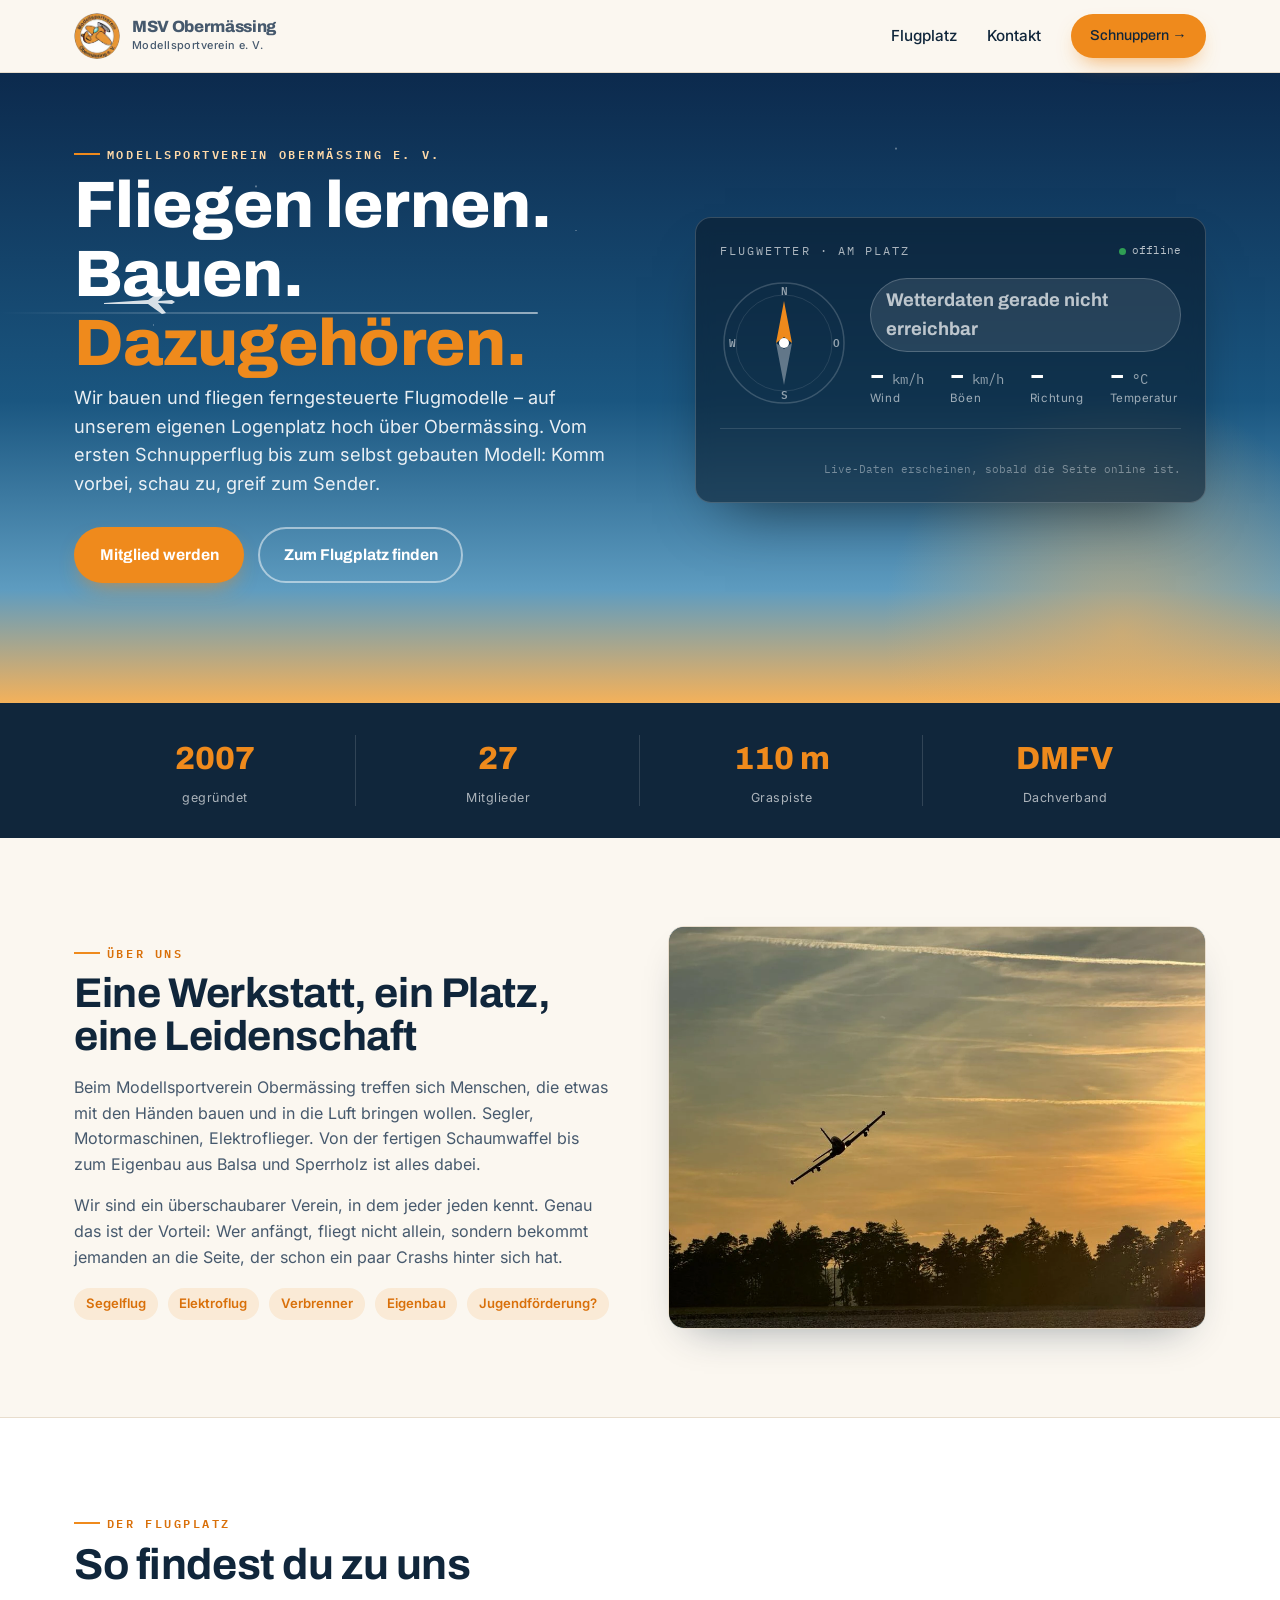
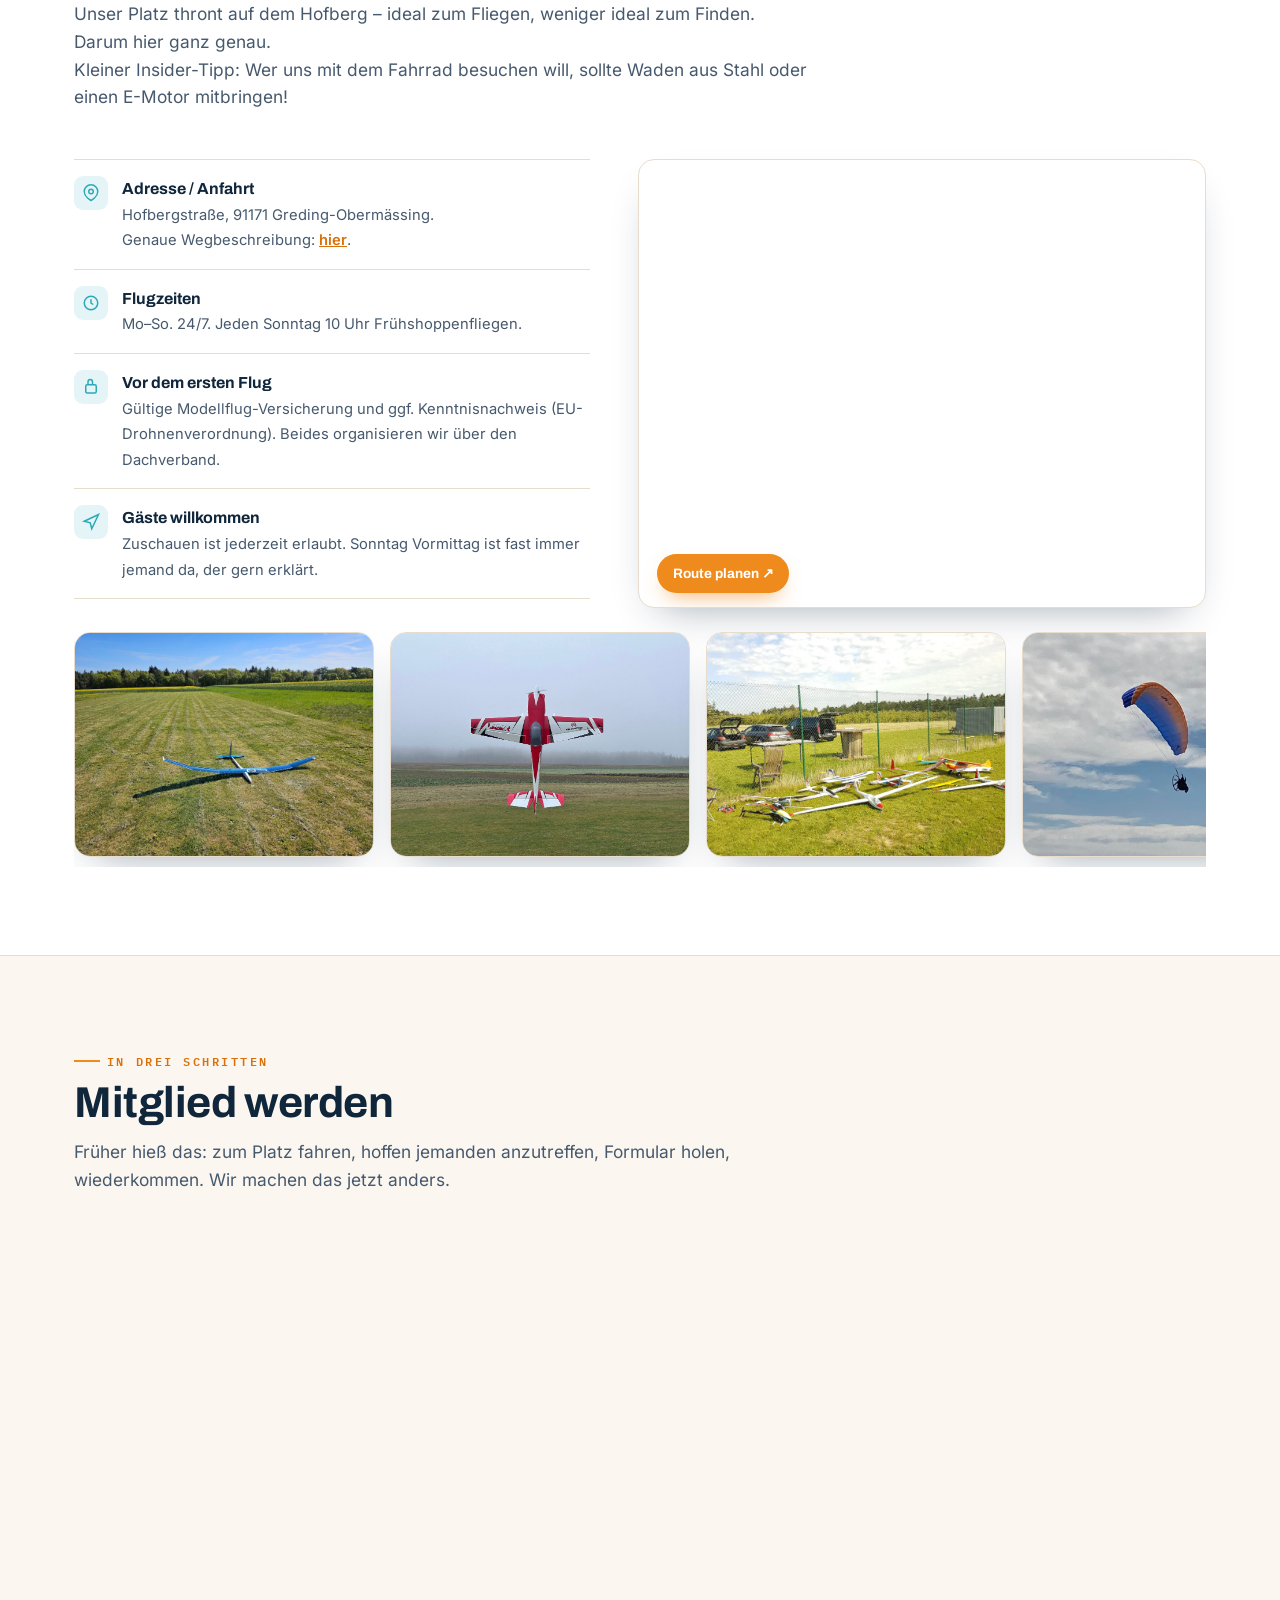
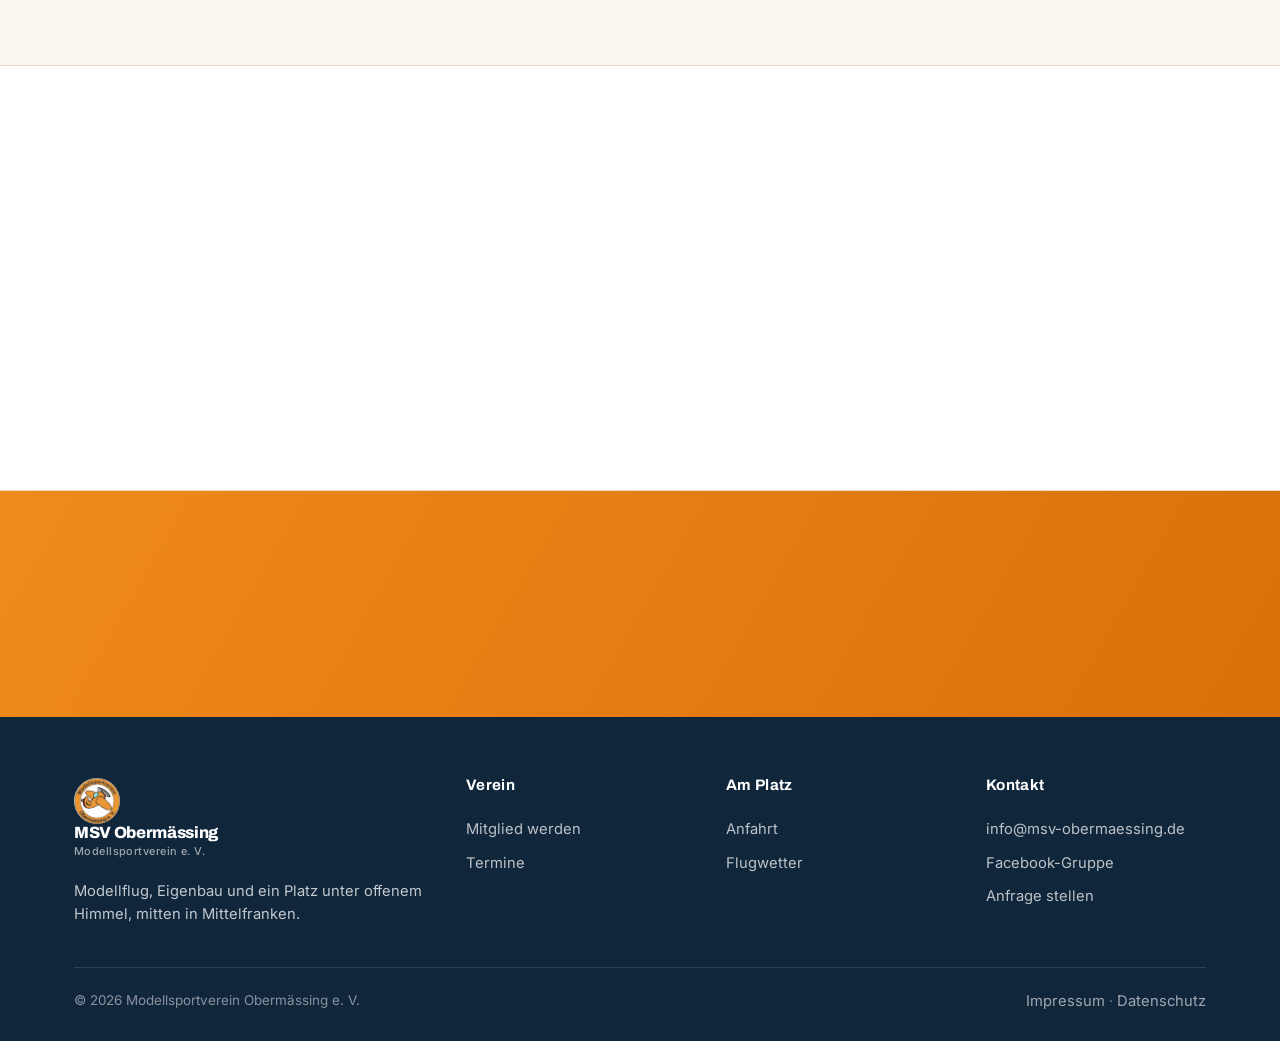
<file: index.html>
<!DOCTYPE html>
<html lang="de">
<head>
<!-- Schützt vor Suchmaschinen -->
<meta name="robots" content="noindex, nofollow">
<!-- -->
<meta charset="UTF-8">
<meta name="viewport" content="width=device-width, initial-scale=1.0">
<title>Modellsportverein Obermässing e. V. – Modellflug zum Anfassen</title>
<meta name="description" content="Der Modellsportverein Obermässing e. V. ist die Heimat für alle, die ferngesteuerte Flugmodelle bauen und fliegen. Eigener Flugplatz, Schnupperfliegen, Mitglied werden leicht gemacht.">

<!-- =================================================================
     SCHRIFTEN
     Display: Archivo (sportlich-technisch) · Text: Inter · Daten: IBM Plex Mono
     ================================================================= -->
<link rel="stylesheet" href="fonts.css">

<style>
/* =================================================================
   FARBEN & TOKENS  (alle aus dem Vereinslogo abgeleitet)
   ================================================================= */
:root{
  --sky-top:#0c2a4d;      /* tiefes Abendblau, oben */
  --sky-mid:#1a5680;
  --sky-low:#5e9cc0;      /* heller Himmel am Horizont */
  --horizon:#f4b15a;      /* warmer Horizontschein */
  --orange:#ef8a1c;       /* Logo-Orange */
  --orange-deep:#d9700a;
  --teal:#2ba9b8;         /* Kanzel-Türkis aus dem Logo */
  --ink:#10263b;          /* fast-Marineblau, Fließtext */
  --ink-soft:#46596d;
  --paper:#fbf7f0;        /* warmes Weiß, Hintergrund */
  --cloud:#ffffff;
  --line:#e8ddcd;         /* Haarlinie */
  --good:#2f9e54;
  --warn:#e0982a;
  --bad:#d6483b;

  --maxw:1180px;
  --r:16px;               /* Eckenradius */
  --shadow:0 18px 40px -22px rgba(16,38,59,.45);
}

*{box-sizing:border-box;margin:0;padding:0}
html{scroll-behavior:smooth}
body{
  font-family:"Inter",system-ui,sans-serif;
  color:var(--ink);
  background:var(--paper);
  line-height:1.6;
  -webkit-font-smoothing:antialiased;
}
h1,h2,h3,.display{font-family:"Archivo",sans-serif;line-height:1.05;letter-spacing:-.01em}
a{color:inherit}
img{max-width:100%;display:block}
.mono{font-family:"IBM Plex Mono",monospace}

.wrap{max-width:var(--maxw);margin-inline:auto;padding-inline:24px}

/* Eyebrow / kleine Label-Zeile über Überschriften */
.eyebrow{
  font-family:"IBM Plex Mono",monospace;
  font-size:.72rem;letter-spacing:.22em;text-transform:uppercase;
  color:var(--orange-deep);font-weight:600;
  display:inline-flex;align-items:center;gap:.6em;
}
.eyebrow::before{content:"";width:26px;height:2px;background:var(--orange);display:inline-block}

/* Buttons */
.btn{
  display:inline-flex;align-items:center;gap:.5em;
  font-family:"Archivo",sans-serif;font-weight:700;font-size:.98rem;
  padding:.85em 1.5em;border-radius:999px;text-decoration:none;
  border:2px solid transparent;cursor:pointer;transition:transform .15s ease, box-shadow .15s ease, background .15s ease;
}
.btn-primary{background:var(--orange);color:#fff;box-shadow:0 10px 22px -10px rgba(239,138,28,.8)}
.btn-primary:hover{background:var(--orange-deep);transform:translateY(-2px)}
.btn-ghost{background:transparent;color:#fff;border-color:rgba(255,255,255,.5)}
.btn-ghost:hover{border-color:#fff;background:rgba(255,255,255,.1)}
.btn-dark{background:var(--ink);color:#fff}
.btn-dark:hover{background:#0a1a29;transform:translateY(-2px)}

/* =================================================================
   KOPFZEILE / NAVIGATION
   ================================================================= */
.site-header{
  position:sticky;top:0;z-index:50;
  background:var(--paper);            /* solide, kein Blur -> keine Kompositions-Artefakte */
  border-bottom:1px solid var(--line);
}
.nav{display:flex;align-items:center;justify-content:space-between;height:72px}
.brand{display:flex;align-items:center;gap:12px;text-decoration:none}
.brand img{width:46px;height:46px;border-radius:50%;object-fit:cover}
.brand .fallback-logo{
  width:46px;height:46px;border-radius:50%;background:var(--orange);
  display:grid;place-items:center;color:#fff;font-family:"Archivo";font-weight:800;font-size:1.1rem;
}
.brand b{font-family:"Archivo";font-weight:800;font-size:1.02rem;letter-spacing:-.02em;line-height:1.05}
.brand span{display:block;font-size:.68rem;color:var(--ink-soft);font-weight:500;letter-spacing:.04em}
.nav-links{display:flex;align-items:center;gap:30px;list-style:none}
.nav-links a{text-decoration:none;font-weight:500;font-size:.95rem;color:var(--ink);transition:color .15s}
.nav-links a:hover{color:var(--orange-deep)}
.nav .btn{padding:.6em 1.2em;font-size:.9rem}
.nav-toggle{display:none;background:none;border:0;cursor:pointer;padding:8px}
.nav-toggle span{display:block;width:24px;height:2px;background:var(--ink);margin:5px 0;transition:.2s}

/* =================================================================
   HERO – der Himmel
   ================================================================= */
.hero{
  position:relative;overflow:hidden;
  background:linear-gradient(180deg,var(--sky-top) 0%,var(--sky-mid) 52%,var(--sky-low) 82%,var(--horizon) 100%);
  color:#fff;
  padding-top:64px;padding-bottom:120px;
}
/* Sonne / warmer Schein unten rechts */
.hero::before{
  content:"";position:absolute;right:-8%;bottom:-30%;width:520px;height:520px;
  background:radial-gradient(circle,rgba(244,177,90,.55),rgba(244,177,90,0) 65%);
  pointer-events:none;
}
/* feine Sterne oben */
.hero::after{
  content:"";position:absolute;inset:0;pointer-events:none;opacity:.5;
  background-image:radial-gradient(1.5px 1.5px at 20% 18%,#fff,transparent),
                   radial-gradient(1.5px 1.5px at 70% 12%,#fff,transparent),
                   radial-gradient(1px 1px at 45% 25%,#fff,transparent),
                   radial-gradient(1px 1px at 88% 30%,#fff,transparent),
                   radial-gradient(1px 1px at 12% 40%,#fff,transparent);
}
.hero .wrap{position:relative;z-index:2;display:grid;grid-template-columns:1.05fr .95fr;gap:56px;align-items:center}

.hero-copy h1{font-size:clamp(2.5rem,5.2vw,4.1rem);font-weight:800;margin:.5rem 0 .3rem}
.hero-copy h1 .accent{color:var(--orange);}
.hero-copy .lead{font-size:1.13rem;color:rgba(255,255,255,.9);max-width:30em;margin-bottom:1.8rem}
.hero-cta{display:flex;gap:14px;flex-wrap:wrap}
.hero .eyebrow{color:#ffd9a8}
.hero .eyebrow::before{background:var(--orange)}

/* kleine Flieger-Silhouette mit Kondensstreifen */
.plane{position:absolute;left:8%;top:34%;z-index:1;opacity:.9}
.contrail{position:absolute;left:0;top:38%;height:2px;width:42%;z-index:0;
  background:linear-gradient(90deg,transparent,rgba(255,255,255,.55));border-radius:2px}

/* =================================================================
   SIGNATURE: FLUGWETTER-COCKPIT
   ================================================================= */
.cockpit{
  background:rgba(8,22,38,.55);
  border:1px solid rgba(255,255,255,.18);
  border-radius:var(--r);
  padding:24px;
  backdrop-filter:blur(8px);
  box-shadow:0 30px 60px -30px rgba(0,0,0,.6);
}
.cockpit-head{display:flex;align-items:center;justify-content:space-between;margin-bottom:18px}
.cockpit-head .ttl{font-family:"IBM Plex Mono";font-size:.72rem;letter-spacing:.18em;text-transform:uppercase;color:rgba(255,255,255,.65)}
.live-dot{display:inline-flex;align-items:center;gap:6px;font-family:"IBM Plex Mono";font-size:.7rem;color:rgba(255,255,255,.7)}
.live-dot i{width:7px;height:7px;border-radius:50%;background:var(--good);box-shadow:0 0 0 0 rgba(47,158,84,.6);animation:pulse 2s infinite}
@keyframes pulse{0%{box-shadow:0 0 0 0 rgba(47,158,84,.6)}70%{box-shadow:0 0 0 8px rgba(47,158,84,0)}100%{box-shadow:0 0 0 0 rgba(47,158,84,0)}}

.gauge{display:grid;grid-template-columns:128px 1fr;gap:22px;align-items:center}
/* Windrose */
.compass{position:relative;width:128px;height:128px}
.compass svg{width:100%;height:100%}
.needle{transform-origin:64px 64px;transition:transform 1.1s cubic-bezier(.2,.8,.2,1)}
.compass .lbl{fill:rgba(255,255,255,.55);font-family:"IBM Plex Mono";font-size:11px;font-weight:600}

.readout .verdict{
  display:inline-flex;align-items:center;gap:.5em;font-family:"Archivo";font-weight:700;font-size:1.15rem;
  padding:.35em .8em;border-radius:999px;margin-bottom:.6rem;
}
.readout .verdict.good{background:rgba(47,158,84,.18);color:#7fe3a3;border:1px solid rgba(47,158,84,.5)}
.readout .verdict.warn{background:rgba(224,152,42,.18);color:#ffce85;border:1px solid rgba(224,152,42,.5)}
.readout .verdict.bad{background:rgba(214,72,59,.18);color:#ff9b91;border:1px solid rgba(214,72,59,.5)}
.readout .verdict.idle{background:rgba(255,255,255,.1);color:rgba(255,255,255,.7);border:1px solid rgba(255,255,255,.2)}

.metrics{display:flex;gap:26px;flex-wrap:wrap}
.metric .v{font-family:"IBM Plex Mono";font-weight:600;font-size:1.5rem;color:#fff;line-height:1}
.metric .v small{font-size:.85rem;color:rgba(255,255,255,.55);font-weight:400}
.metric .k{font-size:.72rem;color:rgba(255,255,255,.6);letter-spacing:.05em;margin-top:3px}

/* Mini-Vorschau nächste Stunden */
.hours{display:flex;gap:10px;margin-top:20px;padding-top:18px;border-top:1px solid rgba(255,255,255,.12)}
.hours .h{flex:1;text-align:center}
.hours .h .bar{height:46px;display:flex;align-items:flex-end;justify-content:center;margin-bottom:6px}
.hours .h .bar i{width:8px;background:linear-gradient(180deg,var(--teal),#1a7a86);border-radius:4px;display:block;transition:height .6s ease}
.hours .h .t{font-family:"IBM Plex Mono";font-size:.66rem;color:rgba(255,255,255,.6)}
.hours .h .s{font-family:"IBM Plex Mono";font-size:.72rem;color:#fff;font-weight:600}
.cockpit-foot{font-family:"IBM Plex Mono";font-size:.66rem;color:rgba(255,255,255,.4);margin-top:14px;text-align:right}

/* =================================================================
   INSTRUMENTEN-STREIFEN (Eckdaten)
   ================================================================= */
.strip{background:var(--ink);color:#fff}
.strip .wrap{display:grid;grid-template-columns:repeat(4,1fr);gap:1px;padding-block:0}
.strip .cell{padding:30px 8px;text-align:center;position:relative}
.strip .cell:not(:last-child)::after{content:"";position:absolute;right:0;top:24%;height:52%;width:1px;background:rgba(255,255,255,.14)}
.strip .v{font-family:"Archivo";font-weight:800;font-size:2rem;color:var(--orange)}
.strip .k{font-size:.78rem;color:rgba(255,255,255,.65);letter-spacing:.04em;margin-top:4px}

/* =================================================================
   ABSCHNITTE allgemein
   ================================================================= */
.section{padding-block:88px}
.section-head{max-width:46em;margin-bottom:48px}
.section-head h2{font-size:clamp(1.9rem,3.6vw,2.7rem);font-weight:700;margin:.6rem 0 .8rem}
.section-head p{color:var(--ink-soft);font-size:1.08rem}

/* MITGLIED WERDEN – 3 Schritte (echte Reihenfolge → Nummern sind gerechtfertigt) */
.steps{display:grid;grid-template-columns:repeat(3,1fr);gap:24px}
.step{background:var(--cloud);border:1px solid var(--line);border-radius:var(--r);padding:30px;position:relative;overflow:hidden}
.step .num{font-family:"Archivo";font-weight:800;font-size:3.4rem;color:var(--orange);opacity:.22;line-height:1;position:absolute;top:14px;right:22px}
.step h3{font-size:1.25rem;margin:0 0 .5rem;position:relative}
.step p{color:var(--ink-soft);font-size:.96rem;position:relative}
.step .icon{width:42px;height:42px;border-radius:12px;background:rgba(43,169,184,.12);display:grid;place-items:center;margin-bottom:16px;color:var(--teal)}
.steps-cta{margin-top:32px;display:flex;gap:14px;flex-wrap:wrap;align-items:center}
.steps-note{color:var(--ink-soft);font-size:.9rem}

/* ÜBER UNS */
.about{display:grid;grid-template-columns:1fr 1fr;gap:56px;align-items:center}
.about .photo{aspect-ratio:4/3;border-radius:var(--r);background:
   linear-gradient(135deg,var(--sky-mid),var(--sky-low));
   display:grid;place-items:center;color:rgba(255,255,255,.85);text-align:center;
   border:1px solid var(--line);overflow:hidden;box-shadow:var(--shadow)}
.about .photo .ph{font-family:"IBM Plex Mono";font-size:.8rem;letter-spacing:.1em;padding:20px}
.about h2{font-size:clamp(1.9rem,3.6vw,2.6rem);margin:.6rem 0 1rem}
.about p{color:var(--ink-soft);margin-bottom:1rem}
.tags{display:flex;gap:10px;flex-wrap:wrap;margin-top:18px}
.tag{font-size:.82rem;font-weight:600;padding:.4em .9em;border-radius:999px;background:rgba(239,138,28,.12);color:var(--orange-deep)}

/* FLUGPLATZ + KARTE */
.field{display:grid;grid-template-columns:1fr 1.1fr;gap:48px;align-items:start}
.field-info .rule{display:flex;gap:14px;padding:16px 0;border-bottom:1px solid var(--line)}
.field-info .rule:first-of-type{border-top:1px solid var(--line)}
.field-info .rule .ic{flex:0 0 auto;width:34px;height:34px;border-radius:9px;background:rgba(43,169,184,.12);display:grid;place-items:center;color:var(--teal)}
.field-info .rule b{display:block;font-family:"Archivo";font-size:1rem}
.field-info .rule span{font-size:.92rem;color:var(--ink-soft)}
.map-card{border-radius:var(--r);overflow:hidden;border:1px solid var(--line);box-shadow:var(--shadow);background:var(--cloud)}
.map-card iframe{width:100%;height:380px;border:0;display:block}
.map-card .map-foot{padding:14px 18px;display:flex;justify-content:space-between;align-items:center;gap:12px;flex-wrap:wrap}
.map-card .map-foot span{font-size:.86rem;color:var(--ink-soft)}

/* TERMINE */
.events{display:grid;grid-template-columns:repeat(3,1fr);gap:20px}
.event{background:var(--cloud);border:1px solid var(--line);border-radius:var(--r);padding:24px;display:flex;gap:18px;align-items:flex-start}
.event .date{flex:0 0 auto;text-align:center;background:var(--ink);color:#fff;border-radius:12px;padding:10px 14px;min-width:64px}
.event .date .d{font-family:"Archivo";font-weight:800;font-size:1.5rem;line-height:1}
.event .date .m{font-family:"IBM Plex Mono";font-size:.7rem;letter-spacing:.1em;text-transform:uppercase;color:var(--orange)}
.event h3{font-size:1.1rem;margin-bottom:.3rem}
.event p{font-size:.9rem;color:var(--ink-soft)}

/* CTA-BAND */
.band{background:linear-gradient(120deg,var(--orange),var(--orange-deep));color:#fff}
.band .wrap{padding-block:64px;display:flex;align-items:center;justify-content:space-between;gap:32px;flex-wrap:wrap}
.band h2{font-size:clamp(1.7rem,3.4vw,2.4rem)}
.band p{color:rgba(255,255,255,.92);max-width:32em;margin-top:.4rem}

/* FUSSZEILE */
.footer{background:var(--ink);color:rgba(255,255,255,.75);padding-block:56px 28px}
.footer .grid{display:grid;grid-template-columns:1.6fr 1fr 1fr 1fr;gap:40px;margin-bottom:40px}
.footer h4{font-family:"Archivo";color:#fff;font-size:.95rem;margin-bottom:16px;letter-spacing:.02em}
.footer a{text-decoration:none;color:rgba(255,255,255,.72);font-size:.92rem;display:block;padding:5px 0;transition:color .15s}
.footer a:hover{color:var(--orange)}
.footer .foot-brand p{font-size:.92rem;margin-top:14px;max-width:26em}
.footer .foot-brand .brand b{color:#fff}
.footer .foot-brand .brand span{color:rgba(255,255,255,.6)}
.footer .legal{border-top:1px solid rgba(255,255,255,.12);padding-top:22px;display:flex;justify-content:space-between;gap:16px;flex-wrap:wrap;font-size:.84rem;color:rgba(255,255,255,.5)}
.footer .legal a{display:inline;color:rgba(255,255,255,.6)}

/* =================================================================
   Galerie
   ================================================================= */
.gallery{
  display:flex;
  gap:16px;
  overflow-x:auto;              /* zu breit → seitlich scrollen statt umbrechen */
  scroll-snap-type:x mandatory; /* rastet sauber an den Bildern ein */
  padding-bottom:10px;          /* Luft für Scrollleiste + Schatten */
}
.gallery figure{
  margin:0;
  flex:0 0 clamp(200px, 72vw, 300px);  /* feste Breite → bricht nie um */
  aspect-ratio:4/3;
  border-radius:var(--r);
  overflow:hidden;
  border:1px solid var(--line);
  box-shadow:var(--shadow);
  scroll-snap-align:start;
}
.gallery figure img{width:100%;height:100%;object-fit:cover}

.gallery{cursor:grab}                                  /* Greif-Hand als Hinweis */
.gallery.dragging{cursor:grabbing;scroll-snap-type:none}/* während des Ziehens: Faust + flüssig */
.gallery img{user-select:none;-webkit-user-drag:none}  /* Bild nicht versehentlich "aufheben" */

/* =================================================================
   SCROLL-REVEAL & RESPONSIVE
   ================================================================= */
.reveal{opacity:0;transform:translateY(22px);transition:opacity .7s ease, transform .7s ease}
.reveal.in{opacity:1;transform:none}

/* Deko-Flieger + Kondensstreifen nur dort zeigen, wo Platz ist,
   sonst überlappen sie bei schmalen/erzwungenen Desktop-Ansichten den Titel */
@media (max-width:1080px){
  .plane,.contrail{display:none}
}
@media (max-width:920px){
  .hero .wrap{grid-template-columns:1fr;gap:40px}
  .about,.field{grid-template-columns:1fr;gap:32px}
  .strip .wrap{grid-template-columns:repeat(2,1fr)}
  .strip .cell:nth-child(2)::after{display:none}
  .steps,.events{grid-template-columns:1fr}
  .footer .grid{grid-template-columns:1fr 1fr}
}
@media (max-width:680px){
  /* Kopfzeile auf dem Handy deckend -> kein Durchscheinen/Ghosting mehr */
  .nav-links{
    position:fixed;top:72px;left:0;right:0;
    background:var(--paper);
    flex-direction:column;gap:0;align-items:stretch;
    padding:8px 24px 24px;
    border-top:1px solid var(--line);
    max-height:calc(100dvh - 72px);overflow-y:auto;
    /* kein transform -> keine Kompositions-Ebene -> saubere Linien */
    opacity:0;visibility:hidden;pointer-events:none;
    transition:opacity .2s ease, visibility .2s ease}
  .nav-links.open{opacity:1;visibility:visible;pointer-events:auto}
  .nav-links a{padding:14px 0}
  .nav-links .btn{margin-top:12px;justify-content:center}
  .nav-toggle{display:block}
  .hero{padding-bottom:80px}
  .gauge{grid-template-columns:1fr;justify-items:center;text-align:center}
  .metrics{justify-content:center}
  .footer .grid{grid-template-columns:1fr}
}
@media (prefers-reduced-motion:reduce){
  *{animation:none!important;transition:none!important;scroll-behavior:auto!important}
  .reveal{opacity:1;transform:none}
}
:focus-visible{outline:3px solid var(--teal);outline-offset:2px;border-radius:4px}
</style>
</head>
<body>

<!-- ============================ HEADER ============================ -->
<header class="site-header">
  <div class="wrap nav">
    <a class="brand" href="#top" aria-label="Modellsportverein Obermässing – Startseite">
      <img src="logo.webp" alt="Vereinslogo" onerror="this.replaceWith(Object.assign(document.createElement('div'),{className:'fallback-logo',textContent:'MSV'}))">
      <span><b>MSV Obermässing</b><span>Modellsportverein e.&nbsp;V.</span></span>
    </a>
    <nav>
      <ul class="nav-links" id="navlinks">
        <!-- <li><a href="#verein">Verein</a></li> -->
        <li><a href="flugplatz.html">Flugplatz</a></li>
        <!-- <li><a href="#termine">Termine</a></li> -->
        <li><a href="kontakt.html">Kontakt</a></li>
        <li><a class="btn btn-primary" href="mitglied-werden.html">Schnuppern&nbsp;→</a></li>
      </ul>
    </nav>
    <button class="nav-toggle" id="navtoggle" aria-label="Menü öffnen" aria-expanded="false">
      <span></span><span></span><span></span>
    </button>
  </div>
</header>

<!-- ============================= HERO ============================= -->
<main id="top">
<section class="hero">
  <!-- Kondensstreifen + Flieger-Silhouette -->
  <div class="contrail" aria-hidden="true"></div>
  <svg class="plane" width="74" height="30" viewBox="0 0 74 30" aria-hidden="true">
    <path d="M2 16 L46 13 L60 4 L64 5 L56 14 L70 13 L73 15 L70 17 L56 16 L64 26 L60 27 L46 17 L2 17 Z" fill="#ffffff" opacity=".92"/>
  </svg>

  <div class="wrap">
    <div class="hero-copy reveal">
      <span class="eyebrow">Modellsportverein Obermässing&nbsp;e.&nbsp;V.</span>
      <h1>Fliegen lernen.<br>Bauen.<br><span class="accent">Dazugehören.</span></h1>
      <p class="lead">Wir bauen und fliegen ferngesteuerte Flugmodelle – auf unserem eigenen Logenplatz hoch über Obermässing. Vom ersten Schnupperflug bis zum selbst gebauten Modell: Komm vorbei, schau zu, greif zum Sender.</p>
      <div class="hero-cta">
        <a class="btn btn-primary" href="mitglied-werden.html">Mitglied werden</a>
        <a class="btn btn-ghost" href="flugplatz.html">Zum Flugplatz finden</a>
      </div>
    </div>

    <!-- ======= SIGNATURE: LIVE-FLUGWETTER ======= -->
    <div class="cockpit reveal" id="flugwetter" role="region" aria-label="Aktuelles Flugwetter am Platz">
      <div class="cockpit-head">
        <div class="ttl">Flugwetter · am Platz</div>
        <div class="live-dot"><i></i><span id="live-state">live</span></div>
      </div>

      <div class="gauge">
        <!-- Windrose -->
        <div class="compass" aria-hidden="true">
          <svg viewBox="0 0 128 128">
            <circle cx="64" cy="64" r="60" fill="none" stroke="rgba(255,255,255,.18)" stroke-width="1.5"/>
            <circle cx="64" cy="64" r="48" fill="none" stroke="rgba(255,255,255,.10)" stroke-width="1"/>
            <text class="lbl" x="64" y="16" text-anchor="middle">N</text>
            <text class="lbl" x="116" y="68" text-anchor="middle">O</text>
            <text class="lbl" x="64" y="120" text-anchor="middle">S</text>
            <text class="lbl" x="12" y="68" text-anchor="middle">W</text>
            <g class="needle" id="needle">
              <path d="M64 22 L72 64 L64 58 L56 64 Z" fill="var(--orange)"/>
              <path d="M64 106 L72 64 L64 70 L56 64 Z" fill="rgba(255,255,255,.35)"/>
            </g>
            <circle cx="64" cy="64" r="5" fill="#fff"/>
          </svg>
        </div>

        <div class="readout">
          <span class="verdict idle" id="verdict">Lade Wetterdaten …</span>
          <div class="metrics">
            <div class="metric"><div class="v" id="wind">–<small> km/h</small></div><div class="k">Wind</div></div>
            <div class="metric"><div class="v" id="gust">–<small> km/h</small></div><div class="k">Böen</div></div>
            <div class="metric"><div class="v" id="dir">–</div><div class="k">Richtung</div></div>
            <div class="metric"><div class="v" id="temp">–<small> °C</small></div><div class="k">Temperatur</div></div>
          </div>
        </div>
      </div>

      <!-- nächste Stunden -->
      <div class="hours" id="hours" aria-hidden="true"></div>
      <div class="cockpit-foot" id="wx-foot">Quelle: Open-Meteo</div>
    </div>
  </div>
</section>

<!-- ===================== ECKDATEN-STREIFEN ===================== -->
<section class="strip" aria-label="Verein in Zahlen">
  <div class="wrap">
    <div class="cell"><div class="v">2007</div><div class="k">gegründet</div></div>
    <div class="cell"><div class="v">27</div><div class="k">Mitglieder</div></div>
    <div class="cell"><div class="v">110&nbsp;m</div><div class="k">Graspiste</div></div>
    <div class="cell"><div class="v">DMFV</div><div class="k">Dachverband</div></div>
  </div>
</section>

<!-- ===================== ÜBER DEN VEREIN ===================== -->
<section class="section" id="verein">
  <div class="wrap about">
    <div class="reveal">
      <span class="eyebrow">Über uns</span>
      <h2>Eine Werkstatt, ein Platz, eine Leidenschaft</h2>
      <p>Beim Modellsportverein Obermässing treffen sich Menschen, die etwas mit den Händen bauen und in die Luft bringen wollen. Segler, Motormaschinen, Elektroflieger. Von der fertigen Schaumwaffel bis zum Eigenbau aus Balsa und Sperrholz ist alles dabei.</p>
      <p>Wir sind ein überschaubarer Verein, in dem jeder jeden kennt. Genau das ist der Vorteil: Wer anfängt, fliegt nicht allein, sondern bekommt jemanden an die Seite, der schon ein paar Crashs hinter sich hat.</p>
      <div class="tags">
        <span class="tag">Segelflug</span>
        <span class="tag">Elektroflug</span>
        <span class="tag">Verbrenner</span>
        <span class="tag">Eigenbau</span>
        <span class="tag">Jugendförderung?</span>
      </div>
    </div>
    <div class="photo reveal">
	  <img src="platz4.webp" alt="Ein wunderschönes Modellflugzeug am Hofberg" loading="lazy" style="max-width: 100%; height: auto; border-radius: 8px;">
    </div>
  </div>
</section>

<!-- ===================== FLUGPLATZ + KARTE ===================== -->
<section class="section" id="flugplatz" style="background:#fff;border-block:1px solid var(--line)">
  <div class="wrap">
    <div class="section-head reveal">
      <span class="eyebrow">Der Flugplatz</span>
      <h2>So findest du zu uns</h2>
      <p>Unser Platz thront auf dem Hofberg – ideal zum Fliegen, weniger ideal zum Finden. Darum hier ganz genau.</p>
      <p>Kleiner Insider-Tipp: Wer uns mit dem Fahrrad besuchen will, sollte Waden aus Stahl oder einen E-Motor mitbringen!</p>
    </div>

    <div class="field">
      <div class="field-info reveal">
        <div class="rule">
          <span class="ic" aria-hidden="true"><svg width="18" height="18" viewBox="0 0 24 24" fill="none" stroke="currentColor" stroke-width="2"><path d="M21 10c0 7-9 12-9 12s-9-5-9-12a9 9 0 0 1 18 0Z"/><circle cx="12" cy="10" r="3"/></svg></span>
          <div><b>Adresse / Anfahrt</b><span>Hofbergstraße, 91171 Greding-Obermässing.<br>Genaue Wegbeschreibung: <a href="flugplatz.html#anfahrt" style="color:var(--orange-deep);font-weight:600">hier</a>.</span></div>
        </div>
        <div class="rule">
          <span class="ic" aria-hidden="true"><svg width="18" height="18" viewBox="0 0 24 24" fill="none" stroke="currentColor" stroke-width="2"><circle cx="12" cy="12" r="9"/><path d="M12 7v5l3 2"/></svg></span>
          <div><b>Flugzeiten</b><span>Mo–So. 24/7. Jeden Sonntag 10 Uhr Frühshoppenfliegen.</span></div>
        </div>
        <div class="rule">
          <span class="ic" aria-hidden="true"><svg width="18" height="18" viewBox="0 0 24 24" fill="none" stroke="currentColor" stroke-width="2"><path d="M14 9V5a3 3 0 0 0-6 0v4"/><rect x="5" y="9" width="14" height="11" rx="2"/></svg></span>
          <div><b>Vor dem ersten Flug</b><span>Gültige Modellflug-Versicherung und ggf. Kenntnisnachweis (EU-Drohnenverordnung). Beides organisieren wir über den Dachverband.</span></div>
        </div>
        <div class="rule">
          <span class="ic" aria-hidden="true"><svg width="18" height="18" viewBox="0 0 24 24" fill="none" stroke="currentColor" stroke-width="2"><path d="M3 11l19-9-9 19-2-8-8-2Z"/></svg></span>
          <div><b>Gäste willkommen</b><span>Zuschauen ist jederzeit erlaubt. Sonntag Vormittag ist fast immer jemand da, der gern erklärt.</span></div>
        </div>
      </div>

      <div class="map-card reveal">
        <!-- OpenStreetMap-Einbettung: datenschutzfreundlich, kein API-Key. -->
        <iframe
          title="Karte: Flugplatz Obermässing"
          loading="lazy"
          src="https://www.openstreetmap.org/export/embed.html?bbox=11.254248619079592%2C49.112927908599254%2C11.325917243957521%2C49.13741730707913&amp;layer=mapnik&amp;marker=49.12517411964987%2C11.290082931518555">
        </iframe>
        <div class="map-foot">
          <a class="btn btn-primary" style="padding:.5em 1em;font-size:.85rem"
             href="https://www.openstreetmap.org/?mlat=49.1249064&mlon=11.2895809#map=15/49.1249064/11.2895809"
             target="_blank" rel="noopener">Route planen ↗</a>
        </div>
      </div>
    </div>
	
	<!-- Galerie direkt unter der Karte -->
	<div class="gallery reveal" style="margin-top:24px">
	  <figure><img src="platz.webp"  alt="Modell auf der Graspiste" loading="lazy"></figure>
      <figure><img src="galerie/1.jpg" alt="Blick über den Platz" loading="lazy"></figure>
	  <figure><img src="galerie/7.jpg" alt="Blick über den Platz" loading="lazy"></figure>
	  <figure><img src="galerie/3.jpg" alt="Blick über den Platz" loading="lazy"></figure>
	  <figure><img src="galerie/4.jpg" alt="Blick über den Platz" loading="lazy"></figure>
	  <figure><img src="galerie/5.jpg" alt="Blick über den Platz" loading="lazy"></figure>
	  <figure><img src="galerie/6.jpg" alt="Blick über den Platz" loading="lazy"></figure>
      <!-- weitere figure-Blöcke -->
    </div>
	
  </div>
</section>

<!-- ===================== MITGLIED WERDEN ===================== -->
<section class="section" id="mitglied">
  <div class="wrap">
    <div class="section-head reveal">
      <span class="eyebrow">In drei Schritten</span>
      <h2>Mitglied werden</h2>
      <p>Früher hieß das: zum Platz fahren, hoffen jemanden anzutreffen, Formular holen, wiederkommen. Wir machen das jetzt anders.</p>
    </div>

    <div class="steps">
      <div class="step reveal">
        <span class="num">1</span>
        <div class="icon" aria-hidden="true">
          <svg width="22" height="22" viewBox="0 0 24 24" fill="none" stroke="currentColor" stroke-width="2" stroke-linecap="round" stroke-linejoin="round"><path d="M4 4h16v16H4z"/><path d="m22 6-10 7L2 6"/></svg>
        </div>
        <h3>Melde dich</h3>
        <p>Schreib uns kurz per Formular oder E-Mail, wer du bist und ob du eher zuschauen oder selbst fliegen willst. Wir melden uns mit einem Termin.</p>
      </div>
      <div class="step reveal">
        <span class="num">2</span>
        <div class="icon" aria-hidden="true">
          <svg width="22" height="22" viewBox="0 0 24 24" fill="none" stroke="currentColor" stroke-width="2" stroke-linecap="round" stroke-linejoin="round"><path d="M12 2v6"/><path d="M5 8l14 0"/><path d="M4 22l8-14 8 14"/></svg>
        </div>
        <h3>Komm zum Schnuppern</h3>
        <p>An einem Flugtag zeigen wir dir den Platz, die Modelle und – wenn du magst – fliegst du mit einem Lehrer-Schüler-Sender selbst die ersten Runden.</p>
      </div>
      <div class="step reveal">
        <span class="num">3</span>
        <div class="icon" aria-hidden="true">
          <svg width="22" height="22" viewBox="0 0 24 24" fill="none" stroke="currentColor" stroke-width="2" stroke-linecap="round" stroke-linejoin="round"><path d="M20 6 9 17l-5-5"/></svg>
        </div>
        <h3>Flieg los</h3>
        <p>Aufnahmeantrag abgeben, Versicherung & Kenntnisnachweis laufen über den Verband. Danach gehört der Platz auch dir.</p>
      </div>
    </div>

    <div class="steps-cta reveal">
	  <!--- <a class="btn btn-dark" href="dokumente/aufnahmeantrag.pdf" download>Aufnahmeantrag herunterladen (PDF)</a> --->
	  <a class="btn btn-dark" href="mitglied-werden.html">Schritt für Schritt</a>
      <a class="btn btn-primary" href="kontakt.html">Jetzt anfragen</a>
      <span class="steps-note">Jugendliche unter 18 brauchen die Unterschrift eines Erziehungsberechtigten.</span>
    </div>
  </div>
</section>

<!-- ===================== TERMINE ===================== -->
<section class="section" id="termine" style="background:#fff;border-block:1px solid var(--line)">
  <div class="wrap">
    <div class="section-head reveal">
      <span class="eyebrow">Was ansteht</span>
      <h2>Termine &amp; Flugtage</h2>
      <!-- <p>Komm einfach vorbei – an diesen Tagen ist garantiert Betrieb am Platz.</p> -->
    </div>
    <div class="events">
      <div class="event reveal">
        <div class="date"><div class="d">21</div><div class="m">Dez</div></div>
        <div><h3>Adventsfliegen</h3><p>Mit Grillbratwurst und natürlich Glühwein.</p></div>
      </div>
      <div class="event reveal">
        <div class="date"><div class="d">21</div><div class="m">Jun</div></div>
        <div><h3>Schnupperfliegen</h3><p>Mitfliegen am Lehrer-Schüler-Sender.</p></div>
      </div>
      <div class="event reveal">
        <div class="date"><div class="d">13</div><div class="m">Sep</div></div>
        <div><h3>Vereinspokal</h3><p>Kategorie: Spektakulärster Crash.</p></div>
      </div>
    </div>
  </div>
</section>

<!-- ===================== CTA-BAND ===================== -->
<section class="band" id="kontakt">
  <div class="wrap">
    <div class="reveal">
      <h2>Neugierig geworden?</h2>
      <p>Schreib uns oder komm an einem Flugtag vorbei. Der erste Besuch kostet nichts außer ein bisschen Zeit und die Fahrt mitten ins Grüne.</p>
    </div>
    <div class="reveal" style="display:flex;gap:14px;flex-wrap:wrap">
      <a class="btn btn-dark" href="kontakt.html">E-Mail schreiben</a>
      <a class="btn btn-ghost" href="https://www.facebook.com/MSVObermaessing/?locale=de_DE">Zur Facebook-Gruppe</a>
    </div>
  </div>
</section>
</main>

<!-- ===================== FUSSZEILE ===================== -->
<footer class="footer">
  <div class="wrap">
    <div class="grid">
      <div class="foot-brand">
        <a class="brand" href="#top">
          <img src="logo.webp" alt="" onerror="this.replaceWith(Object.assign(document.createElement('div'),{className:'fallback-logo',textContent:'MSV'}))">
          <span><b>MSV Obermässing</b><span>Modellsportverein e.&nbsp;V.</span></span>
        </a>
        <p>Modellflug, Eigenbau und ein Platz unter offenem Himmel, mitten in Mittelfranken.</p>
      </div>
      <div>
        <h4>Verein</h4>
        <!-- <a href="#verein">Über uns</a> -->
        <a href="mitglied-werden.html">Mitglied werden</a>
        <a href="#termine">Termine</a>
        <!-- <a href="#" data-placeholder>Vorstand</a> -->
      </div>
      <div>
        <h4>Am Platz</h4>
        <a href="flugplatz.html#anfahrt">Anfahrt</a>
        <!-- <a href="#" data-placeholder>Platzordnung</a> -->
        <a href="flugplatz.html#flugwetter">Flugwetter</a>
        <!-- <a href="#" data-placeholder>Sicherheit</a> -->
      </div>
      <div>
        <h4>Kontakt</h4>
        <a href="mailto:info@msv-obermaessing.de">info@msv-obermaessing.de</a>
        <a href="https://www.facebook.com/MSVObermaessing/?locale=de_DE">Facebook-Gruppe</a>
        <a href="kontakt.html">Anfrage stellen</a>
      </div>
    </div>
    <div class="legal">
      <span>© <span id="year"></span> Modellsportverein Obermässing e.&nbsp;V.</span>
      <span>
        <a href="impressum.html">Impressum</a> ·
        <a href="datenschutz.html">Datenschutz</a>
      </span>
    </div>
  </div>
</footer>

<script>
/* =================================================================
   1) FLUGPLATZ-KOORDINATEN  ←  HIER DEN ECHTEN PLATZ EINTRAGEN
   ================================================================= */
const FELD = { lat: 49.1249064, lon: 11.2895809 };   // Obermässing (Näherung)

/* Schwellenwerte für die Flug-Ampel – bei Bedarf anpassen (km/h, Böen).
   Kleine Schaum-/Segelmodelle vertragen weniger als große Maschinen. */
const AMPEL = { gut: 18, grenz: 30 };

/* =================================================================
   2) LIVE-FLUGWETTER von Open-Meteo (kostenlos, ohne API-Key)
   ================================================================= */
function gradZuRichtung(d){
  const r=["N","NO","O","SO","S","SW","W","NW"];
  return r[Math.round(d/45)%8];
}

async function ladeFlugwetter(){
  const url = `https://api.open-meteo.com/v1/forecast`
    + `?latitude=${FELD.lat}&longitude=${FELD.lon}`
    + `&current=temperature_2m,wind_speed_10m,wind_gusts_10m,wind_direction_10m,weather_code`
    + `&hourly=wind_speed_10m,wind_gusts_10m`
    + `&wind_speed_unit=kmh&timezone=auto&forecast_days=2`;
  try{
    const r = await fetch(url);
    if(!r.ok) throw new Error("HTTP "+r.status);
    const d = await r.json();
    const c = d.current;
    const wind = Math.round(c.wind_speed_10m);
    const gust = Math.round(c.wind_gusts_10m);
    const dir  = Math.round(c.wind_direction_10m);
    const temp = Math.round(c.temperature_2m);

    // Werte setzen
    document.getElementById("wind").innerHTML = wind + '<small> km/h</small>';
    document.getElementById("gust").innerHTML = gust + '<small> km/h</small>';
    document.getElementById("dir").textContent  = gradZuRichtung(dir) + " " + dir + "°";
    document.getElementById("temp").innerHTML = temp + '<small> °C</small>';

    // Windrose drehen (Pfeil zeigt, woher der Wind kommt)
    document.getElementById("needle").style.transform = `rotate(${dir}deg)`;

    // Ampel
    const v = document.getElementById("verdict");
    v.classList.remove("idle","good","warn","bad");
    if(gust <= AMPEL.gut){ v.className="verdict good"; v.textContent="Flugtauglich"; }
    else if(gust <= AMPEL.grenz){ v.className="verdict warn"; v.textContent="Grenzwertig – für Geübte"; }
    else { v.className="verdict bad"; v.textContent="Heute lieber Hangar"; }

    // nächste Stunden (ab jetzt, 6 Schritte)
    const now = new Date();
    const hrs = d.hourly.time;
    let start = hrs.findIndex(t => new Date(t) >= now);
    if(start < 0) start = 0;
    const box = document.getElementById("hours");
    const STEP = 2;       // 2-Stunden-Schritte (für grobe Tagesplanung)
    const BALKEN = 6;     // immer 6 Balken anzeigen
    const slice = [];
    for(let k=0; k<BALKEN; k++){
      const i = start + k*STEP;
      if(i < hrs.length) slice.push(i);
    }
    const maxG = Math.max(...slice.map(i=>d.hourly.wind_gusts_10m[i]),1);
    box.innerHTML = slice.map(i=>{
      const g = Math.round(d.hourly.wind_gusts_10m[i]);
      const h = new Date(hrs[i]).getHours();
      const ph = Math.max(8, Math.round(g/maxG*46));
      return `<div class="h"><div class="bar"><i style="height:${ph}px"></i></div>`
           + `<div class="s">${g}</div><div class="t">${String(h).padStart(2,"0")}h</div></div>`;
    }).join("");

    document.getElementById("live-state").textContent = "live";
    document.getElementById("wx-foot").textContent =
      "Böen in km/h · Quelle: Open-Meteo · " + new Date().toLocaleTimeString("de-DE",{hour:"2-digit",minute:"2-digit"});
  }catch(err){
    // Sanfter Rückfall, falls keine Verbindung (z.B. in der Vorschau)
    const v = document.getElementById("verdict");
    v.className = "verdict idle";
    v.textContent = "Wetterdaten gerade nicht erreichbar";
    document.getElementById("live-state").textContent = "offline";
    document.getElementById("wx-foot").textContent = "Live-Daten erscheinen, sobald die Seite online ist.";
  }
}
ladeFlugwetter();

/* =================================================================
   3) Mobiles Menü
   ================================================================= */
const toggle = document.getElementById("navtoggle");
const links  = document.getElementById("navlinks");
toggle.addEventListener("click", ()=>{
  const open = links.classList.toggle("open");
  toggle.setAttribute("aria-expanded", open);
});
links.querySelectorAll("a").forEach(a=>a.addEventListener("click",()=>links.classList.remove("open")));

/* =================================================================
   4) Scroll-Reveal
   ================================================================= */
const io = new IntersectionObserver((entries)=>{
  entries.forEach(e=>{ if(e.isIntersecting){ e.target.classList.add("in"); io.unobserve(e.target); } });
},{threshold:.12});
document.querySelectorAll(".reveal").forEach(el=>io.observe(el));

/* Jahr in der Fußzeile */
document.getElementById("year").textContent = new Date().getFullYear();

/* Platzhalter-Links abfangen, damit nichts ins Leere klickt */
document.querySelectorAll('[data-placeholder]').forEach(a=>{
  a.addEventListener("click",e=>{ e.preventDefault();
    a.dataset.note || (a.dataset.note="1");
  });
});

/* =================================================================
   5) Galerie: mit der Maus ziehen (Klicken + Halten + schieben)
   ================================================================= */
document.querySelectorAll('.gallery').forEach(strip=>{
  let isDown = false;   // Maustaste gerade gedrückt?
  let startX;           // Mausposition im Moment des Drückens
  let startScroll;      // Scroll-Stand im Moment des Drückens

  strip.addEventListener('mousedown', e=>{
    isDown = true;
    strip.classList.add('dragging');
    startX = e.pageX;
    startScroll = strip.scrollLeft;
    e.preventDefault();                  // kein Text/Bild markieren
  });

  // Loslassen ODER Maus verlässt den Streifen -> Ziehen beenden
  ['mouseup','mouseleave'].forEach(ev=>
    strip.addEventListener(ev, ()=>{ isDown=false; strip.classList.remove('dragging'); })
  );

  strip.addEventListener('mousemove', e=>{
    if(!isDown) return;
    const weg = e.pageX - startX;          // wie weit hat die Maus sich bewegt
    strip.scrollLeft = startScroll - weg;  // Streifen entgegengesetzt mitschieben
  });
});
</script>
</body>
</html>
</file>
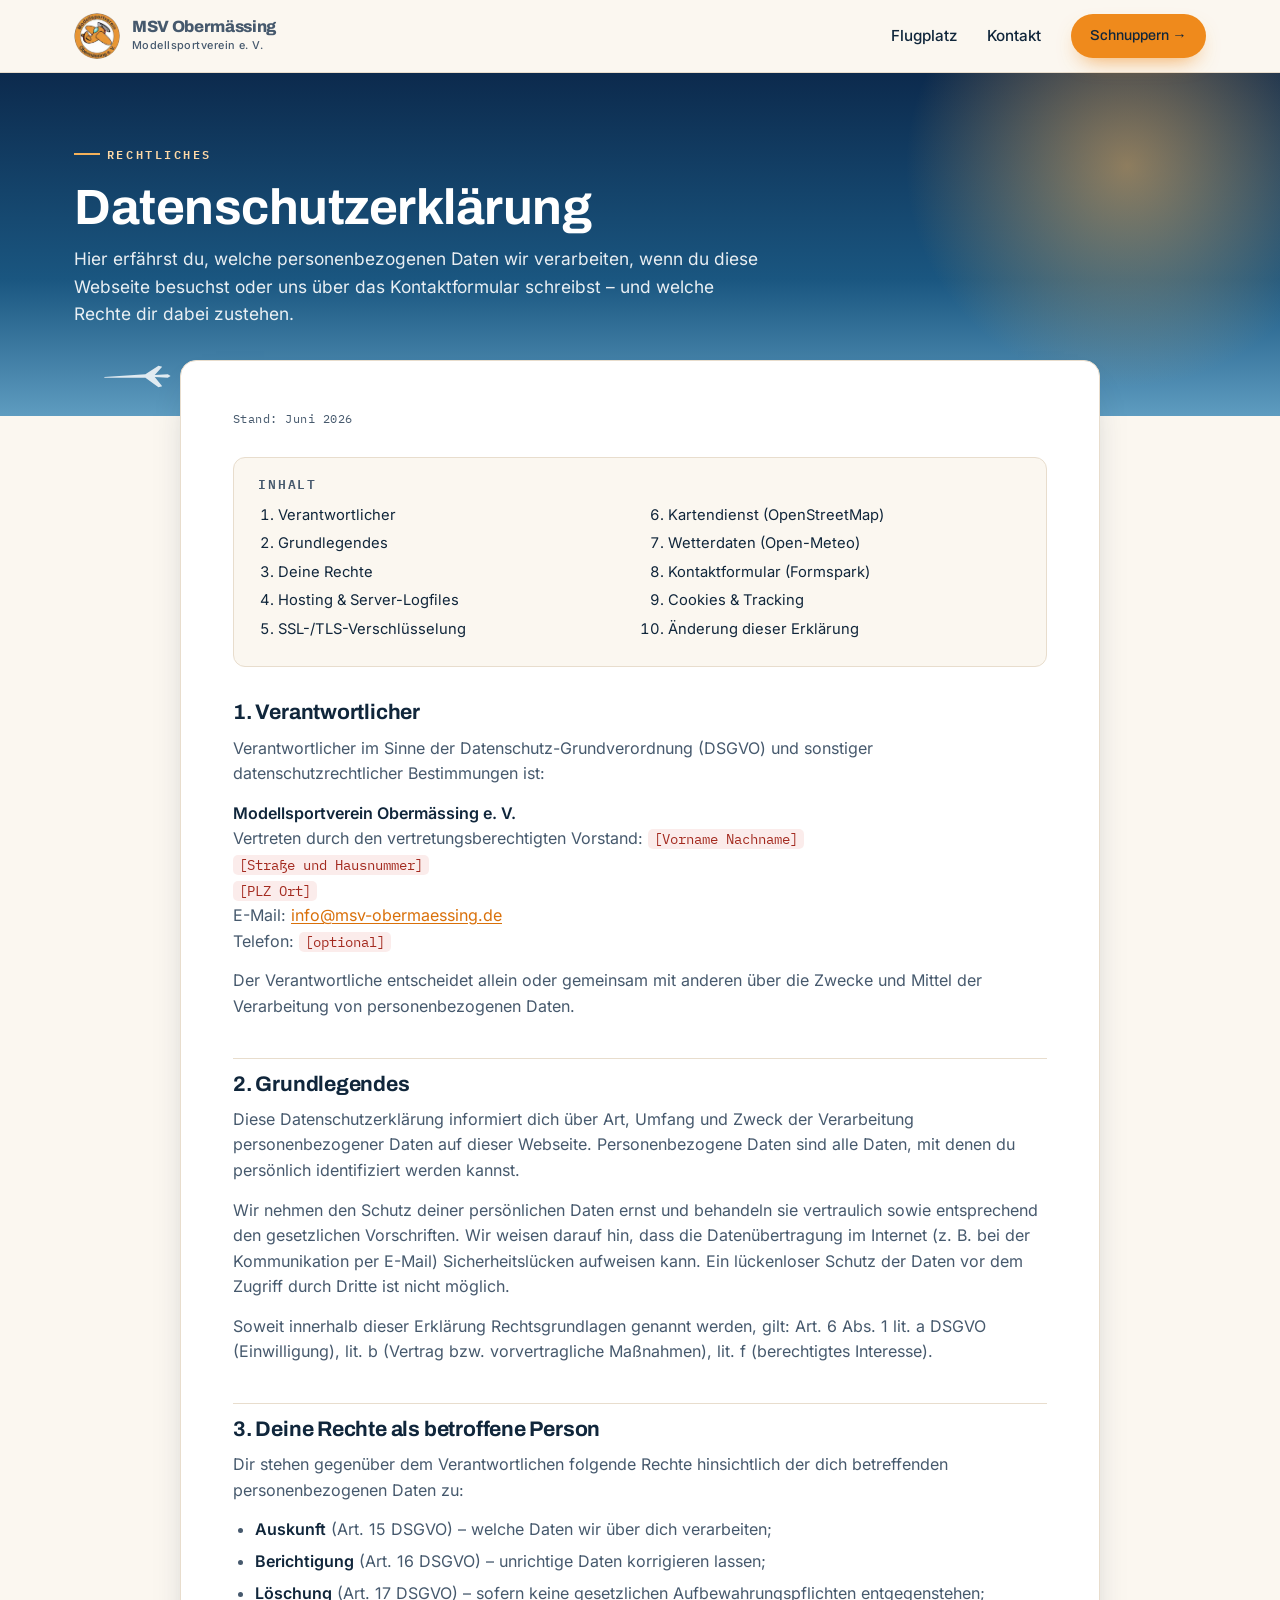
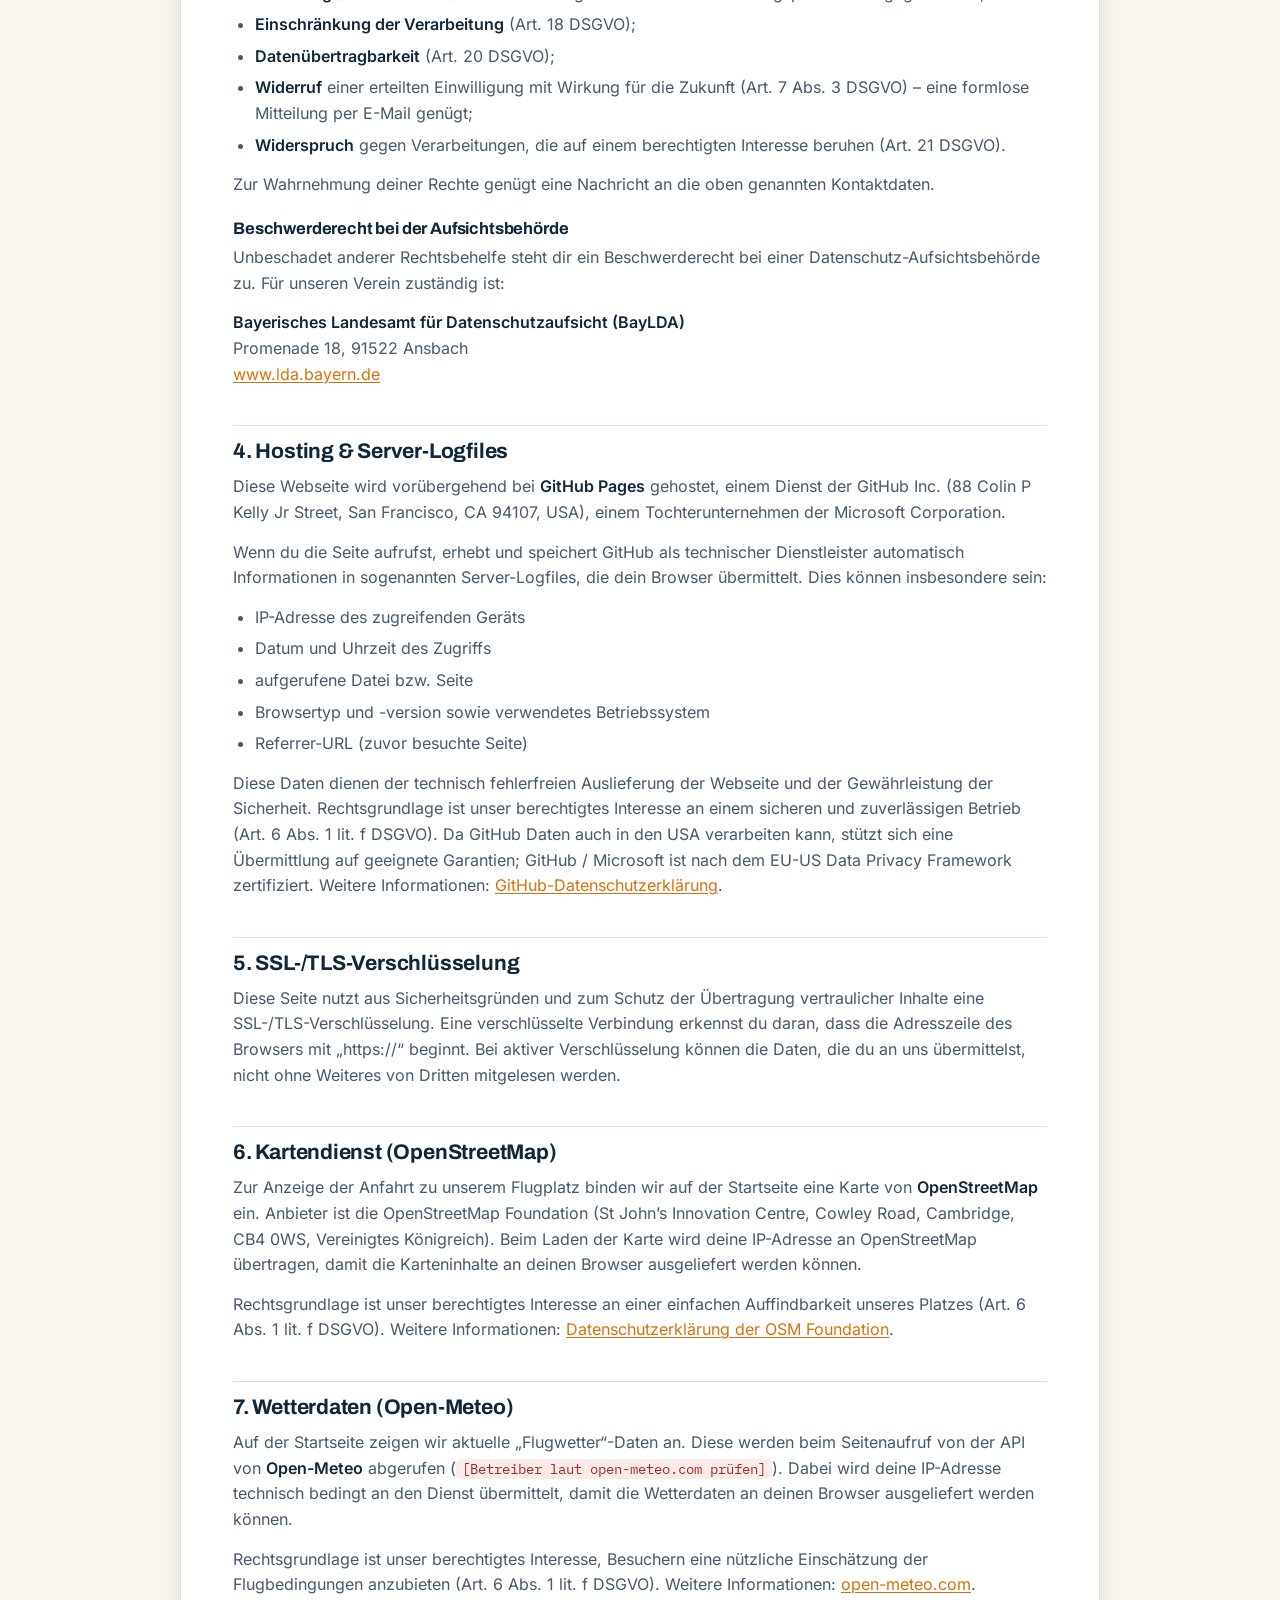
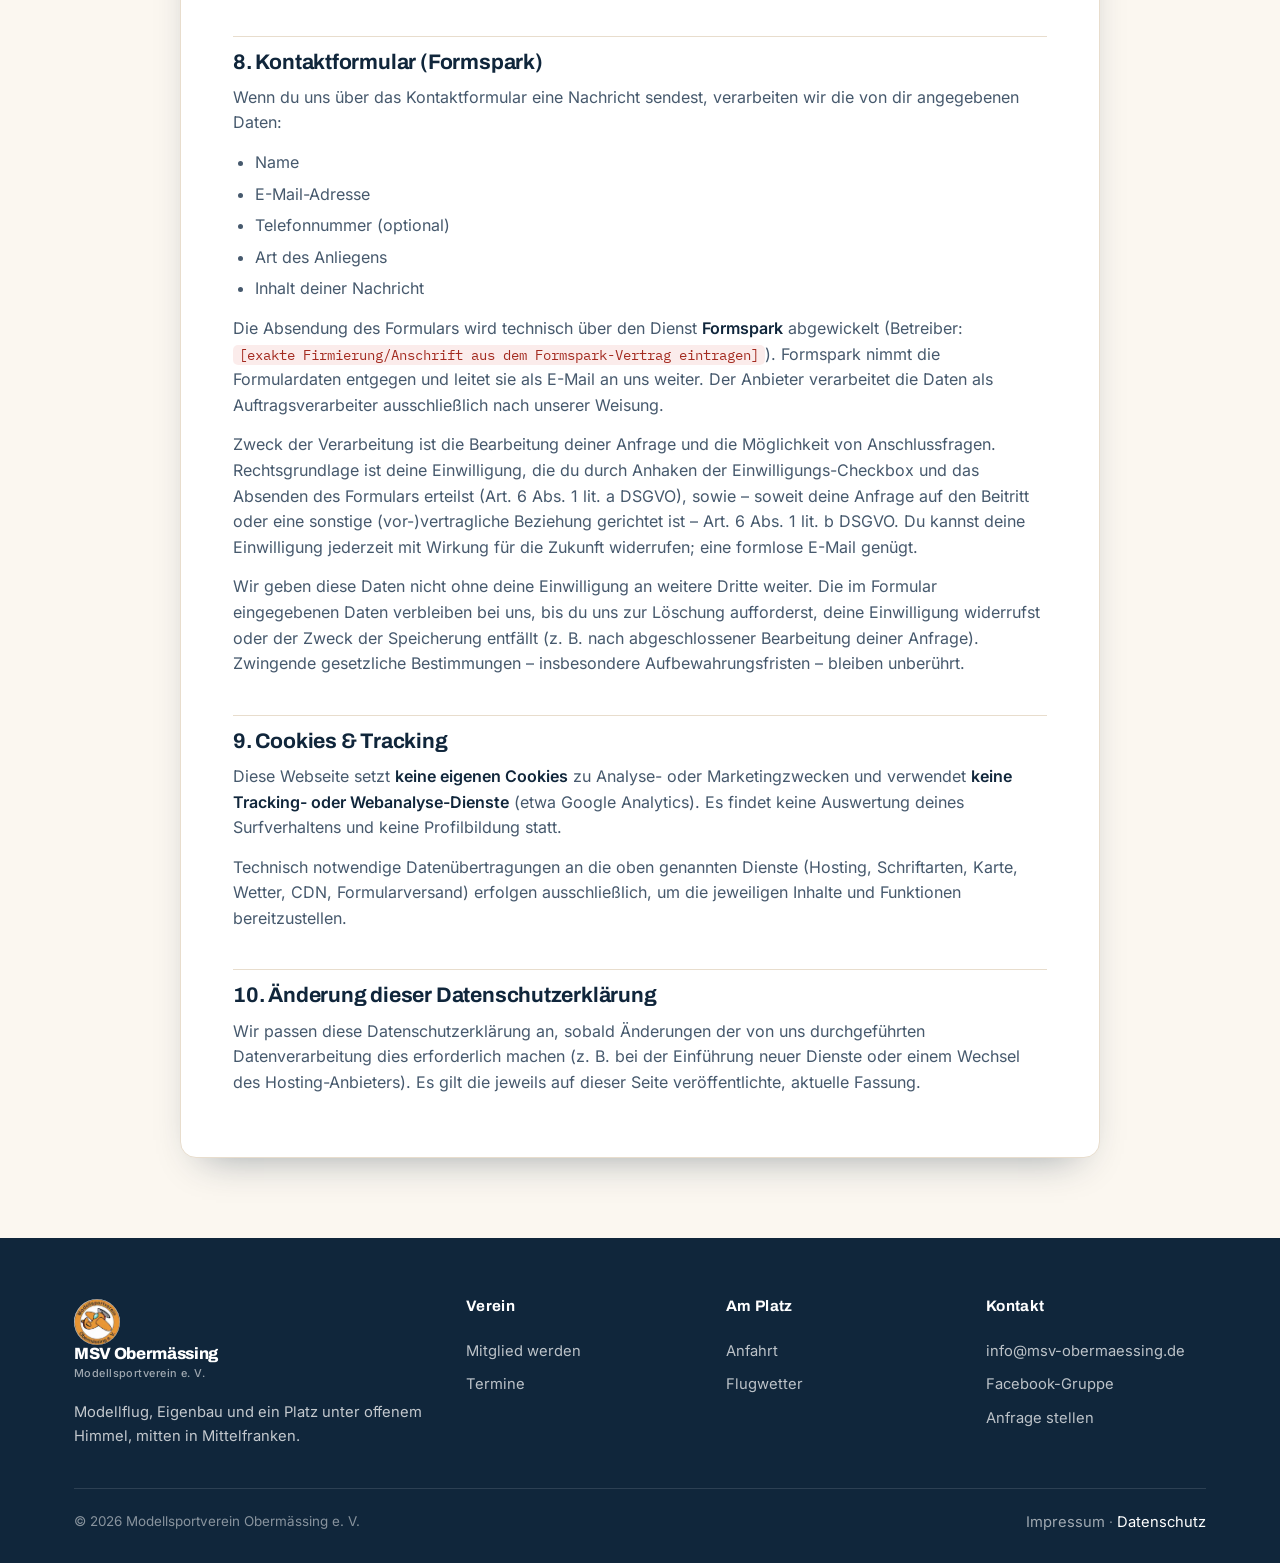
<file: datenschutz.html>
<!DOCTYPE html>
<html lang="de">
<head>
<!-- Schützt vor Suchmaschinen (wie Startseite) – später entfernen, wenn die Seite gefunden werden soll -->
<meta name="robots" content="noindex, nofollow">

<meta charset="UTF-8">
<meta name="viewport" content="width=device-width, initial-scale=1.0">
<title>Datenschutz – Modellsportverein Obermässing e. V.</title>
<meta name="description" content="Datenschutzerklärung des Modellsportvereins Obermässing e. V. – welche Daten beim Besuch der Webseite verarbeitet werden und welche Rechte Sie haben.">

<link rel="stylesheet" href="fonts.css">

<style>
/* =================================================================
   FARBEN & TOKENS  (identisch zu index.html / kontakt.html)
   ================================================================= */
:root{
  --sky-top:#0c2a4d; --sky-mid:#1a5680; --sky-low:#5e9cc0; --horizon:#f4b15a;
  --orange:#ef8a1c; --orange-deep:#d9700a; --teal:#2ba9b8;
  --ink:#10263b; --ink-soft:#46596d; --paper:#fbf7f0; --cloud:#ffffff; --line:#e8ddcd;
  --good:#2f9e54; --warn:#e0982a; --bad:#d6483b;
  --maxw:1180px; --r:16px; --shadow:0 18px 40px -22px rgba(16,38,59,.45);
}
*{box-sizing:border-box;margin:0;padding:0}
html{scroll-behavior:smooth}
body{font-family:"Inter",system-ui,sans-serif;color:var(--ink);background:var(--paper);line-height:1.6;-webkit-font-smoothing:antialiased;}
h1,h2,h3,.display{font-family:"Archivo",sans-serif;line-height:1.05;letter-spacing:-.01em}
a{color:inherit}
img{max-width:100%;display:block}
.mono{font-family:"IBM Plex Mono",monospace}
.wrap{max-width:var(--maxw);margin-inline:auto;padding-inline:24px}

.eyebrow{font-family:"IBM Plex Mono",monospace;font-size:.72rem;letter-spacing:.22em;text-transform:uppercase;color:var(--orange-deep);font-weight:600;display:inline-flex;align-items:center;gap:.6em;}
.eyebrow::before{content:"";width:26px;height:2px;background:var(--orange);display:inline-block}

.btn{display:inline-flex;align-items:center;gap:.5em;font-family:"Archivo",sans-serif;font-weight:700;font-size:.98rem;padding:.85em 1.5em;border-radius:999px;text-decoration:none;border:2px solid transparent;cursor:pointer;transition:transform .15s ease, box-shadow .15s ease, background .15s ease;}
.btn-primary{background:var(--orange);color:#fff;box-shadow:0 10px 22px -10px rgba(239,138,28,.8)}
.btn-primary:hover{background:var(--orange-deep);transform:translateY(-2px)}
.btn-ghost{background:transparent;color:#fff;border-color:rgba(255,255,255,.5)}
.btn-ghost:hover{border-color:#fff;background:rgba(255,255,255,.1)}
.btn-dark{background:var(--ink);color:#fff}
.btn-dark:hover{background:#0a1a29;transform:translateY(-2px)}

/* ===================== KOPFZEILE / NAVIGATION ===================== */
.site-header{position:sticky;top:0;z-index:50;background:var(--paper);border-bottom:1px solid var(--line);}
.nav{display:flex;align-items:center;justify-content:space-between;height:72px}
.brand{display:flex;align-items:center;gap:12px;text-decoration:none}
.brand img{width:46px;height:46px;border-radius:50%;object-fit:cover}
.brand .fallback-logo{width:46px;height:46px;border-radius:50%;background:var(--orange);display:grid;place-items:center;color:#fff;font-family:"Archivo";font-weight:800;font-size:1.1rem;}
.brand b{font-family:"Archivo";font-weight:800;font-size:1.02rem;letter-spacing:-.02em;line-height:1.05}
.brand span{display:block;font-size:.68rem;color:var(--ink-soft);font-weight:500;letter-spacing:.04em}
.nav-links{display:flex;align-items:center;gap:30px;list-style:none}
.nav-links a{text-decoration:none;font-weight:500;font-size:.95rem;color:var(--ink);transition:color .15s}
.nav-links a:hover{color:var(--orange-deep)}
.nav .btn{padding:.6em 1.2em;font-size:.9rem}
.nav-toggle{display:none;background:none;border:0;cursor:pointer;padding:8px}
.nav-toggle span{display:block;width:24px;height:2px;background:var(--ink);margin:5px 0;transition:.2s}

/* ===================== SEITENKOPF (wie kontakt.html) ===================== */
.subhero{position:relative;overflow:hidden;color:#fff;background:linear-gradient(180deg,var(--sky-top) 0%,var(--sky-mid) 60%,var(--sky-low) 100%);padding-block:64px 88px;}
.subhero::before{content:"";position:absolute;right:-6%;top:-40%;width:460px;height:460px;border-radius:50%;background:radial-gradient(circle,rgba(244,177,90,.55),rgba(244,177,90,0) 68%);pointer-events:none;}
.subhero .eyebrow{color:#ffd9a6}
.subhero .eyebrow::before{background:var(--horizon)}
.subhero h1{font-size:clamp(2rem,5vw,3.1rem);margin:.35em 0 .25em}
.subhero p.lead{max-width:40em;color:rgba(255,255,255,.9);font-size:1.08rem}
.subhero .plane{position:absolute;left:8%;bottom:26px;opacity:.9}
@media (max-width:1080px){.subhero .plane{display:none}}

/* ===================== RECHTSTEXT ===================== */
.legal-wrap{margin-top:-56px;position:relative;z-index:2;padding-bottom:80px}
.legal-card{background:var(--cloud);border:1px solid var(--line);border-radius:var(--r);box-shadow:var(--shadow);padding:48px 52px;max-width:920px;margin-inline:auto;}
@media (max-width:680px){.legal-card{padding:30px 22px}}

.legal-card .stand{font-family:"IBM Plex Mono",monospace;font-size:.78rem;letter-spacing:.04em;color:var(--ink-soft);margin-bottom:28px}

/* Bearbeitungs-Hinweis – beim Ausfüllen entfernen */
.todo{background:#fff7ec;border:1px solid #f3d9ad;border-left:4px solid var(--orange);border-radius:10px;padding:16px 18px;margin-bottom:32px;font-size:.9rem;color:#7a5410}
.todo b{font-family:"Archivo";display:block;margin-bottom:6px;color:var(--orange-deep)}
.todo code{font-family:"IBM Plex Mono",monospace;background:rgba(217,112,10,.1);padding:1px 6px;border-radius:5px;font-size:.85em}

.legal-card h2{font-size:1.32rem;margin:38px 0 12px;padding-top:14px;border-top:1px solid var(--line)}
.legal-card h2:first-of-type{border-top:0;padding-top:0;margin-top:0}
.legal-card h3{font-size:1.04rem;margin:22px 0 8px;color:var(--ink)}
.legal-card p{color:var(--ink-soft);margin-bottom:14px}
.legal-card ul{color:var(--ink-soft);margin:0 0 14px 0;padding-left:22px}
.legal-card li{margin-bottom:6px}
.legal-card a{color:var(--orange-deep);text-decoration:underline;text-underline-offset:2px}
.legal-card a:hover{color:var(--orange)}
.legal-card strong{color:var(--ink)}
.legal-card .ph{background:rgba(214,72,59,.1);color:#a32a1f;font-family:"IBM Plex Mono",monospace;font-size:.86em;padding:1px 6px;border-radius:5px;white-space:nowrap}

.toc{background:var(--paper);border:1px solid var(--line);border-radius:12px;padding:20px 24px;margin-bottom:34px}
.toc h2{font-size:.82rem!important;letter-spacing:.14em;text-transform:uppercase;font-family:"IBM Plex Mono",monospace;color:var(--ink-soft);border:0!important;padding:0!important;margin:0 0 12px!important}
.toc ol{margin:0;padding-left:20px;columns:2;column-gap:36px;font-size:.92rem}
@media (max-width:560px){.toc ol{columns:1}}
.toc li{margin-bottom:5px}
.toc a{color:var(--ink);text-decoration:none}
.toc a:hover{color:var(--orange-deep);text-decoration:underline}

/* ===================== FUSSZEILE ===================== */
.footer{background:var(--ink);color:rgba(255,255,255,.75);padding-block:56px 28px}
.footer .grid{display:grid;grid-template-columns:1.6fr 1fr 1fr 1fr;gap:40px;margin-bottom:40px}
.footer h4{font-family:"Archivo";color:#fff;font-size:.95rem;margin-bottom:16px;letter-spacing:.02em}
.footer a{text-decoration:none;color:rgba(255,255,255,.72);font-size:.92rem;display:block;padding:5px 0;transition:color .15s}
.footer a:hover{color:var(--orange)}
.footer .foot-brand p{font-size:.92rem;margin-top:14px;max-width:26em}
.footer .foot-brand .brand b{color:#fff}
.footer .foot-brand .brand span{color:rgba(255,255,255,.6)}
.footer .legal{border-top:1px solid rgba(255,255,255,.12);padding-top:22px;display:flex;justify-content:space-between;gap:16px;flex-wrap:wrap;font-size:.84rem;color:rgba(255,255,255,.5)}
.footer .legal a{display:inline;color:rgba(255,255,255,.6)}
.footer .legal a[aria-current]{color:#fff}

@media (max-width:920px){.footer .grid{grid-template-columns:1fr 1fr}}
@media (max-width:680px){
  .nav-links{position:fixed;top:72px;left:0;right:0;background:var(--paper);flex-direction:column;gap:0;align-items:stretch;padding:8px 24px 24px;border-top:1px solid var(--line);max-height:calc(100dvh - 72px);overflow-y:auto;opacity:0;visibility:hidden;pointer-events:none;transition:opacity .2s ease, visibility .2s ease}
  .nav-links.open{opacity:1;visibility:visible;pointer-events:auto}
  .nav-links a{padding:14px 0}
  .nav-links .btn{margin-top:12px;justify-content:center}
  .nav-toggle{display:block}
  .footer .grid{grid-template-columns:1fr}
}
@media (prefers-reduced-motion:reduce){*{animation:none!important;transition:none!important;scroll-behavior:auto!important}}
:focus-visible{outline:3px solid var(--teal);outline-offset:2px;border-radius:4px}
</style>
</head>
<body>

<!-- ============================ HEADER ============================ -->
<header class="site-header">
  <div class="wrap nav">
    <a class="brand" href="index.html" aria-label="Modellsportverein Obermässing – Startseite">
      <img src="logo.webp" alt="Vereinslogo" onerror="this.replaceWith(Object.assign(document.createElement('div'),{className:'fallback-logo',textContent:'MSV'}))">
      <span><b>MSV Obermässing</b><span>Modellsportverein e.&nbsp;V.</span></span>
    </a>
    <nav>
      <ul class="nav-links" id="navlinks">
        <!-- <li><a href="#verein">Verein</a></li> -->
        <li><a href="flugplatz.html">Flugplatz</a></li>
        <!-- <li><a href="#termine">Termine</a></li> -->
        <li><a href="kontakt.html">Kontakt</a></li>
        <li><a class="btn btn-primary" href="mitglied-werden.html">Schnuppern&nbsp;→</a></li>
      </ul>
    </nav>
    <button class="nav-toggle" id="navtoggle" aria-label="Menü öffnen" aria-expanded="false">
      <span></span><span></span><span></span>
    </button>
  </div>
</header>

<main id="top">
  <!-- ===================== SEITENKOPF ===================== -->
  <section class="subhero">
    <svg class="plane" width="70" height="28" viewBox="0 0 74 30" aria-hidden="true">
      <path d="M2 16 L46 13 L60 4 L64 5 L56 14 L70 13 L73 15 L70 17 L56 16 L64 26 L60 27 L46 17 L2 17 Z" fill="#ffffff" opacity=".92"/>
    </svg>
    <div class="wrap">
      <span class="eyebrow">Rechtliches</span>
      <h1>Datenschutz&shy;erklärung</h1>
      <p class="lead">Hier erfährst du, welche personenbezogenen Daten wir verarbeiten, wenn du diese Webseite besuchst oder uns über das Kontaktformular schreibst – und welche Rechte dir dabei zustehen.</p>
    </div>
  </section>

  <!-- ===================== RECHTSTEXT ===================== -->
  <div class="wrap legal-wrap">
    <div class="legal-card">

      <p class="stand">Stand: Juni 2026</p>

      <!-- Inhaltsverzeichnis -->
      <nav class="toc" aria-label="Inhalt">
        <h2>Inhalt</h2>
        <ol>
          <li><a href="#verantwortlicher">Verantwortlicher</a></li>
          <li><a href="#grundlegendes">Grundlegendes</a></li>
          <li><a href="#rechte">Deine Rechte</a></li>
          <li><a href="#hosting">Hosting &amp; Server-Logfiles</a></li>
          <li><a href="#ssl">SSL-/TLS-Verschlüsselung</a></li>
          <li><a href="#karte">Kartendienst (OpenStreetMap)</a></li>
          <li><a href="#wetter">Wetterdaten (Open-Meteo)</a></li>
          <li><a href="#kontaktformular">Kontaktformular (Formspark)</a></li>
          <li><a href="#cookies">Cookies &amp; Tracking</a></li>
          <li><a href="#aenderung">Änderung dieser Erklärung</a></li>
        </ol>
      </nav>

      <!-- 1 -->
      <h2 id="verantwortlicher">1. Verantwortlicher</h2>
      <p>Verantwortlicher im Sinne der Datenschutz-Grundverordnung (DSGVO) und sonstiger datenschutzrechtlicher Bestimmungen ist:</p>
      <p>
        <strong>Modellsportverein Obermässing e.&nbsp;V.</strong><br>
        Vertreten durch den vertretungsberechtigten Vorstand: <span class="ph">[Vorname Nachname]</span><br>
        <span class="ph">[Straße und Hausnummer]</span><br>
        <span class="ph">[PLZ Ort]</span><br>
        E-Mail: <a href="mailto:info@msv-obermaessing.de">info@msv-obermaessing.de</a><br>
        Telefon: <span class="ph">[optional]</span>
      </p>
      <p>Der Verantwortliche entscheidet allein oder gemeinsam mit anderen über die Zwecke und Mittel der Verarbeitung von personenbezogenen Daten.</p>

      <!-- 2 -->
      <h2 id="grundlegendes">2. Grundlegendes</h2>
      <p>Diese Datenschutzerklärung informiert dich über Art, Umfang und Zweck der Verarbeitung personenbezogener Daten auf dieser Webseite. Personenbezogene Daten sind alle Daten, mit denen du persönlich identifiziert werden kannst.</p>
      <p>Wir nehmen den Schutz deiner persönlichen Daten ernst und behandeln sie vertraulich sowie entsprechend den gesetzlichen Vorschriften. Wir weisen darauf hin, dass die Datenübertragung im Internet (z.&nbsp;B. bei der Kommunikation per E-Mail) Sicherheitslücken aufweisen kann. Ein lückenloser Schutz der Daten vor dem Zugriff durch Dritte ist nicht möglich.</p>
      <p>Soweit innerhalb dieser Erklärung Rechtsgrundlagen genannt werden, gilt: Art.&nbsp;6 Abs.&nbsp;1 lit.&nbsp;a DSGVO (Einwilligung), lit.&nbsp;b (Vertrag bzw. vorvertragliche Maßnahmen), lit.&nbsp;f (berechtigtes Interesse).</p>

      <!-- 3 -->
      <h2 id="rechte">3. Deine Rechte als betroffene Person</h2>
      <p>Dir stehen gegenüber dem Verantwortlichen folgende Rechte hinsichtlich der dich betreffenden personenbezogenen Daten zu:</p>
      <ul>
        <li><strong>Auskunft</strong> (Art.&nbsp;15 DSGVO) – welche Daten wir über dich verarbeiten;</li>
        <li><strong>Berichtigung</strong> (Art.&nbsp;16 DSGVO) – unrichtige Daten korrigieren lassen;</li>
        <li><strong>Löschung</strong> (Art.&nbsp;17 DSGVO) – sofern keine gesetzlichen Aufbewahrungspflichten entgegenstehen;</li>
        <li><strong>Einschränkung der Verarbeitung</strong> (Art.&nbsp;18 DSGVO);</li>
        <li><strong>Datenübertragbarkeit</strong> (Art.&nbsp;20 DSGVO);</li>
        <li><strong>Widerruf</strong> einer erteilten Einwilligung mit Wirkung für die Zukunft (Art.&nbsp;7 Abs.&nbsp;3 DSGVO) – eine formlose Mitteilung per E-Mail genügt;</li>
        <li><strong>Widerspruch</strong> gegen Verarbeitungen, die auf einem berechtigten Interesse beruhen (Art.&nbsp;21 DSGVO).</li>
      </ul>
      <p>Zur Wahrnehmung deiner Rechte genügt eine Nachricht an die oben genannten Kontaktdaten.</p>
      <h3>Beschwerderecht bei der Aufsichtsbehörde</h3>
      <p>Unbeschadet anderer Rechtsbehelfe steht dir ein Beschwerderecht bei einer Datenschutz-Aufsichtsbehörde zu. Für unseren Verein zuständig ist:</p>
      <p>
        <strong>Bayerisches Landesamt für Datenschutzaufsicht (BayLDA)</strong><br>
        Promenade 18, 91522 Ansbach<br>
        <a href="https://www.lda.bayern.de" target="_blank" rel="noopener">www.lda.bayern.de</a>
      </p>

      <!-- 4 -->
      <h2 id="hosting">4. Hosting &amp; Server-Logfiles</h2>
      <p>Diese Webseite wird vorübergehend bei <strong>GitHub Pages</strong> gehostet, einem Dienst der GitHub&nbsp;Inc. (88 Colin P Kelly Jr Street, San Francisco, CA&nbsp;94107, USA), einem Tochterunternehmen der Microsoft&nbsp;Corporation.</p>
      <p>Wenn du die Seite aufrufst, erhebt und speichert GitHub als technischer Dienstleister automatisch Informationen in sogenannten Server-Logfiles, die dein Browser übermittelt. Dies können insbesondere sein:</p>
      <ul>
        <li>IP-Adresse des zugreifenden Geräts</li>
        <li>Datum und Uhrzeit des Zugriffs</li>
        <li>aufgerufene Datei bzw. Seite</li>
        <li>Browsertyp und -version sowie verwendetes Betriebssystem</li>
        <li>Referrer-URL (zuvor besuchte Seite)</li>
      </ul>
      <p>Diese Daten dienen der technisch fehlerfreien Auslieferung der Webseite und der Gewährleistung der Sicherheit. Rechtsgrundlage ist unser berechtigtes Interesse an einem sicheren und zuverlässigen Betrieb (Art.&nbsp;6 Abs.&nbsp;1 lit.&nbsp;f DSGVO). Da GitHub Daten auch in den USA verarbeiten kann, stützt sich eine Übermittlung auf geeignete Garantien; GitHub&nbsp;/&nbsp;Microsoft ist nach dem EU-US Data Privacy Framework zertifiziert. Weitere Informationen: <a href="https://docs.github.com/site-policy/privacy-policies/github-general-privacy-statement" target="_blank" rel="noopener">GitHub-Datenschutzerklärung</a>.</p>

      <!-- 5 -->
      <h2 id="ssl">5. SSL-/TLS-Verschlüsselung</h2>
      <p>Diese Seite nutzt aus Sicherheitsgründen und zum Schutz der Übertragung vertraulicher Inhalte eine SSL-/TLS-Verschlüsselung. Eine verschlüsselte Verbindung erkennst du daran, dass die Adresszeile des Browsers mit „https://“ beginnt. Bei aktiver Verschlüsselung können die Daten, die du an uns übermittelst, nicht ohne Weiteres von Dritten mitgelesen werden.</p>

      <!-- 6 -->
      <h2 id="karte">6. Kartendienst (OpenStreetMap)</h2>
      <p>Zur Anzeige der Anfahrt zu unserem Flugplatz binden wir auf der Startseite eine Karte von <strong>OpenStreetMap</strong> ein. Anbieter ist die OpenStreetMap Foundation (St John’s Innovation Centre, Cowley Road, Cambridge, CB4&nbsp;0WS, Vereinigtes Königreich). Beim Laden der Karte wird deine IP-Adresse an OpenStreetMap übertragen, damit die Karteninhalte an deinen Browser ausgeliefert werden können.</p>
      <p>Rechtsgrundlage ist unser berechtigtes Interesse an einer einfachen Auffindbarkeit unseres Platzes (Art.&nbsp;6 Abs.&nbsp;1 lit.&nbsp;f DSGVO). Weitere Informationen: <a href="https://wiki.osmfoundation.org/wiki/Privacy_Policy" target="_blank" rel="noopener">Datenschutzerklärung der OSM Foundation</a>.</p>

      <!-- 7 -->
      <h2 id="wetter">7. Wetterdaten (Open-Meteo)</h2>
      <p>Auf der Startseite zeigen wir aktuelle „Flugwetter“-Daten an. Diese werden beim Seitenaufruf von der API von <strong>Open-Meteo</strong> abgerufen (<span class="ph">[Betreiber laut open-meteo.com prüfen]</span>). Dabei wird deine IP-Adresse technisch bedingt an den Dienst übermittelt, damit die Wetterdaten an deinen Browser ausgeliefert werden können.</p>
      <p>Rechtsgrundlage ist unser berechtigtes Interesse, Besuchern eine nützliche Einschätzung der Flugbedingungen anzubieten (Art.&nbsp;6 Abs.&nbsp;1 lit.&nbsp;f DSGVO). Weitere Informationen: <a href="https://open-meteo.com/en/terms" target="_blank" rel="noopener">open-meteo.com</a>.</p>

      <!-- 8 -->
      <h2 id="kontaktformular">8. Kontaktformular (Formspark)</h2>
      <p>Wenn du uns über das Kontaktformular eine Nachricht sendest, verarbeiten wir die von dir angegebenen Daten:</p>
      <ul>
        <li>Name</li>
        <li>E-Mail-Adresse</li>
        <li>Telefonnummer (optional)</li>
        <li>Art des Anliegens</li>
        <li>Inhalt deiner Nachricht</li>
      </ul>
      <p>Die Absendung des Formulars wird technisch über den Dienst <strong>Formspark</strong> abgewickelt (Betreiber: <span class="ph">[exakte Firmierung/Anschrift aus dem Formspark-Vertrag eintragen]</span>). Formspark nimmt die Formulardaten entgegen und leitet sie als E-Mail an uns weiter. Der Anbieter verarbeitet die Daten als Auftragsverarbeiter ausschließlich nach unserer Weisung.</p>
      <p>Zweck der Verarbeitung ist die Bearbeitung deiner Anfrage und die Möglichkeit von Anschlussfragen. Rechtsgrundlage ist deine Einwilligung, die du durch Anhaken der Einwilligungs-Checkbox und das Absenden des Formulars erteilst (Art.&nbsp;6 Abs.&nbsp;1 lit.&nbsp;a DSGVO), sowie – soweit deine Anfrage auf den Beitritt oder eine sonstige (vor-)vertragliche Beziehung gerichtet ist – Art.&nbsp;6 Abs.&nbsp;1 lit.&nbsp;b DSGVO. Du kannst deine Einwilligung jederzeit mit Wirkung für die Zukunft widerrufen; eine formlose E-Mail genügt.</p>
      <p>Wir geben diese Daten nicht ohne deine Einwilligung an weitere Dritte weiter. Die im Formular eingegebenen Daten verbleiben bei uns, bis du uns zur Löschung aufforderst, deine Einwilligung widerrufst oder der Zweck der Speicherung entfällt (z.&nbsp;B. nach abgeschlossener Bearbeitung deiner Anfrage). Zwingende gesetzliche Bestimmungen – insbesondere Aufbewahrungsfristen – bleiben unberührt.</p>

      <!-- 9 -->
      <h2 id="cookies">9. Cookies &amp; Tracking</h2>
      <p>Diese Webseite setzt <strong>keine eigenen Cookies</strong> zu Analyse- oder Marketingzwecken und verwendet <strong>keine Tracking- oder Webanalyse-Dienste</strong> (etwa Google Analytics). Es findet keine Auswertung deines Surfverhaltens und keine Profilbildung statt.</p>
      <p>Technisch notwendige Datenübertragungen an die oben genannten Dienste (Hosting, Schriftarten, Karte, Wetter, CDN, Formularversand) erfolgen ausschließlich, um die jeweiligen Inhalte und Funktionen bereitzustellen.</p>

      <!-- 10 -->
      <h2 id="aenderung">10. Änderung dieser Datenschutzerklärung</h2>
      <p>Wir passen diese Datenschutzerklärung an, sobald Änderungen der von uns durchgeführten Datenverarbeitung dies erforderlich machen (z.&nbsp;B. bei der Einführung neuer Dienste oder einem Wechsel des Hosting-Anbieters). Es gilt die jeweils auf dieser Seite veröffentlichte, aktuelle Fassung.</p>

    </div>
  </div>
</main>

<!-- ===================== FUSSZEILE ===================== -->
<footer class="footer">
  <div class="wrap">
    <div class="grid">
      <div class="foot-brand">
        <a class="brand" href="index.html">
          <img src="logo.webp" alt="" onerror="this.replaceWith(Object.assign(document.createElement('div'),{className:'fallback-logo',textContent:'MSV'}))">
          <span><b>MSV Obermässing</b><span>Modellsportverein e.&nbsp;V.</span></span>
        </a>
        <p>Modellflug, Eigenbau und ein Platz unter offenem Himmel, mitten in Mittelfranken.</p>
      </div>
      <div>
        <h4>Verein</h4>
        <!-- <a href="index.html#verein">Über uns</a> -->
        <a href="mitglied-werden.html">Mitglied werden</a>
        <a href="index.html#termine">Termine</a>
        <!-- <a href="index.html#" data-placeholder>Vorstand</a> -->
      </div>
      <div>
        <h4>Am Platz</h4>
        <a href="flugplatz.html#anfahrt">Anfahrt</a>
        <!-- <a href="index.html#" data-placeholder>Platzordnung</a> -->
        <a href="flugplatz.html#flugwetter">Flugwetter</a>
        <!-- <a href="index.html#" data-placeholder>Sicherheit</a> -->
      </div>
      <div>
        <h4>Kontakt</h4>
        <a href="mailto:info@msv-obermaessing.de">info@msv-obermaessing.de</a>
        <a href="https://www.facebook.com/MSVObermaessing/?locale=de_DE">Facebook-Gruppe</a>
        <a href="kontakt.html">Anfrage stellen</a>
      </div>
    </div>
    <div class="legal">
      <span>© <span id="year"></span> Modellsportverein Obermässing e.&nbsp;V.</span>
      <span>
        <a href="impressum.html">Impressum</a> ·
        <a href="#top" aria-current="page">Datenschutz</a>
      </span>
    </div>
  </div>
</footer>

<script>
/* ===== Mobiles Menü ===== */
const toggle = document.getElementById("navtoggle");
const links = document.getElementById("navlinks");
toggle.addEventListener("click", ()=>{
  const open = links.classList.toggle("open");
  toggle.setAttribute("aria-expanded", open);
});
links.querySelectorAll("a").forEach(a=>a.addEventListener("click",()=>links.classList.remove("open")));

/* Jahr in der Fußzeile */
document.getElementById("year").textContent = new Date().getFullYear();

/* Platzhalter-Links abfangen */
document.querySelectorAll('[data-placeholder]').forEach(a=>{
  a.addEventListener("click",e=>e.preventDefault());
});
</script>
</body>
</html>
</file>
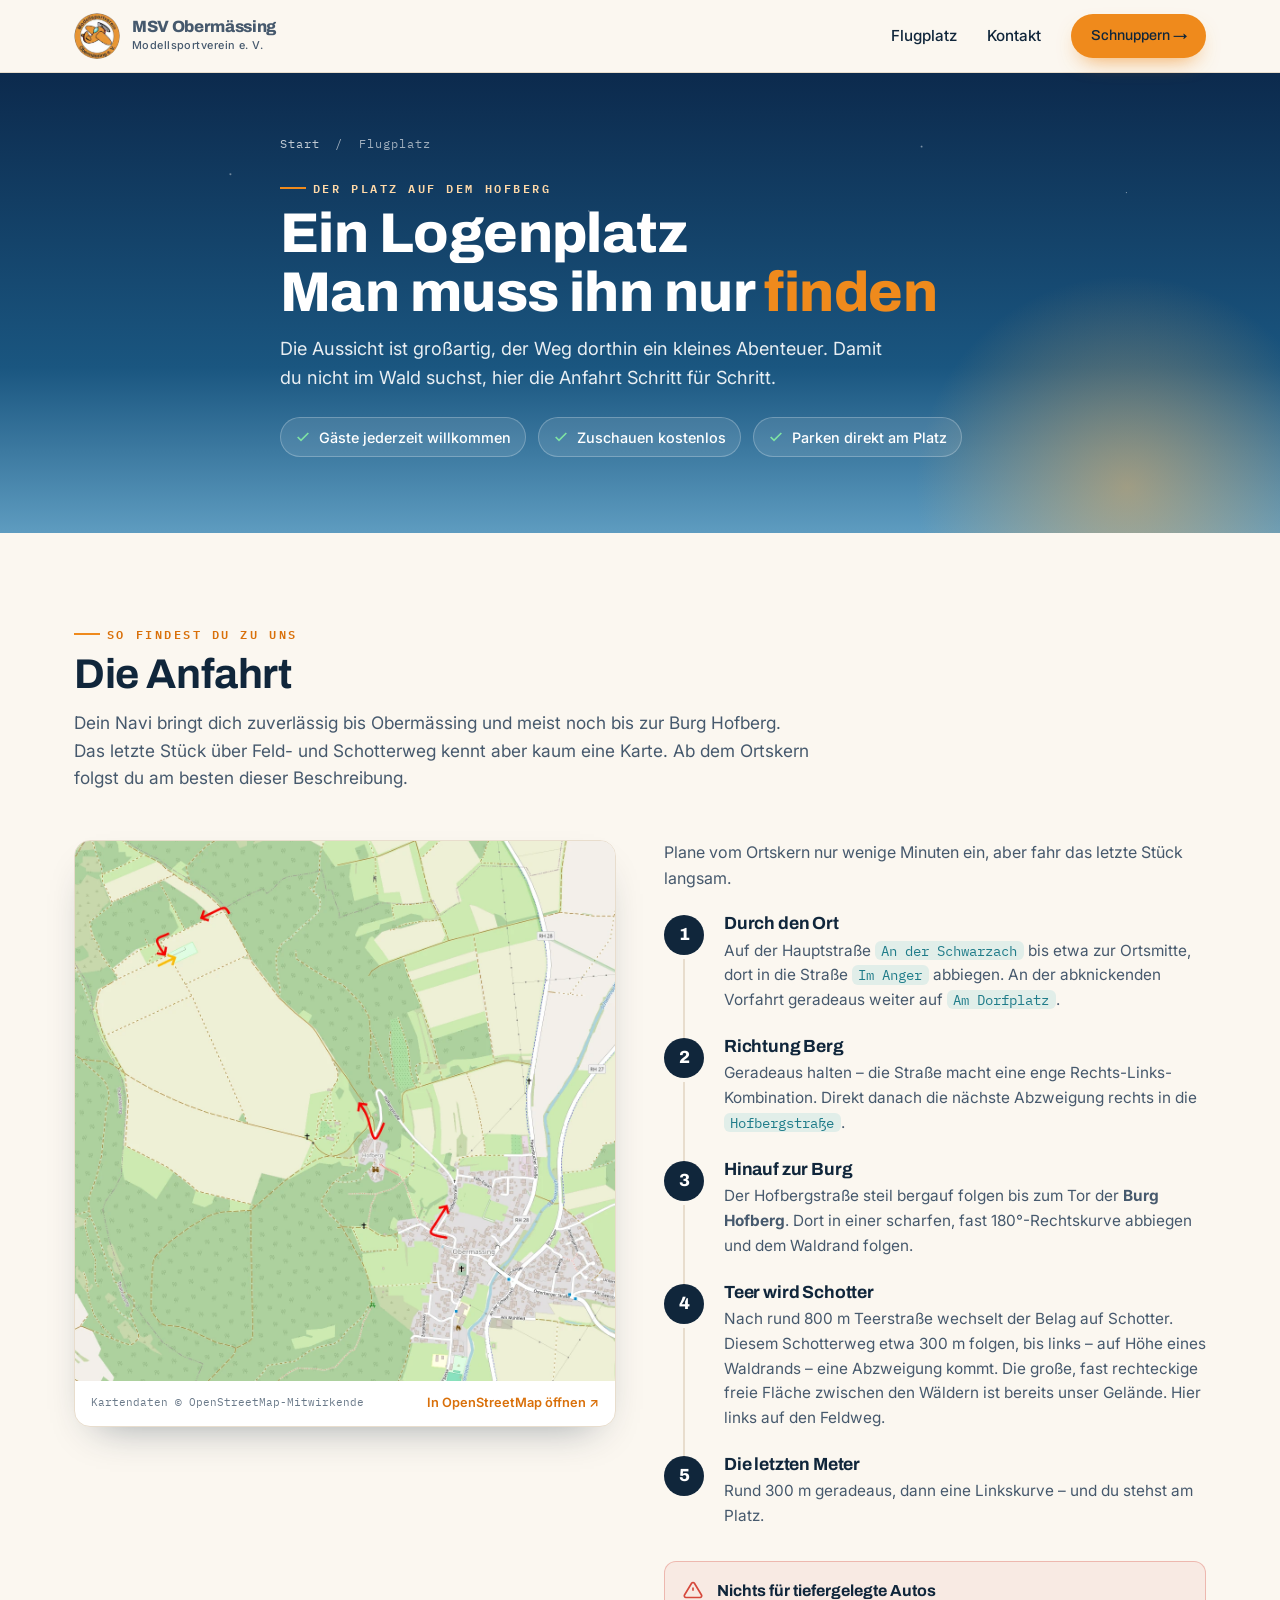
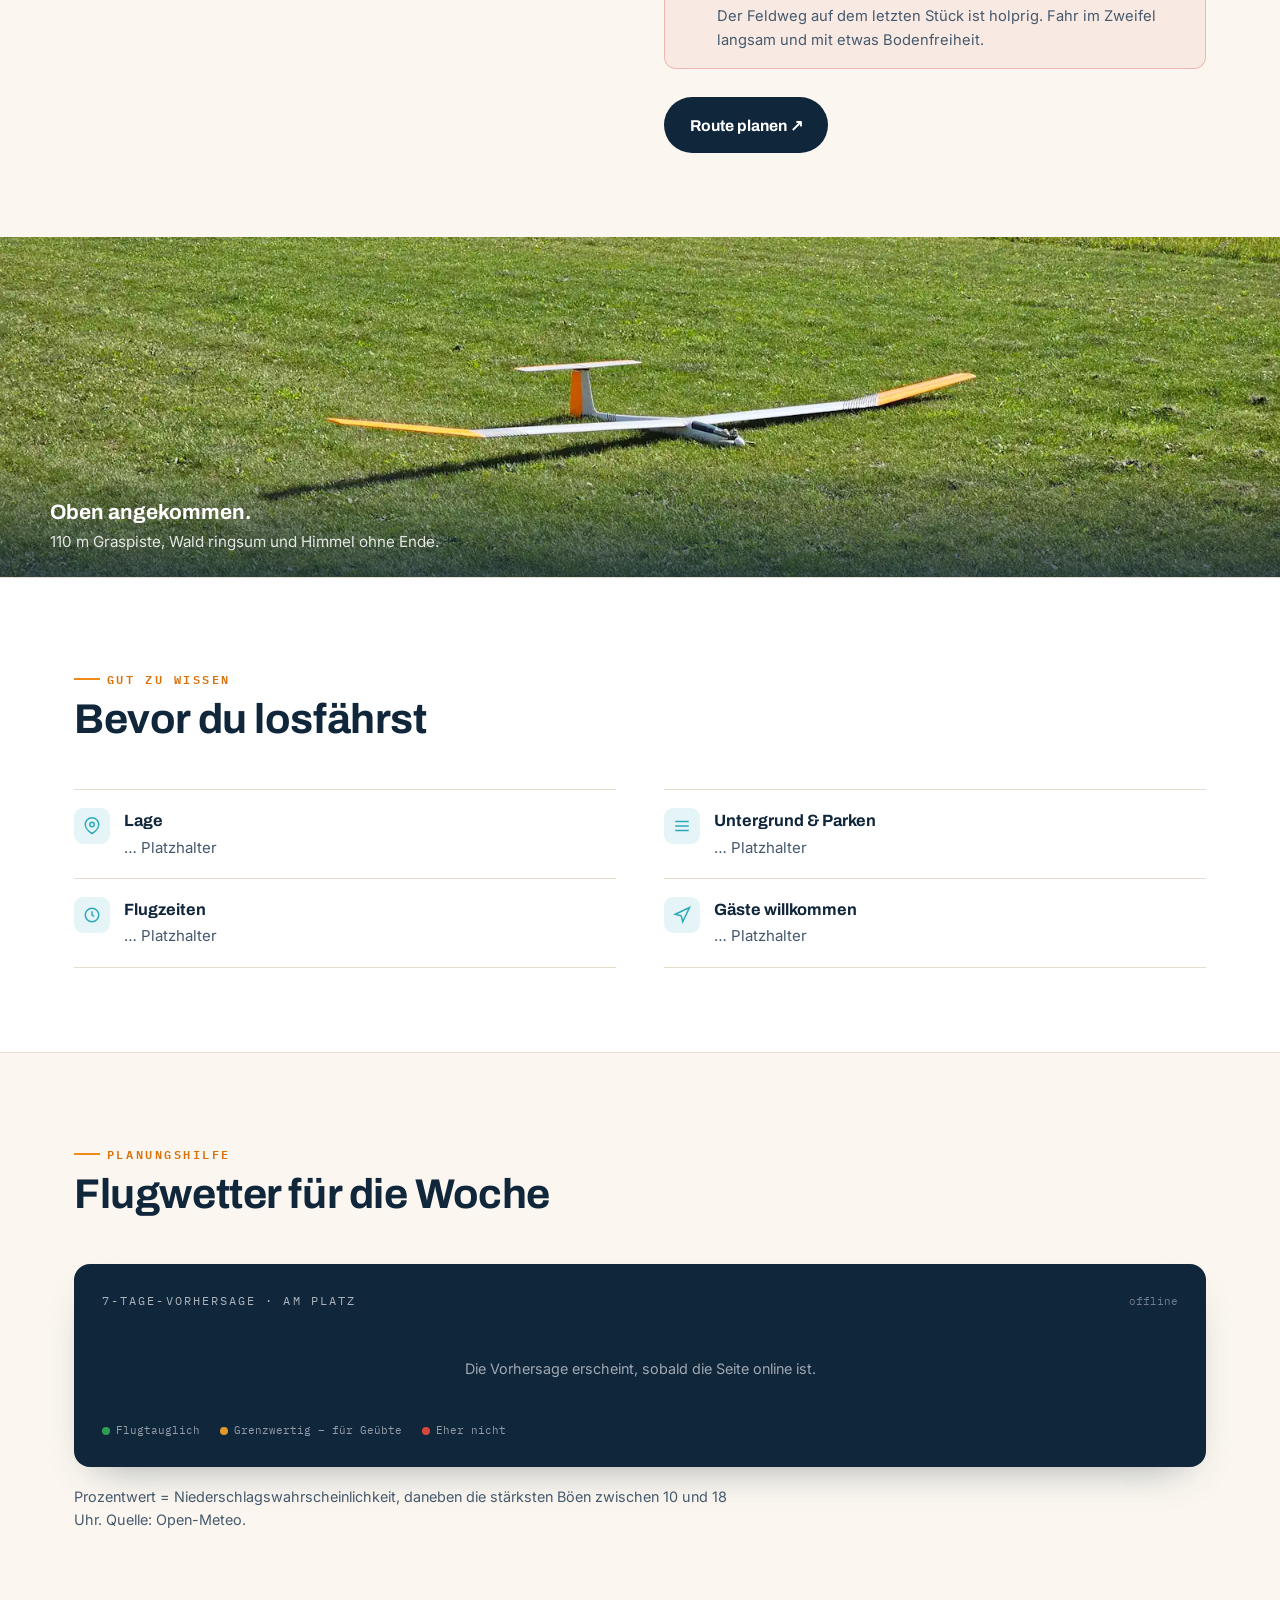
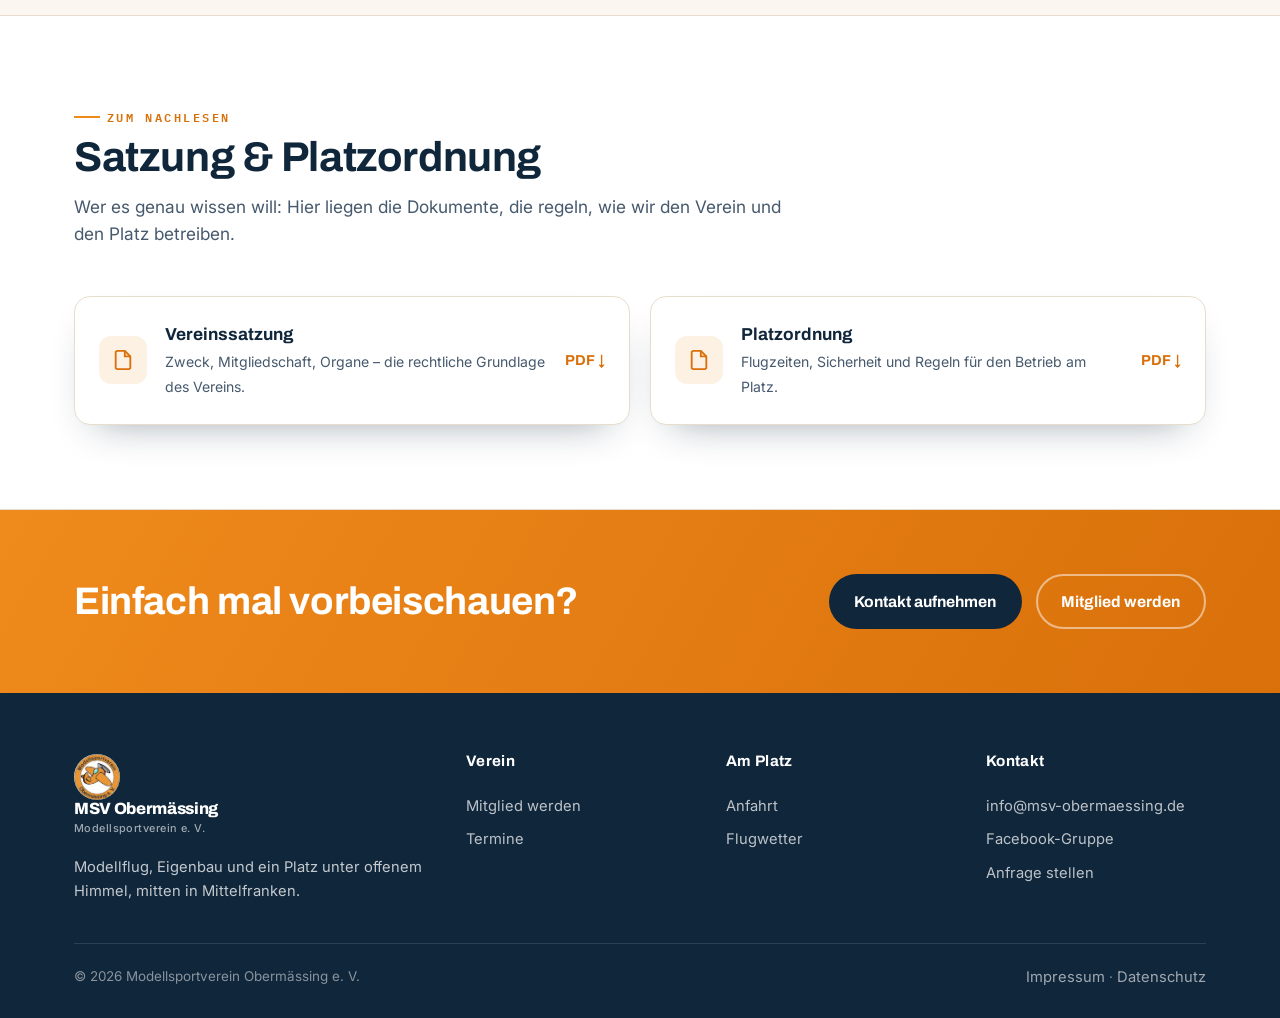
<file: flugplatz.html>
<!DOCTYPE html>
<html lang="de">
<head>
  <!-- Schützt vor Suchmaschinen – VOR DEM LIVE-GANG ENTFERNEN -->
  <meta name="robots" content="noindex, nofollow">
  <!-- -->
  <meta charset="UTF-8">
  <meta name="viewport" content="width=device-width, initial-scale=1.0">
  <title>Flugplatz &amp; Anfahrt – Modellsportverein Obermässing e.&nbsp;V.</title>
  <meta name="description" content="So findest du zum Flugplatz des Modellsportvereins Obermässing auf dem Hofberg: genaue Wegbeschreibung mit Karte, Hinweise zum Platz und ein 7-Tage-Flugwetter.">

  <!-- Schriften: Archivo (Display) · Inter (Text) · IBM Plex Mono (Daten) -->
  <link rel="preconnect" href="https://fonts.googleapis.com">
  <link rel="preconnect" href="https://fonts.gstatic.com" crossorigin>
  <link href="https://fonts.googleapis.com/css2?family=Archivo:wght@500;600;700;800&family=Inter:wght@400;500;600&family=IBM+Plex+Mono:wght@400;500;600&display=swap" rel="stylesheet">

  <style>
  /* =================================================================
     FARBEN & TOKENS  (identisch zur Startseite)
     ================================================================= */
  :root{
    --sky-top:#0c2a4d; --sky-mid:#1a5680; --sky-low:#5e9cc0;
    --horizon:#f4b15a; --orange:#ef8a1c; --orange-deep:#d9700a;
    --teal:#2ba9b8; --ink:#10263b; --ink-soft:#46596d;
    --paper:#fbf7f0; --cloud:#ffffff; --line:#e8ddcd;
    --good:#2f9e54; --warn:#e0982a; --bad:#d6483b;
    --maxw:1180px; --r:16px;
    --shadow:0 18px 40px -22px rgba(16,38,59,.45);
  }
  *{box-sizing:border-box;margin:0;padding:0}
  html{scroll-behavior:smooth}
  body{font-family:"Inter",system-ui,sans-serif;color:var(--ink);background:var(--paper);line-height:1.6;-webkit-font-smoothing:antialiased}
  h1,h2,h3,.display{font-family:"Archivo",sans-serif;line-height:1.05;letter-spacing:-.01em}
  a{color:inherit}
  img{max-width:100%;display:block}
  .mono{font-family:"IBM Plex Mono",monospace}
  .wrap{max-width:var(--maxw);margin-inline:auto;padding-inline:24px}

  .eyebrow{font-family:"IBM Plex Mono",monospace;font-size:.72rem;letter-spacing:.22em;text-transform:uppercase;color:var(--orange-deep);font-weight:600;display:inline-flex;align-items:center;gap:.6em}
  .eyebrow::before{content:"";width:26px;height:2px;background:var(--orange);display:inline-block}

  /* Buttons */
  .btn{display:inline-flex;align-items:center;gap:.5em;font-family:"Archivo",sans-serif;font-weight:700;font-size:.98rem;padding:.85em 1.5em;border-radius:999px;text-decoration:none;border:2px solid transparent;cursor:pointer;transition:transform .15s ease, box-shadow .15s ease, background .15s ease}
  .btn-primary{background:var(--orange);color:#fff;box-shadow:0 10px 22px -10px rgba(239,138,28,.8)}
  .btn-primary:hover{background:var(--orange-deep);transform:translateY(-2px)}
  .btn-ghost{background:transparent;color:#fff;border-color:rgba(255,255,255,.5)}
  .btn-ghost:hover{border-color:#fff;background:rgba(255,255,255,.1)}
  .btn-dark{background:var(--ink);color:#fff}
  .btn-dark:hover{background:#0a1a29;transform:translateY(-2px)}

  /* =================================================================
     KOPFZEILE / NAVIGATION  (identisch zur Startseite)
     ================================================================= */
  .site-header{position:sticky;top:0;z-index:50;background:var(--paper);border-bottom:1px solid var(--line)}
  .nav{display:flex;align-items:center;justify-content:space-between;height:72px}
  .brand{display:flex;align-items:center;gap:12px;text-decoration:none}
  .brand img{width:46px;height:46px;border-radius:50%;object-fit:cover}
  .brand .fallback-logo{width:46px;height:46px;border-radius:50%;background:var(--orange);display:grid;place-items:center;color:#fff;font-family:"Archivo";font-weight:800;font-size:1.1rem}
  .brand b{font-family:"Archivo";font-weight:800;font-size:1.02rem;letter-spacing:-.02em;line-height:1.05}
  .brand span{display:block;font-size:.68rem;color:var(--ink-soft);font-weight:500;letter-spacing:.04em}
  .nav-links{display:flex;align-items:center;gap:30px;list-style:none}
  .nav-links a{text-decoration:none;font-weight:500;font-size:.95rem;color:var(--ink);transition:color .15s}
  .nav-links a:hover{color:var(--orange-deep)}
  .nav-links a[aria-current="page"]{color:var(--orange-deep)}
  .nav .btn{padding:.6em 1.2em;font-size:.9rem}
  .nav-toggle{display:none;background:none;border:0;cursor:pointer;padding:8px}
  .nav-toggle span{display:block;width:24px;height:2px;background:var(--ink);margin:5px 0;transition:.2s}

  /* =================================================================
     SEITEN-KOPF  (kompakter Himmel)
     ================================================================= */
  .page-hero{position:relative;overflow:hidden;color:#fff;padding-block:62px 76px;
    background:linear-gradient(180deg,var(--sky-top) 0%,var(--sky-mid) 64%,var(--sky-low) 100%)}
  .page-hero::before{content:"";position:absolute;right:-6%;bottom:-40%;width:460px;height:460px;background:radial-gradient(circle,rgba(244,177,90,.5),rgba(244,177,90,0) 65%);pointer-events:none}
  .page-hero::after{content:"";position:absolute;inset:0;pointer-events:none;opacity:.5;background-image:radial-gradient(1.5px 1.5px at 18% 22%,#fff,transparent),radial-gradient(1.5px 1.5px at 72% 16%,#fff,transparent),radial-gradient(1px 1px at 46% 30%,#fff,transparent),radial-gradient(1px 1px at 88% 26%,#fff,transparent)}
  .page-hero .wrap{position:relative;z-index:2;max-width:48em}
  .page-hero .eyebrow{color:#ffd9a8}
  .page-hero .eyebrow::before{background:var(--orange)}
  .crumbs{font-family:"IBM Plex Mono",monospace;font-size:.72rem;letter-spacing:.08em;color:rgba(255,255,255,.6);margin-bottom:18px}
  .crumbs a{text-decoration:none;color:rgba(255,255,255,.75)}
  .crumbs a:hover{color:#fff}
  .page-hero h1{font-size:clamp(2.2rem,5vw,3.5rem);font-weight:800;margin:.45rem 0 .7rem}
  .page-hero h1 .accent{color:var(--orange)}
  .page-hero .lead{font-size:1.13rem;color:rgba(255,255,255,.9);max-width:34em}
  .reassure{display:flex;gap:12px;flex-wrap:wrap;margin-top:26px}
  .reassure .chip{display:inline-flex;align-items:center;gap:.5em;background:rgba(255,255,255,.1);border:1px solid rgba(255,255,255,.24);padding:.5em 1em;border-radius:999px;font-size:.9rem;font-weight:500}
  .reassure .chip svg{color:#7fe3a3;flex:0 0 auto}

  /* =================================================================
     ABSCHNITTE allgemein
     ================================================================= */
  .section{padding-block:84px}
  .section-head{max-width:46em;margin-bottom:48px}
  .section-head h2{font-size:clamp(1.9rem,3.6vw,2.6rem);font-weight:700;margin:.6rem 0 .8rem}
  .section-head p{color:var(--ink-soft);font-size:1.08rem}

  /* =================================================================
     WEGBESCHREIBUNG  (Karte + nummerierte Schritte)
     ================================================================= */
  .route{display:grid;grid-template-columns:1fr 1fr;gap:48px;align-items:start}
  .map-figure{margin:0;border-radius:var(--r);overflow:hidden;border:1px solid var(--line);box-shadow:var(--shadow);background:var(--cloud);position:sticky;top:96px}
  .map-figure img{width:100%;height:auto;display:block}
  .map-figure figcaption{padding:12px 16px;font-size:.8rem;color:var(--ink-soft);display:flex;justify-content:space-between;gap:12px;flex-wrap:wrap;align-items:center}
  .map-figure figcaption .src{font-family:"IBM Plex Mono";font-size:.7rem;color:var(--ink-soft);opacity:.8}
  .map-figure figcaption a{color:var(--orange-deep);font-weight:600;text-decoration:none}

  .route-intro{color:var(--ink-soft);margin-bottom:24px;max-width:40em}
  .r-steps{list-style:none;counter-reset:r}
  .r-step{position:relative;display:grid;grid-template-columns:40px 1fr;gap:20px;padding-bottom:26px}
  .r-step:not(:last-child)::before{content:"";position:absolute;left:19px;top:44px;bottom:0;width:2px;background:var(--line)}
  .r-num{position:relative;z-index:2;width:40px;height:40px;border-radius:50%;background:var(--ink);color:#fff;display:grid;place-items:center;font-family:"Archivo";font-weight:800;font-size:1.1rem;flex:0 0 auto}
  .r-step h3{font-size:1.1rem;margin-bottom:.3rem}
  .r-step p{font-size:.96rem;color:var(--ink-soft);max-width:38em}
  .r-step .street{font-family:"IBM Plex Mono";font-size:.92em;background:rgba(43,169,184,.12);color:#1f7c89;padding:.05em .45em;border-radius:6px;white-space:nowrap}

  .warnbox{display:flex;gap:14px;align-items:flex-start;background:rgba(214,72,59,.07);border:1px solid rgba(214,72,59,.3);border-radius:12px;padding:16px 18px;margin-top:6px}
  .warnbox svg{flex:0 0 auto;color:var(--bad);margin-top:2px}
  .warnbox b{font-family:"Archivo"}
  .warnbox p{font-size:.92rem;color:var(--ink-soft);margin-top:2px}
  .route-cta{display:flex;gap:12px;flex-wrap:wrap;margin-top:28px;align-items:center}
  .route-cta .hint{font-size:.86rem;color:var(--ink-soft)}

  /* =================================================================
     PANORAMA-BAND  (Belohnung nach der Anfahrt)
     ================================================================= */
  .pano{position:relative;height:340px;overflow:hidden}
  .pano img{width:100%;height:100%;object-fit:cover}
  .pano .cap{position:absolute;left:0;bottom:0;right:0;padding:40px 24px 22px;background:linear-gradient(0deg,rgba(16,38,59,.7),transparent);color:#fff}
  .pano .cap .wrap{max-width:var(--maxw);margin-inline:auto;padding-inline:0}
  .pano .cap b{font-family:"Archivo";font-size:1.3rem;display:block}
  .pano .cap span{color:rgba(255,255,255,.85);font-size:.95rem}

  /* =================================================================
     GUT ZU WISSEN  (Eckdaten-Liste)
     ================================================================= */
  .facts .rule{display:flex;gap:14px;padding:18px 0;border-bottom:1px solid var(--line)}
  .facts .rule:first-of-type{border-top:1px solid var(--line)}
  .facts .rule .ic{flex:0 0 auto;width:36px;height:36px;border-radius:9px;background:rgba(43,169,184,.12);display:grid;place-items:center;color:var(--teal)}
  .facts .rule b{display:block;font-family:"Archivo";font-size:1.02rem}
  .facts .rule span{font-size:.94rem;color:var(--ink-soft)}
  .facts-grid{display:grid;grid-template-columns:1fr 1fr;gap:8px 48px}
  .placeholder-flag{display:inline-flex;align-items:center;gap:.5em;font-family:"IBM Plex Mono",monospace;font-size:.66rem;letter-spacing:.04em;text-transform:uppercase;color:var(--orange-deep);background:rgba(239,138,28,.1);border:1px dashed rgba(239,138,28,.55);padding:.3em .6em;border-radius:6px}

  /* =================================================================
     SIGNATURE: 7-TAGE-FLUGWETTER  (dunkles Instrumentenpanel)
     ================================================================= */
  .wx-panel{background:var(--ink);color:#fff;border-radius:var(--r);padding:28px;box-shadow:var(--shadow)}
  .wx-head{display:flex;align-items:center;justify-content:space-between;gap:12px;flex-wrap:wrap;margin-bottom:22px}
  .wx-head .ttl{font-family:"IBM Plex Mono";font-size:.72rem;letter-spacing:.18em;text-transform:uppercase;color:rgba(255,255,255,.65)}
  .wx-head .upd{font-family:"IBM Plex Mono";font-size:.66rem;color:rgba(255,255,255,.4)}
  .forecast{display:grid;grid-template-columns:repeat(7,1fr);gap:12px}
  .fc-day{background:rgba(255,255,255,.05);border:1px solid rgba(255,255,255,.12);border-radius:12px;padding:14px 8px;text-align:center}
  .fc-day .wd{font-family:"IBM Plex Mono";font-size:.72rem;letter-spacing:.06em;text-transform:uppercase;color:#fff;font-weight:600}
  .fc-day .dt{font-family:"IBM Plex Mono";font-size:.64rem;color:rgba(255,255,255,.4);margin-bottom:6px}
  .fc-icon{height:34px;display:grid;place-items:center;margin:4px 0;color:#ffd9a8}
  .fc-temp{font-family:"Archivo";font-weight:700;font-size:1rem}
  .fc-temp .mx{color:#fff}
  .fc-temp .mn{color:rgba(255,255,255,.45);font-weight:500}
  .fc-meta{font-family:"IBM Plex Mono";font-size:.62rem;color:rgba(255,255,255,.55);margin-top:5px;line-height:1.4}
  .fc-verdict{display:inline-flex;align-items:center;gap:5px;font-family:"IBM Plex Mono";font-size:.64rem;margin-top:9px}
  .fc-verdict i{width:7px;height:7px;border-radius:50%;display:inline-block;flex:0 0 auto}
  .fc-verdict.good{color:#7fe3a3} .fc-verdict.good i{background:var(--good)}
  .fc-verdict.warn{color:#ffce85} .fc-verdict.warn i{background:var(--warn)}
  .fc-verdict.bad{color:#ff9b91}  .fc-verdict.bad i{background:var(--bad)}
  .fc-fallback{grid-column:1/-1;text-align:center;color:rgba(255,255,255,.6);font-size:.9rem;padding:24px 0}
  .wx-legend{display:flex;gap:20px;flex-wrap:wrap;margin-top:18px;font-family:"IBM Plex Mono";font-size:.68rem;color:rgba(255,255,255,.55)}
  .wx-legend span{display:inline-flex;align-items:center;gap:6px}
  .wx-legend i{width:8px;height:8px;border-radius:50%;display:inline-block}
  .wx-note{font-size:.9rem;color:var(--ink-soft);margin-top:18px;max-width:46em}

  /* =================================================================
     DOKUMENTE
     ================================================================= */
  .docs{display:grid;grid-template-columns:repeat(2,1fr);gap:20px}
  .doc{display:flex;gap:18px;align-items:center;background:var(--cloud);border:1px solid var(--line);border-radius:var(--r);padding:24px;box-shadow:var(--shadow)}
  .doc .ic{flex:0 0 auto;width:48px;height:48px;border-radius:12px;background:rgba(239,138,28,.12);display:grid;place-items:center;color:var(--orange-deep)}
  .doc .meta{flex:1}
  .doc b{font-family:"Archivo";font-size:1.08rem;display:block}
  .doc span{font-size:.88rem;color:var(--ink-soft)}
  .doc .dl{flex:0 0 auto;font-family:"Archivo";font-weight:700;font-size:.9rem;color:var(--orange-deep);text-decoration:none;white-space:nowrap}
  .doc .dl:hover{color:var(--ink)}

  /* =================================================================
     CTA-BAND + FUSSZEILE  (identisch zur Startseite)
     ================================================================= */
  .band{background:linear-gradient(120deg,var(--orange),var(--orange-deep));color:#fff}
  .band .wrap{padding-block:64px;display:flex;align-items:center;justify-content:space-between;gap:32px;flex-wrap:wrap}
  .band h2{font-size:clamp(1.7rem,3.4vw,2.4rem)}
  .band p{color:rgba(255,255,255,.92);max-width:32em;margin-top:.4rem}

  .footer{background:var(--ink);color:rgba(255,255,255,.75);padding-block:56px 28px}
  .footer .grid{display:grid;grid-template-columns:1.6fr 1fr 1fr 1fr;gap:40px;margin-bottom:40px}
  .footer h4{font-family:"Archivo";color:#fff;font-size:.95rem;margin-bottom:16px;letter-spacing:.02em}
  .footer a{text-decoration:none;color:rgba(255,255,255,.72);font-size:.92rem;display:block;padding:5px 0;transition:color .15s}
  .footer a:hover{color:var(--orange)}
  .footer .foot-brand p{font-size:.92rem;margin-top:14px;max-width:26em}
  .footer .foot-brand .brand b{color:#fff}
  .footer .foot-brand .brand span{color:rgba(255,255,255,.6)}
  .footer .legal{border-top:1px solid rgba(255,255,255,.12);padding-top:22px;display:flex;justify-content:space-between;gap:16px;flex-wrap:wrap;font-size:.84rem;color:rgba(255,255,255,.5)}
  .footer .legal a{display:inline;color:rgba(255,255,255,.6)}

  /* =================================================================
     SCROLL-REVEAL & RESPONSIVE
     ================================================================= */
  .reveal{opacity:0;transform:translateY(22px);transition:opacity .7s ease, transform .7s ease}
  .reveal.in{opacity:1;transform:none}

  @media (max-width:920px){
    .route{grid-template-columns:1fr;gap:32px}
    .map-figure{position:static;max-width:560px}
    .facts-grid{grid-template-columns:1fr;gap:0}
    .forecast{grid-template-columns:repeat(4,1fr)}
    .docs{grid-template-columns:1fr}
    .footer .grid{grid-template-columns:1fr 1fr}
  }
  @media (max-width:680px){
    .nav-links{position:fixed;top:72px;left:0;right:0;background:var(--paper);flex-direction:column;gap:0;align-items:stretch;padding:8px 24px 24px;border-top:1px solid var(--line);max-height:calc(100dvh - 72px);overflow-y:auto;opacity:0;visibility:hidden;pointer-events:none;transition:opacity .2s ease, visibility .2s ease}
    .nav-links.open{opacity:1;visibility:visible;pointer-events:auto}
    .nav-links a{padding:14px 0}
    .nav-links .btn{margin-top:12px;justify-content:center}
    .nav-toggle{display:block}
    .forecast{grid-template-columns:repeat(2,1fr)}
    .doc{flex-wrap:wrap}
    .band .wrap{flex-direction:column;align-items:flex-start}
    .footer .grid{grid-template-columns:1fr}
  }
  @media (prefers-reduced-motion:reduce){
    *{animation:none!important;transition:none!important;scroll-behavior:auto!important}
    .reveal{opacity:1;transform:none}
  }
  :focus-visible{outline:3px solid var(--teal);outline-offset:2px;border-radius:4px}
  </style>
</head>
<body>

  <!-- ============================ HEADER ============================ -->
  <header class="site-header">
    <div class="wrap nav">
      <a class="brand" href="index.html" aria-label="Modellsportverein Obermässing – Startseite">
        <img src="logo.webp" alt="Vereinslogo" onerror="this.replaceWith(Object.assign(document.createElement('div'),{className:'fallback-logo',textContent:'MSV'}))">
        <span><b>MSV Obermässing</b><span>Modellsportverein e.&nbsp;V.</span></span>
      </a>
      <nav>
        <ul class="nav-links" id="navlinks">
          <!-- <li><a href="#verein">Verein</a></li> -->
          <li><a href="#top">Flugplatz</a></li>
          <!-- <li><a href="#termine">Termine</a></li> -->
          <li><a href="kontakt.html">Kontakt</a></li>
          <li><a class="btn btn-primary" href="mitglied-werden.html">Schnuppern&nbsp;→</a></li>
        </ul>
      </nav>
      <button class="nav-toggle" id="navtoggle" aria-label="Menü öffnen" aria-expanded="false">
        <span></span><span></span><span></span>
      </button>
    </div>
  </header>

  <main>
    <!-- ============================ SEITEN-KOPF ============================ -->
    <section class="page-hero">
      <div class="wrap">
        <nav class="crumbs" aria-label="Brotkrümel"><a href="index.html">Start</a> &nbsp;/&nbsp; Flugplatz</nav>
        <span class="eyebrow">Der Platz auf dem Hofberg</span>
        <h1>Ein Logenplatz<br>Man muss ihn nur <span class="accent">finden</span></h1>
        <p class="lead">Die Aussicht ist großartig, der Weg dorthin ein kleines Abenteuer. Damit du nicht im Wald suchst, hier die Anfahrt Schritt für Schritt.</p>
        <div class="reassure">
          <span class="chip"><svg width="16" height="16" viewBox="0 0 24 24" fill="none" stroke="currentColor" stroke-width="2.5"><path d="M20 6 9 17l-5-5"/></svg>Gäste jederzeit willkommen</span>
          <span class="chip"><svg width="16" height="16" viewBox="0 0 24 24" fill="none" stroke="currentColor" stroke-width="2.5"><path d="M20 6 9 17l-5-5"/></svg>Zuschauen kostenlos</span>
          <span class="chip"><svg width="16" height="16" viewBox="0 0 24 24" fill="none" stroke="currentColor" stroke-width="2.5"><path d="M20 6 9 17l-5-5"/></svg>Parken direkt am Platz</span>
        </div>
      </div>
    </section>

    <!-- ============================ WEGBESCHREIBUNG ============================ -->
    <section class="section" id="anfahrt">
      <div class="wrap">
        <div class="section-head reveal">
          <span class="eyebrow">So findest du zu uns</span>
          <h2>Die Anfahrt</h2>
          <p>Dein Navi bringt dich zuverlässig bis Obermässing und meist noch bis zur Burg Hofberg. Das letzte Stück über Feld- und Schotterweg kennt aber kaum eine Karte. Ab dem Ortskern folgst du am besten dieser Beschreibung.</p>
        </div>

        <div class="route">
          <!-- Karte -->
          <figure class="map-figure reveal">
            <!-- HINWEIS: map.webp ins Repo-Wurzelverzeichnis legen (die hochgeladene Skizze). -->
            <img src="map.webp" alt="Wegskizze: Anfahrt von Obermässing über die Hofbergstraße und die Burg Hofberg zum Flugplatz, mit eingezeichneter Route">
            <figcaption>
              <span class="src">Kartendaten © OpenStreetMap-Mitwirkende</span>
              <a href="https://www.openstreetmap.org/?mlat=49.1249064&mlon=11.2895809#map=15/49.1249064/11.2895809" target="_blank" rel="noopener">In OpenStreetMap öffnen ↗</a>
            </figcaption>
          </figure>

          <!-- Schritte -->
          <div class="reveal">
            <p class="route-intro">Plane vom Ortskern nur wenige Minuten ein, aber fahr das letzte Stück langsam.</p>
            <ol class="r-steps">
              <li class="r-step">
                <div class="r-num">1</div>
                <div>
                  <h3>Durch den Ort</h3>
                  <p>Auf der Hauptstraße <span class="street">An der Schwarzach</span> bis etwa zur Ortsmitte, dort in die Straße <span class="street">Im Anger</span> abbiegen. An der abknickenden Vorfahrt geradeaus weiter auf <span class="street">Am Dorfplatz</span>.</p>
                </div>
              </li>
              <li class="r-step">
                <div class="r-num">2</div>
                <div>
                  <h3>Richtung Berg</h3>
                  <p>Geradeaus halten – die Straße macht eine enge Rechts-Links-Kombination. Direkt danach die nächste Abzweigung rechts in die <span class="street">Hofbergstraße</span>.</p>
                </div>
              </li>
              <li class="r-step">
                <div class="r-num">3</div>
                <div>
                  <h3>Hinauf zur Burg</h3>
                  <p>Der Hofbergstraße steil bergauf folgen bis zum Tor der <b>Burg Hofberg</b>. Dort in einer scharfen, fast 180°-Rechtskurve abbiegen und dem Waldrand folgen.</p>
                </div>
              </li>
              <li class="r-step">
                <div class="r-num">4</div>
                <div>
                  <h3>Teer wird Schotter</h3>
                  <p>Nach rund 800&nbsp;m Teerstraße wechselt der Belag auf Schotter. Diesem Schotterweg etwa 300&nbsp;m folgen, bis links – auf Höhe eines Waldrands – eine Abzweigung kommt. Die große, fast rechteckige freie Fläche zwischen den Wäldern ist bereits unser Gelände. Hier links auf den Feldweg.</p>
                </div>
              </li>
              <li class="r-step">
                <div class="r-num">5</div>
                <div>
                  <h3>Die letzten Meter</h3>
                  <p>Rund 300&nbsp;m geradeaus, dann eine Linkskurve – und du stehst am Platz.</p>
                </div>
              </li>
            </ol>

            <div class="warnbox">
              <svg width="20" height="20" viewBox="0 0 24 24" fill="none" stroke="currentColor" stroke-width="2"><path d="M10.3 3.9 1.8 18a2 2 0 0 0 1.7 3h17a2 2 0 0 0 1.7-3L13.7 3.9a2 2 0 0 0-3.4 0Z"/><path d="M12 9v4M12 17h.01"/></svg>
              <div>
                <b>Nichts für tiefergelegte Autos</b>
                <p>Der Feldweg auf dem letzten Stück ist holprig. Fahr im Zweifel langsam und mit etwas Bodenfreiheit.</p>
              </div>
            </div>

            <div class="route-cta">
              <a class="btn btn-dark" href="https://www.openstreetmap.org/?mlat=49.1249064&mlon=11.2895809#map=15/49.1249064/11.2895809" target="_blank" rel="noopener">Route planen ↗</a>
            </div>
          </div>
        </div>
      </div>
    </section>

    <!-- ============================ PANORAMA-BAND ============================ -->
    <section class="pano reveal" aria-label="Blick über den Flugplatz">
      <!-- PLATZHALTER: weites Querformat-Panorama vom Platz auf dem Hofberg – Wiese, Horizont, evtl. ein Modell in der Luft. -->
      <img src="platz3.webp" alt="Panorama des Flugplatzes auf dem Hofberg mit weitem Blick über die Landschaft" loading="lazy">
      <div class="cap"><div class="wrap"><b>Oben angekommen.</b><span>110&nbsp;m Graspiste, Wald ringsum und Himmel ohne Ende.</span></div></div>
    </section>

    <!-- ============================ GUT ZU WISSEN ============================ -->
    <section class="section" style="background:#fff;border-block:1px solid var(--line)">
      <div class="wrap">
        <div class="section-head reveal">
          <span class="eyebrow">Gut zu wissen</span>
          <h2>Bevor du losfährst</h2>
        </div>
        <div class="facts facts-grid reveal">
          <div>
            <div class="rule">
              <span class="ic" aria-hidden="true"><svg width="18" height="18" viewBox="0 0 24 24" fill="none" stroke="currentColor" stroke-width="2"><path d="M21 10c0 7-9 12-9 12s-9-5-9-12a9 9 0 0 1 18 0Z"/><circle cx="12" cy="10" r="3"/></svg></span>
              <div><b>Lage</b><span>&#8230 Platzhalter</span></div>
            </div>
            <div class="rule">
              <span class="ic" aria-hidden="true"><svg width="18" height="18" viewBox="0 0 24 24" fill="none" stroke="currentColor" stroke-width="2"><circle cx="12" cy="12" r="9"/><path d="M12 7v5l3 2"/></svg></span>
              <div><b>Flugzeiten</b><span>&#8230 Platzhalter</span></div>
            </div>
          </div>
          <div>
            <div class="rule">
              <span class="ic" aria-hidden="true"><svg width="18" height="18" viewBox="0 0 24 24" fill="none" stroke="currentColor" stroke-width="2"><path d="M3 12h18M3 6h18M3 18h18"/></svg></span>
              <div><b>Untergrund &amp; Parken</b><span>&#8230 Platzhalter</span></div>
            </div>
            <div class="rule">
              <span class="ic" aria-hidden="true"><svg width="18" height="18" viewBox="0 0 24 24" fill="none" stroke="currentColor" stroke-width="2"><path d="M3 11l19-9-9 19-2-8-8-2Z"/></svg></span>
              <div><b>Gäste willkommen</b><span>&#8230 Platzhalter</span></div>
            </div>
          </div>
        </div>
      </div>
    </section>

    <!-- ============================ 7-TAGE-FLUGWETTER ============================ -->
    <section class="section" id="flugwetter">
      <div class="wrap">
        <div class="section-head reveal">
          <span class="eyebrow">Planungshilfe</span>
          <h2>Flugwetter für die Woche</h2>
        </div>

        <div class="wx-panel reveal">
          <div class="wx-head">
            <div class="ttl">7-Tage-Vorhersage · am Platz</div>
            <div class="upd" id="wx-updated">lädt …</div>
          </div>
          <div class="forecast" id="forecast">
            <p class="fc-fallback">Lade Vorhersage …</p>
          </div>
          <div class="wx-legend">
            <span><i style="background:var(--good)"></i> Flugtauglich</span>
            <span><i style="background:var(--warn)"></i> Grenzwertig – für Geübte</span>
            <span><i style="background:var(--bad)"></i> Eher nicht</span>
          </div>
        </div>
        <p class="wx-note">Prozentwert = Niederschlagswahrscheinlichkeit, daneben die stärksten Böen zwischen 10 und 18 Uhr. Quelle: Open-Meteo.</p>
      </div>
    </section>

    <!-- ============================ DOKUMENTE ============================ -->
    <section class="section" id="dokumente" style="background:#fff;border-block:1px solid var(--line)">
      <div class="wrap">
        <div class="section-head reveal">
          <span class="eyebrow">Zum Nachlesen</span>
          <h2>Satzung &amp; Platzordnung</h2>
          <p>Wer es genau wissen will: Hier liegen die Dokumente, die regeln, wie wir den Verein und den Platz betreiben.</p>
        </div>
        <div class="docs reveal">
          <!-- TODO: PDFs unter /dokumente/ ablegen; dann funktionieren die Links direkt. -->
          <div class="doc">
            <span class="ic" aria-hidden="true"><svg width="22" height="22" viewBox="0 0 24 24" fill="none" stroke="currentColor" stroke-width="2"><path d="M14 2H6a2 2 0 0 0-2 2v16a2 2 0 0 0 2 2h12a2 2 0 0 0 2-2V8Z"/><path d="M14 2v6h6"/></svg></span>
            <div class="meta"><b>Vereinssatzung</b><span>Zweck, Mitgliedschaft, Organe – die rechtliche Grundlage des Vereins.</span></div>
            <a class="dl" href="dokumente/satzung.pdf" download>PDF ↓</a>
          </div>
          <div class="doc">
            <span class="ic" aria-hidden="true"><svg width="22" height="22" viewBox="0 0 24 24" fill="none" stroke="currentColor" stroke-width="2"><path d="M14 2H6a2 2 0 0 0-2 2v16a2 2 0 0 0 2 2h12a2 2 0 0 0 2-2V8Z"/><path d="M14 2v6h6"/></svg></span>
            <div class="meta"><b>Platzordnung</b><span>Flugzeiten, Sicherheit und Regeln für den Betrieb am Platz.</span></div>
            <a class="dl" href="dokumente/platzordnung.pdf" download>PDF ↓</a>
          </div>
        </div>
      </div>
    </section>

    <!-- ============================ CTA-BAND ============================ -->
    <section class="band">
      <div class="wrap">
        <div class="reveal">
          <h2>Einfach mal vorbeischauen?</h2>
        </div>
        <div class="reveal" style="display:flex;gap:14px;flex-wrap:wrap">
          <a class="btn btn-dark" href="kontakt.html">Kontakt aufnehmen</a>
          <a class="btn btn-ghost" href="mitglied-werden.html">Mitglied werden</a>
        </div>
      </div>
    </section>
  </main>

  <!-- ============================ FUSSZEILE ============================ -->
  <footer class="footer">
    <div class="wrap">
      <div class="grid">
        <div class="foot-brand">
          <a class="brand" href="index.html">
            <img src="logo.webp" alt="" onerror="this.replaceWith(Object.assign(document.createElement('div'),{className:'fallback-logo',textContent:'MSV'}))">
            <span><b>MSV Obermässing</b><span>Modellsportverein e.&nbsp;V.</span></span>
          </a>
          <p>Modellflug, Eigenbau und ein Platz unter offenem Himmel, mitten in Mittelfranken.</p>
        </div>
        <div>
          <h4>Verein</h4>
          <!-- <a href="index.html#verein">Über uns</a> -->
          <a href="mitglied-werden.html">Mitglied werden</a>
          <a href="index.html#termine">Termine</a>
          <!-- <a href="index.html#" data-placeholder>Vorstand</a> -->
        </div>
        <div>
          <h4>Am Platz</h4>
          <a href="#anfahrt">Anfahrt</a>
          <!-- <a href="index.html#" data-placeholder>Platzordnung</a> -->
          <a href="#flugwetter">Flugwetter</a>
          <!-- <a href="index.html#" data-placeholder>Sicherheit</a> -->
        </div>
        <div>
          <h4>Kontakt</h4>
          <a href="mailto:info@msv-obermaessing.de">info@msv-obermaessing.de</a>
          <a href="#" data-placeholder>Facebook-Gruppe</a>
          <a href="kontakt.html">Anfrage stellen</a>
        </div>
      </div>
      <div class="legal">
        <span>© <span id="year"></span> Modellsportverein Obermässing e.&nbsp;V.</span>
        <span>
          <a href="impressum.html">Impressum</a> ·
          <a href="datenschutz.html">Datenschutz</a>
        </span>
      </div>
    </div>
  </footer>

  <script>
  /* =================================================================
     FLUGPLATZ-KOORDINATEN  (wie auf der Startseite)
     ================================================================= */
  const FELD = { lat: 49.1249064, lon: 11.2895809 };
  const AMPEL = { gut: 18, grenz: 30 };   // Böen in km/h
  const FLUGFENSTER = { von: 10, bis: 18 }; // realistische Flugstunden (lokale Uhrzeit) – bei Bedarf anpassen 
  const WD = ["So","Mo","Di","Mi","Do","Fr","Sa"];

  /* WMO-Wettercode → kurze Beschreibung + Icon-Kategorie */
  function wxInfo(code){
    if(code===0) return {l:"Klar",   k:"sun"};
    if(code===1) return {l:"Heiter", k:"sun"};
    if(code===2) return {l:"Wolkig", k:"partly"};
    if(code===3) return {l:"Bedeckt",k:"cloud"};
    if(code===45||code===48) return {l:"Nebel", k:"fog"};
    if(code>=51&&code<=57)   return {l:"Niesel",k:"rain"};
    if(code>=61&&code<=67)   return {l:"Regen", k:"rain"};
    if(code>=71&&code<=77)   return {l:"Schnee",k:"snow"};
    if(code>=80&&code<=82)   return {l:"Schauer",k:"rain"};
    if(code>=85&&code<=86)   return {l:"Schneeschauer",k:"snow"};
    if(code>=95)             return {l:"Gewitter",k:"storm"};
    return {l:"–", k:"cloud"};
  }

  const S='<svg width="30" height="30" viewBox="0 0 24 24" fill="none" stroke="currentColor" stroke-width="2" stroke-linecap="round" stroke-linejoin="round">';
  const ICONS = {
    sun:    S+'<circle cx="12" cy="12" r="4"/><path d="M12 2v2M12 20v2M4.9 4.9l1.4 1.4M17.7 17.7l1.4 1.4M2 12h2M20 12h2M4.9 19.1l1.4-1.4M17.7 6.3l1.4-1.4"/></svg>',
    partly: S+'<path d="M12 3v1M5 7l.7.7M3 13h1M19 7l-.7.7"/><circle cx="9" cy="9" r="3"/><path d="M16 19a3.5 3.5 0 0 0 0-7 4.5 4.5 0 0 0-8.5.9A3 3 0 0 0 8 19h8Z"/></svg>',
    cloud:  S+'<path d="M17.5 19a4.5 4.5 0 0 0 0-9 6 6 0 0 0-11.6 1.5A3.5 3.5 0 0 0 6.5 19h11Z"/></svg>',
    fog:    S+'<path d="M16 17a4 4 0 0 0 0-8 5.5 5.5 0 0 0-10.6 1.4A3 3 0 0 0 6 17"/><path d="M4 21h16M7 18h12"/></svg>',
    rain:   S+'<path d="M17.5 14a4.5 4.5 0 0 0 0-9 6 6 0 0 0-11.6 1.5A3.5 3.5 0 0 0 6.5 14"/><path d="M8 18l-1 2M12 18l-1 2M16 18l-1 2"/></svg>',
    snow:   S+'<path d="M17.5 13a4.5 4.5 0 0 0 0-9 6 6 0 0 0-11.6 1.5A3.5 3.5 0 0 0 6.5 13"/><path d="M8 18h.01M12 20h.01M16 18h.01M10 21h.01M14 17h.01"/></svg>',
    storm:  S+'<path d="M17.5 13a4.5 4.5 0 0 0 0-9 6 6 0 0 0-11.6 1.5A3.5 3.5 0 0 0 6.5 13"/><path d="M12 13l-2 4h3l-2 4"/></svg>'
  };

  async function ladeVorhersage(){
    // Tägliche Eckwerte (Temperatur, Sonnenzeiten) + stündliche Böen für die Tagstunden-Auswertung
    const url = 'https://api.open-meteo.com/v1/forecast'
      + '?latitude=' + FELD.lat + '&longitude=' + FELD.lon
      + '&daily=weather_code,temperature_2m_max,temperature_2m_min,sunrise,sunset'
      + '&hourly=weather_code,wind_gusts_10m,precipitation_probability'
      + '&wind_speed_unit=kmh&timezone=auto&forecast_days=7';
    try{
      const r = await fetch(url);
      if(!r.ok) throw new Error("HTTP "+r.status);
      const d = await r.json();
      const day = d.daily;
      const H   = d.hourly;
      const hTime = H.time.map(t=>new Date(t));   // stündliche Zeitstempel einmal vorbereiten
      const box = document.getElementById("forecast");
      box.innerHTML = day.time.map((t,i)=>{
        const date = new Date(t);
        const wd  = i===0 ? "Heute" : WD[date.getDay()];
        const dt  = String(date.getDate()).padStart(2,"0")+"."+String(date.getMonth()+1).padStart(2,"0")+".";
        const tmax= Math.round(day.temperature_2m_max[i]);
        const tmin= Math.round(day.temperature_2m_min[i]);
 
        // Nur realistische Flugstunden zählen: festes Flugfenster (siehe FLUGFENSTER),
        // zusätzlich durch Sonnenauf-/-untergang gekappt (für kurze Wintertage).
        // So fließen weder nächtliche noch späte Abend-Sturmspitzen in die Ampel ein.
        const sr = new Date(day.sunrise[i]);
        const ss = new Date(day.sunset[i]);
        let gustDay = -Infinity, pop = 0, middayCode = day.weather_code[i], bestDiff = Infinity;
        for(let j=0;j<hTime.length;j++){
          const h  = hTime[j];
          const hh = h.getHours();
          if(h >= sr && h <= ss && hh >= FLUGFENSTER.von && hh < FLUGFENSTER.bis){
            const g = H.wind_gusts_10m[j];
            if(g > gustDay) gustDay = g;
            const p = H.precipitation_probability[j];
            if(p != null && p > pop) pop = p;
            const diff = Math.abs(hh - 13);   // Wetter-Icon von der Mittagsstunde
            if(diff < bestDiff){ bestDiff = diff; middayCode = H.weather_code[j]; }
          }
        }
        if(gustDay === -Infinity) gustDay = 0;   // Schutz, falls das Fenster leer bleibt
        const gust = Math.round(gustDay);
        const inf  = wxInfo(middayCode);

        let cls,lbl;
        if(gust<=AMPEL.gut){ cls="good"; lbl="Flugtauglich"; }
        else if(gust<=AMPEL.grenz){ cls="warn"; lbl="Grenzwertig"; }
        else { cls="bad"; lbl="Eher nicht"; }
        return '<div class="fc-day">'
          + '<div class="wd">'+wd+'</div><div class="dt">'+dt+'</div>'
          + '<div class="fc-icon" title="'+inf.l+'">'+ICONS[inf.k]+'</div>'
          + '<div class="fc-temp"><span class="mx">'+tmax+'°</span> <span class="mn">'+tmin+'°</span></div>'
          + '<div class="fc-meta">'+pop+'% · Böen '+gust+'</div>'
          + '<div class="fc-verdict '+cls+'"><i></i>'+lbl+'</div>'
          + '</div>';
      }).join("");
      document.getElementById("wx-updated").textContent =
        "Stand " + new Date().toLocaleString("de-DE",{day:"2-digit",month:"2-digit",hour:"2-digit",minute:"2-digit"});
    }catch(err){
      document.getElementById("forecast").innerHTML =
        '<p class="fc-fallback">Die Vorhersage erscheint, sobald die Seite online ist.</p>';
      document.getElementById("wx-updated").textContent = "offline";
    }
  }
  ladeVorhersage();

  /* Mobiles Menü */
  const toggle = document.getElementById("navtoggle");
  const links  = document.getElementById("navlinks");
  toggle.addEventListener("click", ()=>{
    const open = links.classList.toggle("open");
    toggle.setAttribute("aria-expanded", open);
  });
  links.querySelectorAll("a").forEach(a=>a.addEventListener("click",()=>links.classList.remove("open")));

  /* Scroll-Reveal */
  const io = new IntersectionObserver((entries)=>{
    entries.forEach(e=>{ if(e.isIntersecting){ e.target.classList.add("in"); io.unobserve(e.target); } });
  },{threshold:.12});
  document.querySelectorAll(".reveal").forEach(el=>io.observe(el));

  /* Jahr in der Fußzeile */
  document.getElementById("year").textContent = new Date().getFullYear();

  /* Platzhalter-Links abfangen */
  document.querySelectorAll('[data-placeholder]').forEach(a=>{
    a.addEventListener("click",e=>{ e.preventDefault(); });
  });
  </script>
</body>
</html>
</file>
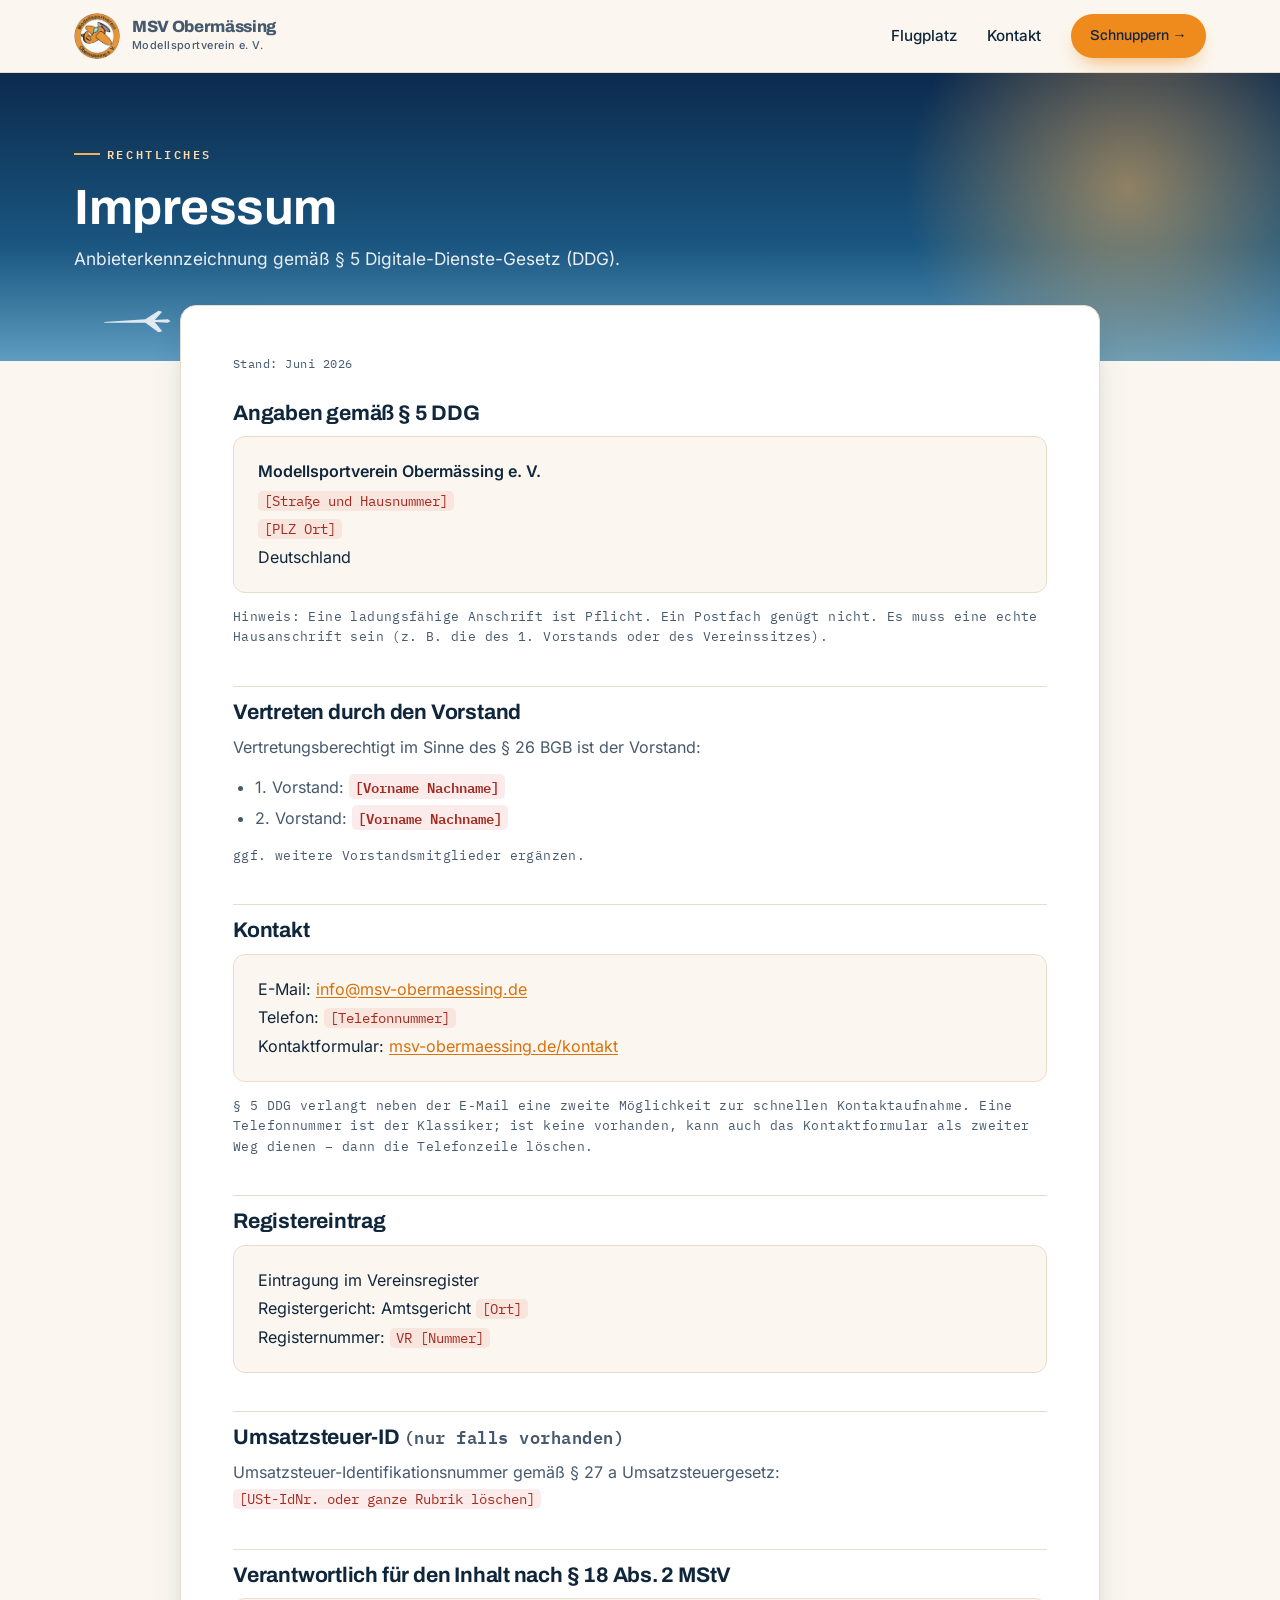
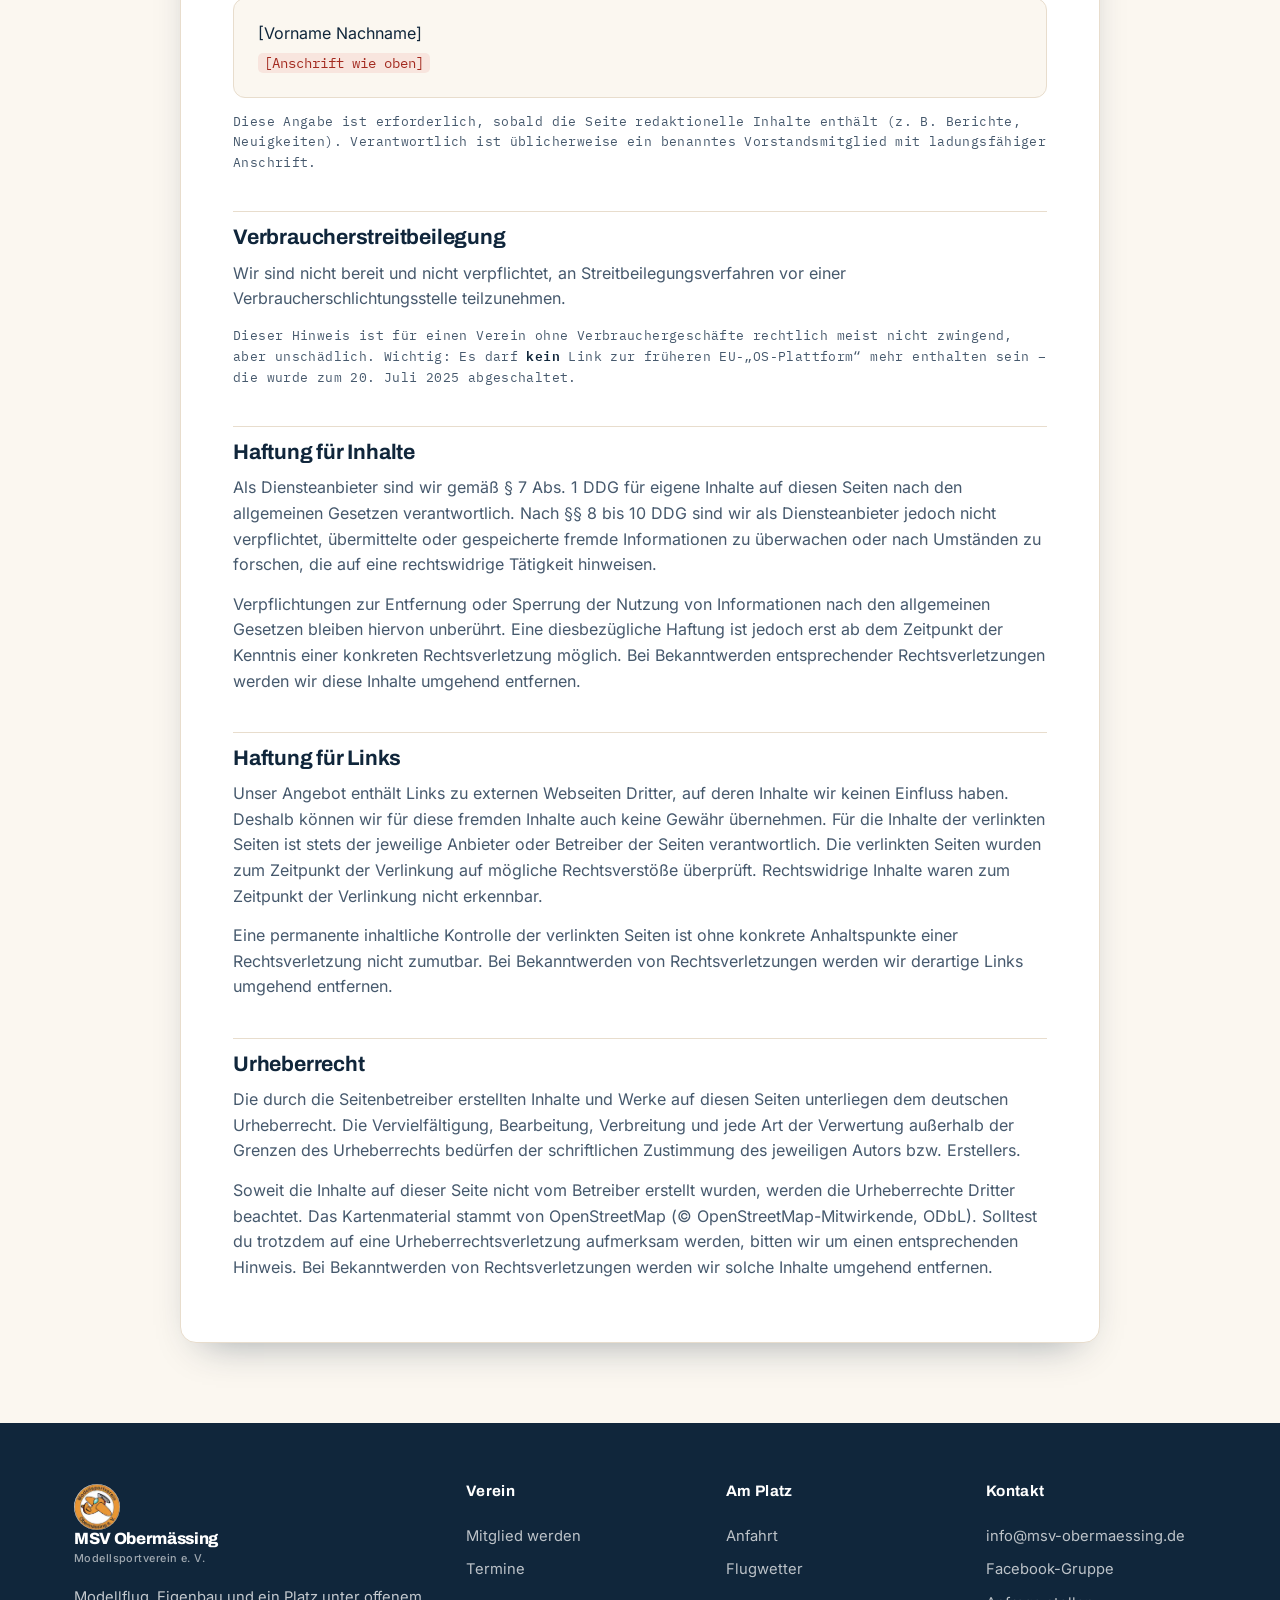
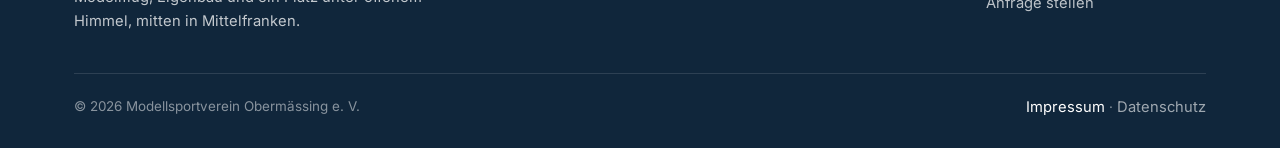
<file: impressum.html>
<!DOCTYPE html>
<html lang="de">
<head>
<!-- Schützt vor Suchmaschinen (wie Startseite) – später entfernen, wenn die Seite gefunden werden soll -->
<meta name="robots" content="noindex, nofollow">

<meta charset="UTF-8">
<meta name="viewport" content="width=device-width, initial-scale=1.0">
<title>Impressum – Modellsportverein Obermässing e. V.</title>
<meta name="description" content="Impressum des Modellsportvereins Obermässing e. V. – Anbieterkennzeichnung gemäß § 5 DDG.">

<!-- Lokal gehostete Schriften (kein Google-Link mehr) -->
<link rel="stylesheet" href="fonts.css">
<style>
/* =================================================================
   FARBEN & TOKENS  (identisch zu index.html / kontakt.html / datenschutz.html)
   ================================================================= */
:root{
  --sky-top:#0c2a4d; --sky-mid:#1a5680; --sky-low:#5e9cc0; --horizon:#f4b15a;
  --orange:#ef8a1c; --orange-deep:#d9700a; --teal:#2ba9b8;
  --ink:#10263b; --ink-soft:#46596d; --paper:#fbf7f0; --cloud:#ffffff; --line:#e8ddcd;
  --good:#2f9e54; --warn:#e0982a; --bad:#d6483b;
  --maxw:1180px; --r:16px; --shadow:0 18px 40px -22px rgba(16,38,59,.45);
}
*{box-sizing:border-box;margin:0;padding:0}
html{scroll-behavior:smooth}
body{font-family:"Inter",system-ui,sans-serif;color:var(--ink);background:var(--paper);line-height:1.6;-webkit-font-smoothing:antialiased;}
h1,h2,h3,.display{font-family:"Archivo",sans-serif;line-height:1.05;letter-spacing:-.01em}
a{color:inherit}
img{max-width:100%;display:block}
.mono{font-family:"IBM Plex Mono",monospace}
.wrap{max-width:var(--maxw);margin-inline:auto;padding-inline:24px}

.eyebrow{font-family:"IBM Plex Mono",monospace;font-size:.72rem;letter-spacing:.22em;text-transform:uppercase;color:var(--orange-deep);font-weight:600;display:inline-flex;align-items:center;gap:.6em;}
.eyebrow::before{content:"";width:26px;height:2px;background:var(--orange);display:inline-block}

.btn{display:inline-flex;align-items:center;gap:.5em;font-family:"Archivo",sans-serif;font-weight:700;font-size:.98rem;padding:.85em 1.5em;border-radius:999px;text-decoration:none;border:2px solid transparent;cursor:pointer;transition:transform .15s ease, box-shadow .15s ease, background .15s ease;}
.btn-primary{background:var(--orange);color:#fff;box-shadow:0 10px 22px -10px rgba(239,138,28,.8)}
.btn-primary:hover{background:var(--orange-deep);transform:translateY(-2px)}

/* ===================== KOPFZEILE / NAVIGATION ===================== */
.site-header{position:sticky;top:0;z-index:50;background:var(--paper);border-bottom:1px solid var(--line);}
.nav{display:flex;align-items:center;justify-content:space-between;height:72px}
.brand{display:flex;align-items:center;gap:12px;text-decoration:none}
.brand img{width:46px;height:46px;border-radius:50%;object-fit:cover}
.brand .fallback-logo{width:46px;height:46px;border-radius:50%;background:var(--orange);display:grid;place-items:center;color:#fff;font-family:"Archivo";font-weight:800;font-size:1.1rem;}
.brand b{font-family:"Archivo";font-weight:800;font-size:1.02rem;letter-spacing:-.02em;line-height:1.05}
.brand span{display:block;font-size:.68rem;color:var(--ink-soft);font-weight:500;letter-spacing:.04em}
.nav-links{display:flex;align-items:center;gap:30px;list-style:none}
.nav-links a{text-decoration:none;font-weight:500;font-size:.95rem;color:var(--ink);transition:color .15s}
.nav-links a:hover{color:var(--orange-deep)}
.nav .btn{padding:.6em 1.2em;font-size:.9rem}
.nav-toggle{display:none;background:none;border:0;cursor:pointer;padding:8px}
.nav-toggle span{display:block;width:24px;height:2px;background:var(--ink);margin:5px 0;transition:.2s}

/* ===================== SEITENKOPF (wie kontakt.html) ===================== */
.subhero{position:relative;overflow:hidden;color:#fff;background:linear-gradient(180deg,var(--sky-top) 0%,var(--sky-mid) 60%,var(--sky-low) 100%);padding-block:64px 88px;}
.subhero::before{content:"";position:absolute;right:-6%;top:-40%;width:460px;height:460px;border-radius:50%;background:radial-gradient(circle,rgba(244,177,90,.55),rgba(244,177,90,0) 68%);pointer-events:none;}
.subhero .eyebrow{color:#ffd9a6}
.subhero .eyebrow::before{background:var(--horizon)}
.subhero h1{font-size:clamp(2rem,5vw,3.1rem);margin:.35em 0 .25em}
.subhero p.lead{max-width:40em;color:rgba(255,255,255,.9);font-size:1.08rem}
.subhero .plane{position:absolute;left:8%;bottom:26px;opacity:.9}
@media (max-width:1080px){.subhero .plane{display:none}}

/* ===================== RECHTSTEXT ===================== */
.legal-wrap{margin-top:-56px;position:relative;z-index:2;padding-bottom:80px}
.legal-card{background:var(--cloud);border:1px solid var(--line);border-radius:var(--r);box-shadow:var(--shadow);padding:48px 52px;max-width:920px;margin-inline:auto;}
@media (max-width:680px){.legal-card{padding:30px 22px}}

.legal-card .stand{font-family:"IBM Plex Mono",monospace;font-size:.78rem;letter-spacing:.04em;color:var(--ink-soft);margin-bottom:28px}

/* Bearbeitungs-Hinweis – beim Ausfüllen entfernen */
.todo{background:#fff7ec;border:1px solid #f3d9ad;border-left:4px solid var(--orange);border-radius:10px;padding:16px 18px;margin-bottom:32px;font-size:.9rem;color:#7a5410}
.todo b{font-family:"Archivo";display:block;margin-bottom:6px;color:var(--orange-deep)}

.legal-card h2{font-size:1.32rem;margin:38px 0 12px;padding-top:14px;border-top:1px solid var(--line)}
.legal-card h2:first-of-type{border-top:0;padding-top:0;margin-top:0}
.legal-card h3{font-size:1.04rem;margin:22px 0 8px;color:var(--ink)}
.legal-card p{color:var(--ink-soft);margin-bottom:14px}
.legal-card ul{color:var(--ink-soft);margin:0 0 14px 0;padding-left:22px}
.legal-card li{margin-bottom:6px}
.legal-card a{color:var(--orange-deep);text-decoration:underline;text-underline-offset:2px}
.legal-card a:hover{color:var(--orange)}
.legal-card strong{color:var(--ink)}
.legal-card .ph{background:rgba(214,72,59,.1);color:#a32a1f;font-family:"IBM Plex Mono",monospace;font-size:.86em;padding:1px 6px;border-radius:5px;white-space:nowrap}
.legal-card .opt{font-size:.8em;font-family:"IBM Plex Mono",monospace;color:var(--ink-soft);letter-spacing:.03em}

/* Adressblock */
.addr{background:var(--paper);border:1px solid var(--line);border-radius:12px;padding:20px 24px;margin-bottom:14px;line-height:1.8}

/* ===================== FUSSZEILE ===================== */
.footer{background:var(--ink);color:rgba(255,255,255,.75);padding-block:56px 28px}
.footer .grid{display:grid;grid-template-columns:1.6fr 1fr 1fr 1fr;gap:40px;margin-bottom:40px}
.footer h4{font-family:"Archivo";color:#fff;font-size:.95rem;margin-bottom:16px;letter-spacing:.02em}
.footer a{text-decoration:none;color:rgba(255,255,255,.72);font-size:.92rem;display:block;padding:5px 0;transition:color .15s}
.footer a:hover{color:var(--orange)}
.footer .foot-brand p{font-size:.92rem;margin-top:14px;max-width:26em}
.footer .foot-brand .brand b{color:#fff}
.footer .foot-brand .brand span{color:rgba(255,255,255,.6)}
.footer .legal{border-top:1px solid rgba(255,255,255,.12);padding-top:22px;display:flex;justify-content:space-between;gap:16px;flex-wrap:wrap;font-size:.84rem;color:rgba(255,255,255,.5)}
.footer .legal a{display:inline;color:rgba(255,255,255,.6)}
.footer .legal a[aria-current]{color:#fff}

@media (max-width:920px){.footer .grid{grid-template-columns:1fr 1fr}}
@media (max-width:680px){
  .nav-links{position:fixed;top:72px;left:0;right:0;background:var(--paper);flex-direction:column;gap:0;align-items:stretch;padding:8px 24px 24px;border-top:1px solid var(--line);max-height:calc(100dvh - 72px);overflow-y:auto;opacity:0;visibility:hidden;pointer-events:none;transition:opacity .2s ease, visibility .2s ease}
  .nav-links.open{opacity:1;visibility:visible;pointer-events:auto}
  .nav-links a{padding:14px 0}
  .nav-links .btn{margin-top:12px;justify-content:center}
  .nav-toggle{display:block}
  .footer .grid{grid-template-columns:1fr}
}
@media (prefers-reduced-motion:reduce){*{animation:none!important;transition:none!important;scroll-behavior:auto!important}}
:focus-visible{outline:3px solid var(--teal);outline-offset:2px;border-radius:4px}
</style>
</head>
<body>

<!-- ============================ HEADER ============================ -->
<header class="site-header">
  <div class="wrap nav">
    <a class="brand" href="index.html" aria-label="Modellsportverein Obermässing – Startseite">
      <img src="logo.webp" alt="Vereinslogo" onerror="this.replaceWith(Object.assign(document.createElement('div'),{className:'fallback-logo',textContent:'MSV'}))">
      <span><b>MSV Obermässing</b><span>Modellsportverein e.&nbsp;V.</span></span>
    </a>
    <nav>
      <ul class="nav-links" id="navlinks">
        <!-- <li><a href="#verein">Verein</a></li> -->
        <li><a href="flugplatz.html">Flugplatz</a></li>
        <!-- <li><a href="#termine">Termine</a></li> -->
        <li><a href="kontakt.html">Kontakt</a></li>
        <li><a class="btn btn-primary" href="mitglied-werden.html">Schnuppern&nbsp;→</a></li>
      </ul>
    </nav>
    <button class="nav-toggle" id="navtoggle" aria-label="Menü öffnen" aria-expanded="false">
      <span></span><span></span><span></span>
    </button>
  </div>
</header>

<main id="top">
  <!-- ===================== SEITENKOPF ===================== -->
  <section class="subhero">
    <svg class="plane" width="70" height="28" viewBox="0 0 74 30" aria-hidden="true">
      <path d="M2 16 L46 13 L60 4 L64 5 L56 14 L70 13 L73 15 L70 17 L56 16 L64 26 L60 27 L46 17 L2 17 Z" fill="#ffffff" opacity=".92"/>
    </svg>
    <div class="wrap">
      <span class="eyebrow">Rechtliches</span>
      <h1>Impressum</h1>
      <p class="lead">Anbieterkennzeichnung gemäß § 5 Digitale-Dienste-Gesetz (DDG).</p>
    </div>
  </section>

  <!-- ===================== RECHTSTEXT ===================== -->
  <div class="wrap legal-wrap">
    <div class="legal-card">

      <p class="stand">Stand: Juni 2026</p>

      <!--
      <div class="todo">
        Bitte alle <span style="color:#a32a1f;font-family:'IBM Plex Mono',monospace;">rot markierten Platzhalter</span> ausfüllen – vor allem die <strong>ladungsfähige Anschrift</strong>, den <strong>2.&nbsp;Vorstand</strong> sowie <strong>Registergericht und Registernummer</strong> (stehen auf eurem Vereinsregisterauszug). Angaben mit dem Vermerk „nur falls vorhanden / zutreffend“ nur eintragen, wenn sie auf den Verein zutreffen, sonst die ganze Zeile löschen. <strong>Im Zweifel anwaltlich oder über den Dachverband prüfen lassen.
      </div>
	   -->

      <!-- 1 -->
      <h2>Angaben gemäß § 5 DDG</h2>
      <div class="addr">
        <strong>Modellsportverein Obermässing e.&nbsp;V.</strong><br>
        <span class="ph">[Straße und Hausnummer]</span><br>
        <span class="ph">[PLZ Ort]</span><br>
        Deutschland
      </div>
      <p class="opt">Hinweis: Eine ladungsfähige Anschrift ist Pflicht. Ein Postfach genügt nicht. Es muss eine echte Hausanschrift sein (z.&nbsp;B. die des 1.&nbsp;Vorstands oder des Vereinssitzes).</p>

      <!-- 2 -->
      <h2>Vertreten durch den Vorstand</h2>
      <p>Vertretungsberechtigt im Sinne des § 26 BGB ist der Vorstand:</p>
      <ul>
        <li>1.&nbsp;Vorstand: <strong><span class="ph">[Vorname Nachname]</span></strong></li>
        <li>2.&nbsp;Vorstand: <strong><span class="ph">[Vorname Nachname]</span></strong></li>
      </ul>
      <p class="opt">ggf. weitere Vorstandsmitglieder ergänzen.</p>

      <!-- 3 -->
      <h2>Kontakt</h2>
      <div class="addr">
        E-Mail: <a href="mailto:info@msv-obermaessing.de">info@msv-obermaessing.de</a><br>
        Telefon: <span class="ph">[Telefonnummer]</span><br>
        Kontaktformular: <a href="kontakt.html">msv-obermaessing.de/kontakt</a>
      </div>
      <p class="opt">§ 5 DDG verlangt neben der E-Mail eine zweite Möglichkeit zur schnellen Kontaktaufnahme. Eine Telefonnummer ist der Klassiker; ist keine vorhanden, kann auch das Kontaktformular als zweiter Weg dienen – dann die Telefonzeile löschen.</p>

      <!-- 4 -->
      <h2>Registereintrag</h2>
      <div class="addr">
        Eintragung im Vereinsregister<br>
        Registergericht: Amtsgericht <span class="ph">[Ort]</span><br>
        Registernummer: <span class="ph">VR [Nummer]</span>
      </div>

      <!-- 5 -->
      <h2>Umsatzsteuer-ID <span class="opt">(nur falls vorhanden)</span></h2>
      <p>Umsatzsteuer-Identifikationsnummer gemäß § 27&nbsp;a Umsatzsteuergesetz: <span class="ph">[USt-IdNr. oder ganze Rubrik löschen]</span></p>

      <!-- 6 -->
      <h2>Verantwortlich für den Inhalt nach § 18 Abs. 2 MStV</h2>
      <div class="addr">
        [Vorname Nachname]<br>
        <span class="ph">[Anschrift wie oben]</span>
      </div>
      <p class="opt">Diese Angabe ist erforderlich, sobald die Seite redaktionelle Inhalte enthält (z.&nbsp;B. Berichte, Neuigkeiten). Verantwortlich ist üblicherweise ein benanntes Vorstandsmitglied mit ladungsfähiger Anschrift.</p>

      <!-- 7 -->
      <h2>Verbraucherstreitbeilegung</h2>
      <p>Wir sind nicht bereit und nicht verpflichtet, an Streitbeilegungsverfahren vor einer Verbraucherschlichtungsstelle teilzunehmen.</p>
      <p class="opt">Dieser Hinweis ist für einen Verein ohne Verbrauchergeschäfte rechtlich meist nicht zwingend, aber unschädlich. Wichtig: Es darf <strong>kein</strong> Link zur früheren EU-„OS-Plattform“ mehr enthalten sein – die wurde zum 20.&nbsp;Juli 2025 abgeschaltet.</p>

      <!-- 8 -->
      <h2>Haftung für Inhalte</h2>
      <p>Als Diensteanbieter sind wir gemäß § 7 Abs. 1 DDG für eigene Inhalte auf diesen Seiten nach den allgemeinen Gesetzen verantwortlich. Nach §§ 8 bis 10 DDG sind wir als Diensteanbieter jedoch nicht verpflichtet, übermittelte oder gespeicherte fremde Informationen zu überwachen oder nach Umständen zu forschen, die auf eine rechtswidrige Tätigkeit hinweisen.</p>
      <p>Verpflichtungen zur Entfernung oder Sperrung der Nutzung von Informationen nach den allgemeinen Gesetzen bleiben hiervon unberührt. Eine diesbezügliche Haftung ist jedoch erst ab dem Zeitpunkt der Kenntnis einer konkreten Rechtsverletzung möglich. Bei Bekanntwerden entsprechender Rechtsverletzungen werden wir diese Inhalte umgehend entfernen.</p>

      <!-- 9 -->
      <h2>Haftung für Links</h2>
      <p>Unser Angebot enthält Links zu externen Webseiten Dritter, auf deren Inhalte wir keinen Einfluss haben. Deshalb können wir für diese fremden Inhalte auch keine Gewähr übernehmen. Für die Inhalte der verlinkten Seiten ist stets der jeweilige Anbieter oder Betreiber der Seiten verantwortlich. Die verlinkten Seiten wurden zum Zeitpunkt der Verlinkung auf mögliche Rechtsverstöße überprüft. Rechtswidrige Inhalte waren zum Zeitpunkt der Verlinkung nicht erkennbar.</p>
      <p>Eine permanente inhaltliche Kontrolle der verlinkten Seiten ist ohne konkrete Anhaltspunkte einer Rechtsverletzung nicht zumutbar. Bei Bekanntwerden von Rechtsverletzungen werden wir derartige Links umgehend entfernen.</p>

      <!-- 10 -->
      <h2>Urheberrecht</h2>
      <p>Die durch die Seitenbetreiber erstellten Inhalte und Werke auf diesen Seiten unterliegen dem deutschen Urheberrecht. Die Vervielfältigung, Bearbeitung, Verbreitung und jede Art der Verwertung außerhalb der Grenzen des Urheberrechts bedürfen der schriftlichen Zustimmung des jeweiligen Autors bzw. Erstellers.</p>
      <p>Soweit die Inhalte auf dieser Seite nicht vom Betreiber erstellt wurden, werden die Urheberrechte Dritter beachtet. Das Kartenmaterial stammt von OpenStreetMap (© OpenStreetMap-Mitwirkende, ODbL). Solltest du trotzdem auf eine Urheberrechtsverletzung aufmerksam werden, bitten wir um einen entsprechenden Hinweis. Bei Bekanntwerden von Rechtsverletzungen werden wir solche Inhalte umgehend entfernen.</p>

    </div>
  </div>
</main>

<!-- ===================== FUSSZEILE ===================== -->
<footer class="footer">
  <div class="wrap">
    <div class="grid">
      <div class="foot-brand">
        <a class="brand" href="index.html">
          <img src="logo.webp" alt="" onerror="this.replaceWith(Object.assign(document.createElement('div'),{className:'fallback-logo',textContent:'MSV'}))">
          <span><b>MSV Obermässing</b><span>Modellsportverein e.&nbsp;V.</span></span>
        </a>
        <p>Modellflug, Eigenbau und ein Platz unter offenem Himmel, mitten in Mittelfranken.</p>
      </div>
      <div>
        <h4>Verein</h4>
        <!-- <a href="index.html#verein">Über uns</a> -->
        <a href="mitglied-werden.html">Mitglied werden</a>
        <a href="index.html#termine">Termine</a>
        <!-- <a href="index.html#" data-placeholder>Vorstand</a> -->
      </div>
      <div>
        <h4>Am Platz</h4>
        <a href="flugplatz.html#anfahrt">Anfahrt</a>
        <!-- <a href="index.html#" data-placeholder>Platzordnung</a> -->
        <a href="flugplatz.html#flugwetter">Flugwetter</a>
        <!-- <a href="index.html#" data-placeholder>Sicherheit</a> -->
      </div>
      <div>
        <h4>Kontakt</h4>
        <a href="mailto:info@msv-obermaessing.de">info@msv-obermaessing.de</a>
        <a href="https://www.facebook.com/MSVObermaessing/?locale=de_DE">Facebook-Gruppe</a>
        <a href="kontakt.html">Anfrage stellen</a>
      </div>
    </div>
    <div class="legal">
      <span>© <span id="year"></span> Modellsportverein Obermässing e.&nbsp;V.</span>
      <span>
        <a href="#top" aria-current="page">Impressum</a> ·
        <a href="datenschutz.html">Datenschutz</a>
      </span>
    </div>
  </div>
</footer>

<script>
/* ===== Mobiles Menü ===== */
const toggle = document.getElementById("navtoggle");
const links = document.getElementById("navlinks");
toggle.addEventListener("click", ()=>{
  const open = links.classList.toggle("open");
  toggle.setAttribute("aria-expanded", open);
});
links.querySelectorAll("a").forEach(a=>a.addEventListener("click",()=>links.classList.remove("open")));

/* Jahr in der Fußzeile */
document.getElementById("year").textContent = new Date().getFullYear();

/* Platzhalter-Links abfangen */
document.querySelectorAll('[data-placeholder]').forEach(a=>{
  a.addEventListener("click",e=>e.preventDefault());
});
</script>
</body>
</html>
</file>
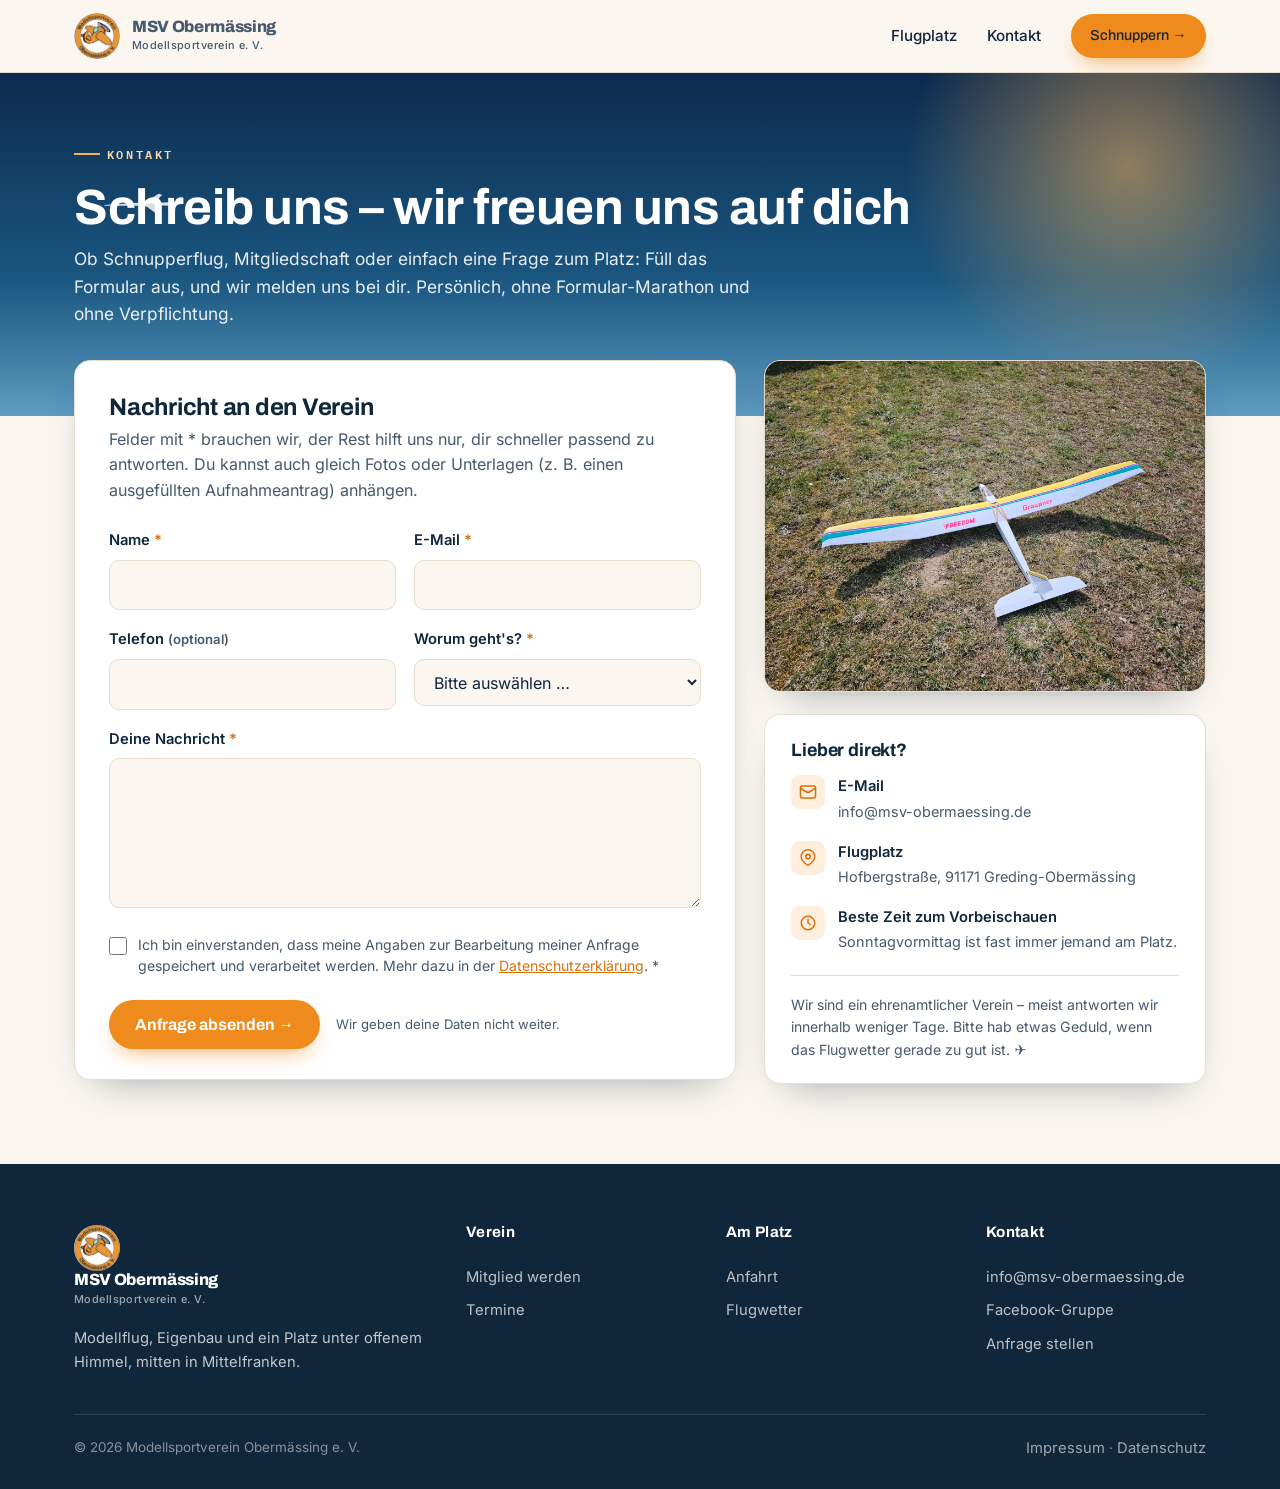
<file: kontakt.html>
<!DOCTYPE html>
<html lang="de">
<head>
<!-- Schützt vor Suchmaschinen (wie Startseite) – später entfernen, wenn die Seite gefunden werden soll -->
<meta name="robots" content="noindex, nofollow">
<meta charset="UTF-8">
<meta name="viewport" content="width=device-width, initial-scale=1.0">
<title>Kontakt – Modellsportverein Obermässing e. V.</title>
<meta name="description" content="Kontakt zum Modellsportverein Obermässing e. V.: Schreib uns für Schnupperfliegen, Mitgliedschaft oder allgemeine Fragen. Formular mit Datei-Anhang.">

<link rel="stylesheet" href="fonts.css">

<style>

/* =================================================================
   FARBEN & TOKENS  (alle aus dem Vereinslogo abgeleitet)
   ================================================================= */
:root{
  --sky-top:#0c2a4d;      /* tiefes Abendblau, oben */
  --sky-mid:#1a5680;
  --sky-low:#5e9cc0;      /* heller Himmel am Horizont */
  --horizon:#f4b15a;      /* warmer Horizontschein */
  --orange:#ef8a1c;       /* Logo-Orange */
  --orange-deep:#d9700a;
  --teal:#2ba9b8;         /* Kanzel-Türkis aus dem Logo */
  --ink:#10263b;          /* fast-Marineblau, Fließtext */
  --ink-soft:#46596d;
  --paper:#fbf7f0;        /* warmes Weiß, Hintergrund */
  --cloud:#ffffff;
  --line:#e8ddcd;         /* Haarlinie */
  --good:#2f9e54;
  --warn:#e0982a;
  --bad:#d6483b;

  --maxw:1180px;
  --r:16px;               /* Eckenradius */
  --shadow:0 18px 40px -22px rgba(16,38,59,.45);
}

*{box-sizing:border-box;margin:0;padding:0}
html{scroll-behavior:smooth}
body{
  font-family:"Inter",system-ui,sans-serif;
  color:var(--ink);
  background:var(--paper);
  line-height:1.6;
  -webkit-font-smoothing:antialiased;
}
h1,h2,h3,.display{font-family:"Archivo",sans-serif;line-height:1.05;letter-spacing:-.01em}
a{color:inherit}
img{max-width:100%;display:block}
.mono{font-family:"IBM Plex Mono",monospace}

.wrap{max-width:var(--maxw);margin-inline:auto;padding-inline:24px}

/* Eyebrow / kleine Label-Zeile über Überschriften */
.eyebrow{
  font-family:"IBM Plex Mono",monospace;
  font-size:.72rem;letter-spacing:.22em;text-transform:uppercase;
  color:var(--orange-deep);font-weight:600;
  display:inline-flex;align-items:center;gap:.6em;
}
.eyebrow::before{content:"";width:26px;height:2px;background:var(--orange);display:inline-block}

/* Buttons */
.btn{
  display:inline-flex;align-items:center;gap:.5em;
  font-family:"Archivo",sans-serif;font-weight:700;font-size:.98rem;
  padding:.85em 1.5em;border-radius:999px;text-decoration:none;
  border:2px solid transparent;cursor:pointer;transition:transform .15s ease, box-shadow .15s ease, background .15s ease;
}
.btn-primary{background:var(--orange);color:#fff;box-shadow:0 10px 22px -10px rgba(239,138,28,.8)}
.btn-primary:hover{background:var(--orange-deep);transform:translateY(-2px)}
.btn-ghost{background:transparent;color:#fff;border-color:rgba(255,255,255,.5)}
.btn-ghost:hover{border-color:#fff;background:rgba(255,255,255,.1)}
.btn-dark{background:var(--ink);color:#fff}
.btn-dark:hover{background:#0a1a29;transform:translateY(-2px)}

/* =================================================================
   KOPFZEILE / NAVIGATION
   ================================================================= */
.site-header{
  position:sticky;top:0;z-index:50;
  background:var(--paper);            /* solide, kein Blur -> keine Kompositions-Artefakte */
  border-bottom:1px solid var(--line);
}
.nav{display:flex;align-items:center;justify-content:space-between;height:72px}
.brand{display:flex;align-items:center;gap:12px;text-decoration:none}
.brand img{width:46px;height:46px;border-radius:50%;object-fit:cover}
.brand .fallback-logo{
  width:46px;height:46px;border-radius:50%;background:var(--orange);
  display:grid;place-items:center;color:#fff;font-family:"Archivo";font-weight:800;font-size:1.1rem;
}
.brand b{font-family:"Archivo";font-weight:800;font-size:1.02rem;letter-spacing:-.02em;line-height:1.05}
.brand span{display:block;font-size:.68rem;color:var(--ink-soft);font-weight:500;letter-spacing:.04em}
.nav-links{display:flex;align-items:center;gap:30px;list-style:none}
.nav-links a{text-decoration:none;font-weight:500;font-size:.95rem;color:var(--ink);transition:color .15s}
.nav-links a:hover{color:var(--orange-deep)}
.nav .btn{padding:.6em 1.2em;font-size:.9rem}
.nav-toggle{display:none;background:none;border:0;cursor:pointer;padding:8px}
.nav-toggle span{display:block;width:24px;height:2px;background:var(--ink);margin:5px 0;transition:.2s}

/* =================================================================
   HERO – der Himmel
   ================================================================= */
.hero{
  position:relative;overflow:hidden;
  background:linear-gradient(180deg,var(--sky-top) 0%,var(--sky-mid) 52%,var(--sky-low) 82%,var(--horizon) 100%);
  color:#fff;
  padding-top:64px;padding-bottom:120px;
}
/* Sonne / warmer Schein unten rechts */
.hero::before{
  content:"";position:absolute;right:-8%;bottom:-30%;width:520px;height:520px;
  background:radial-gradient(circle,rgba(244,177,90,.55),rgba(244,177,90,0) 65%);
  pointer-events:none;
}
/* feine Sterne oben */
.hero::after{
  content:"";position:absolute;inset:0;pointer-events:none;opacity:.5;
  background-image:radial-gradient(1.5px 1.5px at 20% 18%,#fff,transparent),
                   radial-gradient(1.5px 1.5px at 70% 12%,#fff,transparent),
                   radial-gradient(1px 1px at 45% 25%,#fff,transparent),
                   radial-gradient(1px 1px at 88% 30%,#fff,transparent),
                   radial-gradient(1px 1px at 12% 40%,#fff,transparent);
}
.hero .wrap{position:relative;z-index:2;display:grid;grid-template-columns:1.05fr .95fr;gap:56px;align-items:center}

.hero-copy h1{font-size:clamp(2.5rem,5.2vw,4.1rem);font-weight:800;margin:.5rem 0 .3rem}
.hero-copy h1 .accent{color:var(--orange);}
.hero-copy .lead{font-size:1.13rem;color:rgba(255,255,255,.9);max-width:30em;margin-bottom:1.8rem}
.hero-cta{display:flex;gap:14px;flex-wrap:wrap}
.hero .eyebrow{color:#ffd9a8}
.hero .eyebrow::before{background:var(--orange)}

/* kleine Flieger-Silhouette mit Kondensstreifen */
.plane{position:absolute;left:8%;top:34%;z-index:1;opacity:.9}
.contrail{position:absolute;left:0;top:38%;height:2px;width:42%;z-index:0;
  background:linear-gradient(90deg,transparent,rgba(255,255,255,.55));border-radius:2px}

/* =================================================================
   SIGNATURE: FLUGWETTER-COCKPIT
   ================================================================= */
.cockpit{
  background:rgba(8,22,38,.55);
  border:1px solid rgba(255,255,255,.18);
  border-radius:var(--r);
  padding:24px;
  backdrop-filter:blur(8px);
  box-shadow:0 30px 60px -30px rgba(0,0,0,.6);
}
.cockpit-head{display:flex;align-items:center;justify-content:space-between;margin-bottom:18px}
.cockpit-head .ttl{font-family:"IBM Plex Mono";font-size:.72rem;letter-spacing:.18em;text-transform:uppercase;color:rgba(255,255,255,.65)}
.live-dot{display:inline-flex;align-items:center;gap:6px;font-family:"IBM Plex Mono";font-size:.7rem;color:rgba(255,255,255,.7)}
.live-dot i{width:7px;height:7px;border-radius:50%;background:var(--good);box-shadow:0 0 0 0 rgba(47,158,84,.6);animation:pulse 2s infinite}
@keyframes pulse{0%{box-shadow:0 0 0 0 rgba(47,158,84,.6)}70%{box-shadow:0 0 0 8px rgba(47,158,84,0)}100%{box-shadow:0 0 0 0 rgba(47,158,84,0)}}

.gauge{display:grid;grid-template-columns:128px 1fr;gap:22px;align-items:center}
/* Windrose */
.compass{position:relative;width:128px;height:128px}
.compass svg{width:100%;height:100%}
.needle{transform-origin:64px 64px;transition:transform 1.1s cubic-bezier(.2,.8,.2,1)}
.compass .lbl{fill:rgba(255,255,255,.55);font-family:"IBM Plex Mono";font-size:11px;font-weight:600}

.readout .verdict{
  display:inline-flex;align-items:center;gap:.5em;font-family:"Archivo";font-weight:700;font-size:1.15rem;
  padding:.35em .8em;border-radius:999px;margin-bottom:.6rem;
}
.readout .verdict.good{background:rgba(47,158,84,.18);color:#7fe3a3;border:1px solid rgba(47,158,84,.5)}
.readout .verdict.warn{background:rgba(224,152,42,.18);color:#ffce85;border:1px solid rgba(224,152,42,.5)}
.readout .verdict.bad{background:rgba(214,72,59,.18);color:#ff9b91;border:1px solid rgba(214,72,59,.5)}
.readout .verdict.idle{background:rgba(255,255,255,.1);color:rgba(255,255,255,.7);border:1px solid rgba(255,255,255,.2)}

.metrics{display:flex;gap:26px;flex-wrap:wrap}
.metric .v{font-family:"IBM Plex Mono";font-weight:600;font-size:1.5rem;color:#fff;line-height:1}
.metric .v small{font-size:.85rem;color:rgba(255,255,255,.55);font-weight:400}
.metric .k{font-size:.72rem;color:rgba(255,255,255,.6);letter-spacing:.05em;margin-top:3px}

/* Mini-Vorschau nächste Stunden */
.hours{display:flex;gap:10px;margin-top:20px;padding-top:18px;border-top:1px solid rgba(255,255,255,.12)}
.hours .h{flex:1;text-align:center}
.hours .h .bar{height:46px;display:flex;align-items:flex-end;justify-content:center;margin-bottom:6px}
.hours .h .bar i{width:8px;background:linear-gradient(180deg,var(--teal),#1a7a86);border-radius:4px;display:block;transition:height .6s ease}
.hours .h .t{font-family:"IBM Plex Mono";font-size:.66rem;color:rgba(255,255,255,.6)}
.hours .h .s{font-family:"IBM Plex Mono";font-size:.72rem;color:#fff;font-weight:600}
.cockpit-foot{font-family:"IBM Plex Mono";font-size:.66rem;color:rgba(255,255,255,.4);margin-top:14px;text-align:right}

/* =================================================================
   INSTRUMENTEN-STREIFEN (Eckdaten)
   ================================================================= */
.strip{background:var(--ink);color:#fff}
.strip .wrap{display:grid;grid-template-columns:repeat(4,1fr);gap:1px;padding-block:0}
.strip .cell{padding:30px 8px;text-align:center;position:relative}
.strip .cell:not(:last-child)::after{content:"";position:absolute;right:0;top:24%;height:52%;width:1px;background:rgba(255,255,255,.14)}
.strip .v{font-family:"Archivo";font-weight:800;font-size:2rem;color:var(--orange)}
.strip .k{font-size:.78rem;color:rgba(255,255,255,.65);letter-spacing:.04em;margin-top:4px}

/* =================================================================
   ABSCHNITTE allgemein
   ================================================================= */
.section{padding-block:88px}
.section-head{max-width:46em;margin-bottom:48px}
.section-head h2{font-size:clamp(1.9rem,3.6vw,2.7rem);font-weight:700;margin:.6rem 0 .8rem}
.section-head p{color:var(--ink-soft);font-size:1.08rem}

/* MITGLIED WERDEN – 3 Schritte (echte Reihenfolge → Nummern sind gerechtfertigt) */
.steps{display:grid;grid-template-columns:repeat(3,1fr);gap:24px}
.step{background:var(--cloud);border:1px solid var(--line);border-radius:var(--r);padding:30px;position:relative;overflow:hidden}
.step .num{font-family:"Archivo";font-weight:800;font-size:3.4rem;color:var(--orange);opacity:.22;line-height:1;position:absolute;top:14px;right:22px}
.step h3{font-size:1.25rem;margin:0 0 .5rem;position:relative}
.step p{color:var(--ink-soft);font-size:.96rem;position:relative}
.step .icon{width:42px;height:42px;border-radius:12px;background:rgba(43,169,184,.12);display:grid;place-items:center;margin-bottom:16px;color:var(--teal)}
.steps-cta{margin-top:32px;display:flex;gap:14px;flex-wrap:wrap;align-items:center}
.steps-note{color:var(--ink-soft);font-size:.9rem}

/* ÜBER UNS */
.about{display:grid;grid-template-columns:1fr 1fr;gap:56px;align-items:center}
.about .photo{aspect-ratio:4/3;border-radius:var(--r);background:
   linear-gradient(135deg,var(--sky-mid),var(--sky-low));
   display:grid;place-items:center;color:rgba(255,255,255,.85);text-align:center;
   border:1px solid var(--line);overflow:hidden;box-shadow:var(--shadow)}
.about .photo .ph{font-family:"IBM Plex Mono";font-size:.8rem;letter-spacing:.1em;padding:20px}
.about h2{font-size:clamp(1.9rem,3.6vw,2.6rem);margin:.6rem 0 1rem}
.about p{color:var(--ink-soft);margin-bottom:1rem}
.tags{display:flex;gap:10px;flex-wrap:wrap;margin-top:18px}
.tag{font-size:.82rem;font-weight:600;padding:.4em .9em;border-radius:999px;background:rgba(239,138,28,.12);color:var(--orange-deep)}

/* FLUGPLATZ + KARTE */
.field{display:grid;grid-template-columns:1fr 1.1fr;gap:48px;align-items:start}
.field-info .rule{display:flex;gap:14px;padding:16px 0;border-bottom:1px solid var(--line)}
.field-info .rule:first-of-type{border-top:1px solid var(--line)}
.field-info .rule .ic{flex:0 0 auto;width:34px;height:34px;border-radius:9px;background:rgba(43,169,184,.12);display:grid;place-items:center;color:var(--teal)}
.field-info .rule b{display:block;font-family:"Archivo";font-size:1rem}
.field-info .rule span{font-size:.92rem;color:var(--ink-soft)}
.map-card{border-radius:var(--r);overflow:hidden;border:1px solid var(--line);box-shadow:var(--shadow);background:var(--cloud)}
.map-card iframe{width:100%;height:380px;border:0;display:block}
.map-card .map-foot{padding:14px 18px;display:flex;justify-content:space-between;align-items:center;gap:12px;flex-wrap:wrap}
.map-card .map-foot span{font-size:.86rem;color:var(--ink-soft)}

/* TERMINE */
.events{display:grid;grid-template-columns:repeat(3,1fr);gap:20px}
.event{background:var(--cloud);border:1px solid var(--line);border-radius:var(--r);padding:24px;display:flex;gap:18px;align-items:flex-start}
.event .date{flex:0 0 auto;text-align:center;background:var(--ink);color:#fff;border-radius:12px;padding:10px 14px;min-width:64px}
.event .date .d{font-family:"Archivo";font-weight:800;font-size:1.5rem;line-height:1}
.event .date .m{font-family:"IBM Plex Mono";font-size:.7rem;letter-spacing:.1em;text-transform:uppercase;color:var(--orange)}
.event h3{font-size:1.1rem;margin-bottom:.3rem}
.event p{font-size:.9rem;color:var(--ink-soft)}

/* CTA-BAND */
.band{background:linear-gradient(120deg,var(--orange),var(--orange-deep));color:#fff}
.band .wrap{padding-block:64px;display:flex;align-items:center;justify-content:space-between;gap:32px;flex-wrap:wrap}
.band h2{font-size:clamp(1.7rem,3.4vw,2.4rem)}
.band p{color:rgba(255,255,255,.92);max-width:32em;margin-top:.4rem}

/* FUSSZEILE */
.footer{background:var(--ink);color:rgba(255,255,255,.75);padding-block:56px 28px}
.footer .grid{display:grid;grid-template-columns:1.6fr 1fr 1fr 1fr;gap:40px;margin-bottom:40px}
.footer h4{font-family:"Archivo";color:#fff;font-size:.95rem;margin-bottom:16px;letter-spacing:.02em}
.footer a{text-decoration:none;color:rgba(255,255,255,.72);font-size:.92rem;display:block;padding:5px 0;transition:color .15s}
.footer a:hover{color:var(--orange)}
.footer .foot-brand p{font-size:.92rem;margin-top:14px;max-width:26em}
.footer .foot-brand .brand b{color:#fff}
.footer .foot-brand .brand span{color:rgba(255,255,255,.6)}
.footer .legal{border-top:1px solid rgba(255,255,255,.12);padding-top:22px;display:flex;justify-content:space-between;gap:16px;flex-wrap:wrap;font-size:.84rem;color:rgba(255,255,255,.5)}
.footer .legal a{display:inline;color:rgba(255,255,255,.6)}

/* =================================================================
   SCROLL-REVEAL & RESPONSIVE
   ================================================================= */
.reveal{opacity:0;transform:translateY(22px);transition:opacity .7s ease, transform .7s ease}
.reveal.in{opacity:1;transform:none}

/* Deko-Flieger + Kondensstreifen nur dort zeigen, wo Platz ist,
   sonst überlappen sie bei schmalen/erzwungenen Desktop-Ansichten den Titel */
@media (max-width:1080px){
  .plane,.contrail{display:none}
}
@media (max-width:920px){
  .hero .wrap{grid-template-columns:1fr;gap:40px}
  .about,.field{grid-template-columns:1fr;gap:32px}
  .strip .wrap{grid-template-columns:repeat(2,1fr)}
  .strip .cell:nth-child(2)::after{display:none}
  .steps,.events{grid-template-columns:1fr}
  .footer .grid{grid-template-columns:1fr 1fr}
}
@media (max-width:680px){
  /* Kopfzeile auf dem Handy deckend -> kein Durchscheinen/Ghosting mehr */
  .nav-links{
    position:fixed;top:72px;left:0;right:0;
    background:var(--paper);
    flex-direction:column;gap:0;align-items:stretch;
    padding:8px 24px 24px;
    border-top:1px solid var(--line);
    max-height:calc(100dvh - 72px);overflow-y:auto;
    /* kein transform -> keine Kompositions-Ebene -> saubere Linien */
    opacity:0;visibility:hidden;pointer-events:none;
    transition:opacity .2s ease, visibility .2s ease}
  .nav-links.open{opacity:1;visibility:visible;pointer-events:auto}
  .nav-links a{padding:14px 0}
  .nav-links .btn{margin-top:12px;justify-content:center}
  .nav-toggle{display:block}
  .hero{padding-bottom:80px}
  .gauge{grid-template-columns:1fr;justify-items:center;text-align:center}
  .metrics{justify-content:center}
  .footer .grid{grid-template-columns:1fr}
}
@media (prefers-reduced-motion:reduce){
  *{animation:none!important;transition:none!important;scroll-behavior:auto!important}
  .reveal{opacity:1;transform:none}
}
:focus-visible{outline:3px solid var(--teal);outline-offset:2px;border-radius:4px}

/* =================================================================
   KONTAKTSEITE – zusätzliche Stile (bauen auf den Tokens oben auf)
   ================================================================= */
/* Kompakter Seitenkopf, gleicher Himmel wie auf der Startseite */
.subhero{
  position:relative;overflow:hidden;color:#fff;
  background:linear-gradient(180deg,var(--sky-top) 0%,var(--sky-mid) 60%,var(--sky-low) 100%);
  padding-block:64px 88px;
}
.subhero::before{
  content:"";position:absolute;right:-6%;top:-40%;width:460px;height:460px;border-radius:50%;
  background:radial-gradient(circle,rgba(244,177,90,.55),rgba(244,177,90,0) 68%);pointer-events:none;
}
.subhero .eyebrow{color:#ffd9a6}
.subhero .eyebrow::before{background:var(--horizon)}
.subhero h1{font-size:clamp(2rem,5vw,3.1rem);margin:.35em 0 .25em}
.subhero p.lead{max-width:40em;color:rgba(255,255,255,.9);font-size:1.08rem}
.subhero .plane{position:absolute;left:8%;bottom:26px;opacity:.9}
@media (max-width:1080px){.subhero .plane{display:none}}

/* Inhalt überlappt den Himmel leicht (wie ein „Kärtchen“ im Wind) */
.contact-wrap{margin-top:-56px;position:relative;z-index:2;padding-bottom:80px}
.contact-grid{display:grid;grid-template-columns:1.5fr 1fr;gap:28px;align-items:start}
@media (max-width:920px){.contact-grid{grid-template-columns:1fr}}

.card{background:var(--cloud);border:1px solid var(--line);border-radius:var(--r);box-shadow:var(--shadow)}
.form-card{padding:34px 34px 30px}
@media (max-width:560px){.form-card{padding:24px 20px}}
.form-card h2{font-size:1.5rem;margin-bottom:.4rem}
.form-card .intro{color:var(--ink-soft);margin-bottom:26px;max-width:46em}

/* Formularfelder */
.form-row{display:grid;grid-template-columns:1fr 1fr;gap:18px}
@media (max-width:560px){.form-row{grid-template-columns:1fr}}
.fld{margin-bottom:18px}
.fld label{display:block;font-weight:600;font-size:.92rem;margin-bottom:7px}
.fld .req{color:var(--orange-deep)}
.fld input,.fld select,.fld textarea{
  width:100%;font:inherit;color:var(--ink);background:var(--paper);
  border:1px solid var(--line);border-radius:10px;padding:.72em .9em;transition:border-color .15s, box-shadow .15s;
}
.fld textarea{min-height:150px;resize:vertical}
.fld input:focus,.fld select:focus,.fld textarea:focus{
  outline:none;border-color:var(--teal);box-shadow:0 0 0 3px rgba(43,169,184,.18);
}
.fld .hint{font-size:.82rem;color:var(--ink-soft);margin-top:6px}

/* Datei-Upload */
.filedrop{
  border:1.5px dashed #d8c7ad;border-radius:12px;background:var(--paper);
  padding:20px;text-align:center;cursor:pointer;transition:border-color .15s, background .15s;
}
.filedrop:hover,.filedrop.drag{border-color:var(--orange);background:#fff7ec}
.filedrop input[type=file]{display:none}
.filedrop .fd-icon{width:38px;height:38px;margin:0 auto 8px;color:var(--orange-deep)}
.filedrop .fd-main{font-weight:600;font-size:.95rem}
.filelist{list-style:none;margin-top:12px;display:flex;flex-direction:column;gap:8px}
.filelist li{display:flex;align-items:center;gap:10px;font-size:.86rem;background:var(--paper);
  border:1px solid var(--line);border-radius:8px;padding:8px 12px}
.filelist li .fname{flex:1;overflow:hidden;text-overflow:ellipsis;white-space:nowrap}
.filelist li .fsize{color:var(--ink-soft);font-family:"IBM Plex Mono",monospace;font-size:.78rem}
.filelist li button{border:0;background:none;cursor:pointer;color:var(--bad);font-size:1.1rem;line-height:1;padding:2px 4px}
.size-warn{color:var(--bad);font-size:.84rem;margin-top:8px;display:none}
.size-warn.show{display:block}

/* Einwilligung */
.consent{display:flex;gap:11px;align-items:flex-start;margin:6px 0 24px}
.consent input{margin-top:3px;width:18px;height:18px;accent-color:var(--orange);flex:0 0 auto}
.consent label{font-size:.88rem;color:var(--ink-soft);line-height:1.5}
.consent a{color:var(--orange-deep);text-decoration:underline}

.form-actions{display:flex;align-items:center;gap:16px;flex-wrap:wrap}
.form-actions .btn{font-size:1rem}
.form-actions .note{font-size:.82rem;color:var(--ink-soft)}

/* Erfolgsbanner nach dem Absenden */
.success-banner{
  display:none;align-items:flex-start;gap:14px;
  background:#eaf7ee;border:1px solid #bfe4ca;color:#1e6b3a;
  border-radius:var(--r);padding:18px 20px;margin-bottom:24px;
}
.success-banner.show{display:flex}
.success-banner svg{flex:0 0 auto;margin-top:1px}
.success-banner b{display:block;font-family:"Archivo";font-size:1.02rem}
.success-banner span{font-size:.92rem}

/* Seitenspalte: Illustration + Fakten */
.aside-stack{display:flex;flex-direction:column;gap:22px}
.illus{border-radius:var(--r);overflow:hidden;border:1px solid var(--line);box-shadow:var(--shadow);background:var(--cloud)}
.illus svg{display:block;width:100%;height:auto}
.illus .cap{padding:12px 16px;font-size:.82rem;color:var(--ink-soft);display:flex;gap:8px;align-items:center}
.illus .cap svg{width:16px;height:16px;flex:0 0 auto}

.info-card{padding:26px 26px 22px}
.info-card h3{font-size:1.12rem;margin-bottom:16px}
.info-list{list-style:none;display:flex;flex-direction:column;gap:16px}
.info-list li{display:flex;gap:13px;align-items:flex-start}
.info-list .ic{flex:0 0 auto;width:34px;height:34px;border-radius:9px;background:#fdeede;color:var(--orange-deep);display:grid;place-items:center}
.info-list .ic svg{width:18px;height:18px}
.info-list .t b{display:block;font-size:.92rem}
.info-list .t span,.info-list .t a{font-size:.9rem;color:var(--ink-soft);text-decoration:none}
.info-list .t a:hover{color:var(--orange-deep)}
.reassure{margin-top:20px;padding-top:18px;border-top:1px solid var(--line);font-size:.88rem;color:var(--ink-soft)}
</style>
</head>
<body>

<!-- ============================ HEADER ============================ -->
<header class="site-header">
  <div class="wrap nav">
    <a class="brand" href="index.html" aria-label="Modellsportverein Obermässing – Startseite">
      <img src="logo.webp" alt="Vereinslogo" onerror="this.replaceWith(Object.assign(document.createElement('div'),{className:'fallback-logo',textContent:'MSV'}))">
      <span><b>MSV Obermässing</b><span>Modellsportverein e.&nbsp;V.</span></span>
    </a>
    <nav>
      <ul class="nav-links" id="navlinks">
        <!-- <li><a href="#verein">Verein</a></li> -->
        <li><a href="flugplatz.html">Flugplatz</a></li>
        <!-- <li><a href="#termine">Termine</a></li> -->
        <li><a href="#top">Kontakt</a></li>
        <li><a class="btn btn-primary" href="mitglied-werden.html">Schnuppern&nbsp;→</a></li>
      </ul>
    </nav>
    <button class="nav-toggle" id="navtoggle" aria-label="Menü öffnen" aria-expanded="false">
      <span></span><span></span><span></span>
    </button>
  </div>
</header>

<main id="top">

<!-- ===================== SEITENKOPF ===================== -->
<section class="subhero">
  <svg class="plane" width="70" height="28" viewBox="0 0 74 30" aria-hidden="true">
    <path d="M2 16 L46 13 L60 4 L64 5 L56 14 L70 13 L73 15 L70 17 L56 16 L64 26 L60 27 L46 17 L2 17 Z" fill="#ffffff" opacity=".92"/>
  </svg>
  <div class="wrap">
    <span class="eyebrow">Kontakt</span>
    <h1>Schreib uns – wir&nbsp;freuen&nbsp;uns auf&nbsp;dich</h1>
    <p class="lead">Ob Schnupperflug, Mitgliedschaft oder einfach eine Frage zum Platz: Füll das Formular aus, und wir melden uns bei dir. Persönlich, ohne Formular-Marathon und ohne Verpflichtung.</p>
  </div>
</section>

<!-- ===================== KONTAKTBEREICH ===================== -->
<div class="wrap contact-wrap">
  <div class="contact-grid">

    <!-- ----- Formular ----- -->
    <div class="card form-card reveal">

      <!-- Erfolgsmeldung (erscheint nach erfolgreichem Absenden via ?gesendet=1) -->
      <div class="success-banner" id="successBanner" role="status">
        <svg width="22" height="22" viewBox="0 0 24 24" fill="none" stroke="#1e6b3a" stroke-width="2.2" stroke-linecap="round" stroke-linejoin="round"><circle cx="12" cy="12" r="10"/><path d="M8 12l3 3 5-6"/></svg>
        <div><b>Danke, deine Nachricht ist unterwegs!</b><span>Wir melden uns so bald wie möglich bei dir. Schau auch ins Spam-Postfach, falls du eine Bestätigung erwartest.</span></div>
      </div>

      <h2>Nachricht an den Verein</h2>
      <p class="intro">Felder mit <span class="req">*</span> brauchen wir, der Rest hilft uns nur, dir schneller passend zu antworten. Du kannst auch gleich Fotos oder Unterlagen (z.&nbsp;B. einen ausgefüllten Aufnahmeantrag) anhängen.</p>

      <!-- WICHTIG: Ersetzen Sie FORM-ID-VON-FORMSPARK mit Ihrer echten ID aus dem Formspark-Dashboard -->
        <form id="kontaktForm"
			  action="https://submit-form.com/tCE0SbX1n"
			  method="POST">

		  <!-- Formspark-Steuerfelder -->
		  <input type="hidden" name="_subject" value="Neue Anfrage über die Vereins-Webseite">
		  <input type="hidden" name="_redirect" value="https://woelki.github.io/MSV-Webseite/kontakt.html?gesendet=1">

		  <!-- Spam-Falle: jetzt als Checkbox, damit Autofill sie nicht auslöst -->
		  <input type="checkbox" name="_honeypot" style="display:none" tabindex="-1" autocomplete="off" aria-hidden="true">

		  <div class="form-row">
			<div class="fld">
			  <label for="name">Name <span class="req">*</span></label>
			  <input type="text" id="name" name="name" autocomplete="name" required placeholder="">
			</div>
			<div class="fld">
			  <label for="email">E-Mail <span class="req">*</span></label>
			  <input type="email" id="email" name="email" autocomplete="email" required placeholder="">
			</div>
		  </div>

		  <div class="form-row">
			<div class="fld">
			  <label for="telefon">Telefon <span class="hint" style="display:inline">(optional)</span></label>
			  <input type="tel" id="telefon" name="telefon" autocomplete="tel" placeholder="">
			</div>
			<div class="fld">
			  <label for="anliegen">Worum geht's? <span class="req">*</span></label>
			  <select id="anliegen" name="anliegen" required>
				<option value="" disabled selected>Bitte auswählen …</option>
				<option>Schnupperfliegen</option>
				<option>Mitglied werden</option>
				<option>Allgemeine Frage</option>
				<option>Presse &amp; Medien</option>
				<option>Sonstiges</option>
			  </select>
			</div>
		  </div>

		  <div class="fld">
			<label for="nachricht">Deine Nachricht <span class="req">*</span></label>
			<textarea id="nachricht" name="nachricht" required placeholder=""></textarea>
		  </div>

		  <div class="consent">
			<input type="checkbox" id="datenschutz" name="datenschutz_einwilligung" value="ja" required>
			<label for="datenschutz">Ich bin einverstanden, dass meine Angaben zur Bearbeitung meiner Anfrage gespeichert und verarbeitet werden. Mehr dazu in der <a href="datenschutz.html">Datenschutzerklärung</a>. <span class="req">*</span></label>
		  </div>

		  <div class="form-actions">
			<button type="submit" class="btn btn-primary">Anfrage absenden →</button>
			<span class="note">Wir geben deine Daten nicht weiter.</span>
		  </div>
		</form>
    </div>

    <!-- ----- Seitenspalte ----- -->
    <aside class="aside-stack reveal">

      <figure class="illus">
		<img src="platz2.webp" alt="Ein wunderschönes Modellflugzeug am Hofberg" loading="lazy" style="max-width: 100%; height: auto; border-radius: 8px;">
      </figure>

      <!-- Schnelle Kontaktwege -->
      <div class="card info-card">
        <h3>Lieber direkt?</h3>
        <ul class="info-list">
          <li>
            <span class="ic"><svg viewBox="0 0 24 24" fill="none" stroke="currentColor" stroke-width="2" stroke-linecap="round" stroke-linejoin="round"><rect x="2" y="4" width="20" height="16" rx="2"/><path d="m22 7-10 6L2 7"/></svg></span>
            <span class="t"><b>E-Mail</b><a href="mailto:info@msv-obermaessing.de">info@msv-obermaessing.de</a></span>
          </li>
          <li>
            <span class="ic"><svg viewBox="0 0 24 24" fill="none" stroke="currentColor" stroke-width="2" stroke-linecap="round" stroke-linejoin="round"><path d="M21 10c0 6-9 12-9 12s-9-6-9-12a9 9 0 0 1 18 0Z"/><circle cx="12" cy="10" r="3"/></svg></span>
            <span class="t"><b>Flugplatz</b><span>Hofbergstraße, 91171 Greding-Obermässing</span></span>
          </li>
          <li>
            <span class="ic"><svg viewBox="0 0 24 24" fill="none" stroke="currentColor" stroke-width="2" stroke-linecap="round" stroke-linejoin="round"><circle cx="12" cy="12" r="9"/><path d="M12 7v5l3 2"/></svg></span>
            <span class="t"><b>Beste Zeit zum Vorbeischauen</b><span>Sonntagvormittag ist fast immer jemand am Platz.</span></span>
          </li>
        </ul>
        <p class="reassure">Wir sind ein ehrenamtlicher Verein – meist antworten wir innerhalb weniger Tage. Bitte hab etwas Geduld, wenn das Flugwetter gerade zu gut ist. ✈</p>
      </div>

    </aside>
  </div>
</div>

</main>

<!-- ===================== FUSSZEILE ===================== -->
<footer class="footer">
  <div class="wrap">
    <div class="grid">
      <div class="foot-brand">
        <a class="brand" href="index.html">
          <img src="logo.webp" alt="" onerror="this.replaceWith(Object.assign(document.createElement('div'),{className:'fallback-logo',textContent:'MSV'}))">
          <span><b>MSV Obermässing</b><span>Modellsportverein e.&nbsp;V.</span></span>
        </a>
        <p>Modellflug, Eigenbau und ein Platz unter offenem Himmel, mitten in Mittelfranken.</p>
      </div>
      <div>
        <h4>Verein</h4>
        <!-- <a href="index.html#verein">Über uns</a> -->
        <a href="mitglied-werden.html">Mitglied werden</a>
        <a href="index.html#termine">Termine</a>
        <!-- <a href="index.html#" data-placeholder>Vorstand</a> -->
      </div>
      <div>
        <h4>Am Platz</h4>
        <a href="flugplatz.html#anfahrt">Anfahrt</a>
        <!-- <a href="index.html#" data-placeholder>Platzordnung</a> -->
        <a href="flugplatz.html#flugwetter">Flugwetter</a>
        <!-- <a href="index.html#" data-placeholder>Sicherheit</a> -->
      </div>
      <div>
        <h4>Kontakt</h4>
        <a href="mailto:info@msv-obermaessing.de">info@msv-obermaessing.de</a>
        <a href="https://www.facebook.com/MSVObermaessing/?locale=de_DE">Facebook-Gruppe</a>
        <a href="#top">Anfrage stellen</a>
      </div>
    </div>
    <div class="legal">
      <span>© <span id="year"></span> Modellsportverein Obermässing e.&nbsp;V.</span>
      <span>
        <a href="impressum.html">Impressum</a> ·
        <a href="datenschutz.html">Datenschutz</a>
      </span>
    </div>
  </div>
</footer>

<script>
/* ===== Mobiles Menü ===== */
const toggle = document.getElementById("navtoggle");
const links  = document.getElementById("navlinks");
toggle.addEventListener("click", ()=>{
  const open = links.classList.toggle("open");
  toggle.setAttribute("aria-expanded", open);
});
links.querySelectorAll("a").forEach(a=>a.addEventListener("click",()=>links.classList.remove("open")));

/* ===== Scroll-Reveal ===== */
const io = new IntersectionObserver((entries)=>{
  entries.forEach(e=>{ if(e.isIntersecting){ e.target.classList.add("in"); io.unobserve(e.target); } });
},{threshold:.12});
document.querySelectorAll(".reveal").forEach(el=>io.observe(el));

/* Jahr in der Fußzeile */
document.getElementById("year").textContent = new Date().getFullYear();

/* Platzhalter-Links abfangen */
document.querySelectorAll('[data-placeholder]').forEach(a=>{
  a.addEventListener("click",e=>e.preventDefault());
});

/* ===== Erfolgsbanner nach Absenden (?gesendet=1) ===== */
if (new URLSearchParams(location.search).get("gesendet") === "1") {
  const b = document.getElementById("successBanner");
  b.classList.add("show");
  b.scrollIntoView({behavior:"smooth", block:"center"});
  history.replaceState(null, "", location.pathname);   // Parameter aus der URL putzen
}
</script>

</body>
</html>
</file>
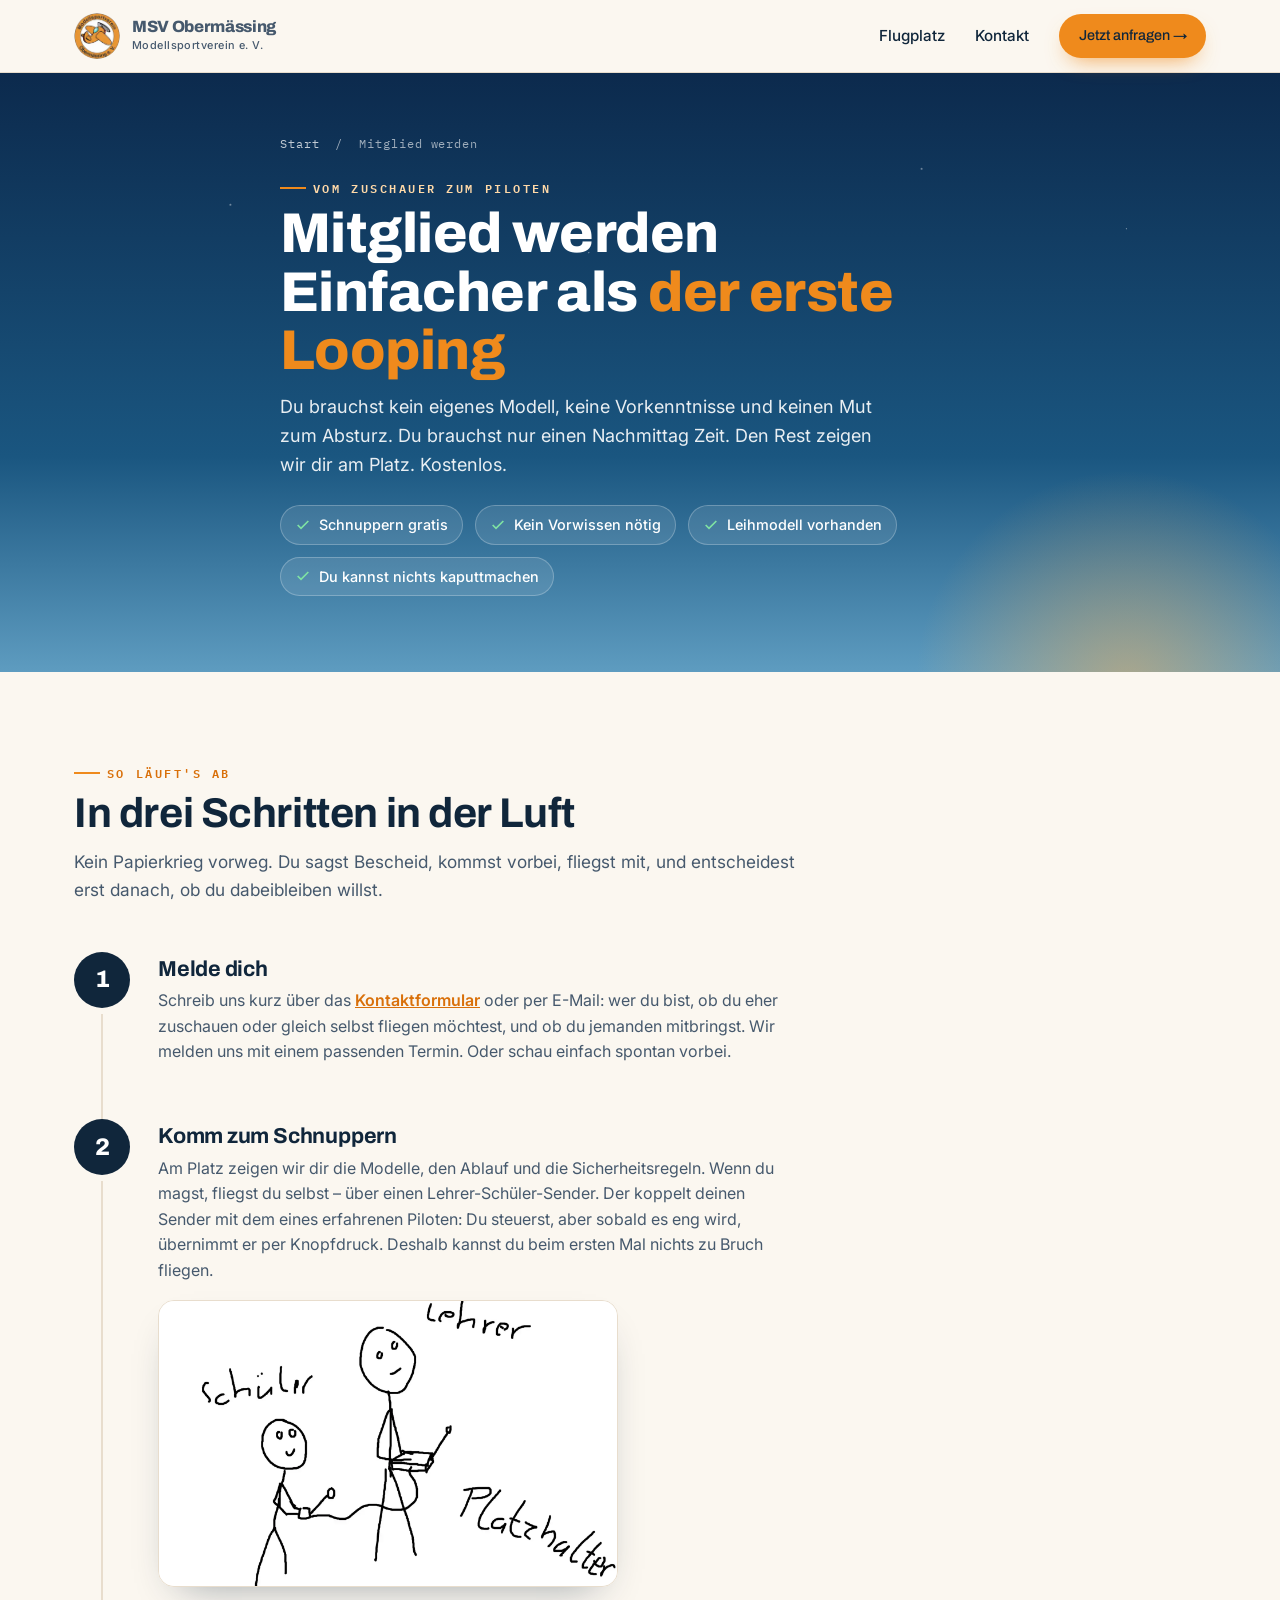
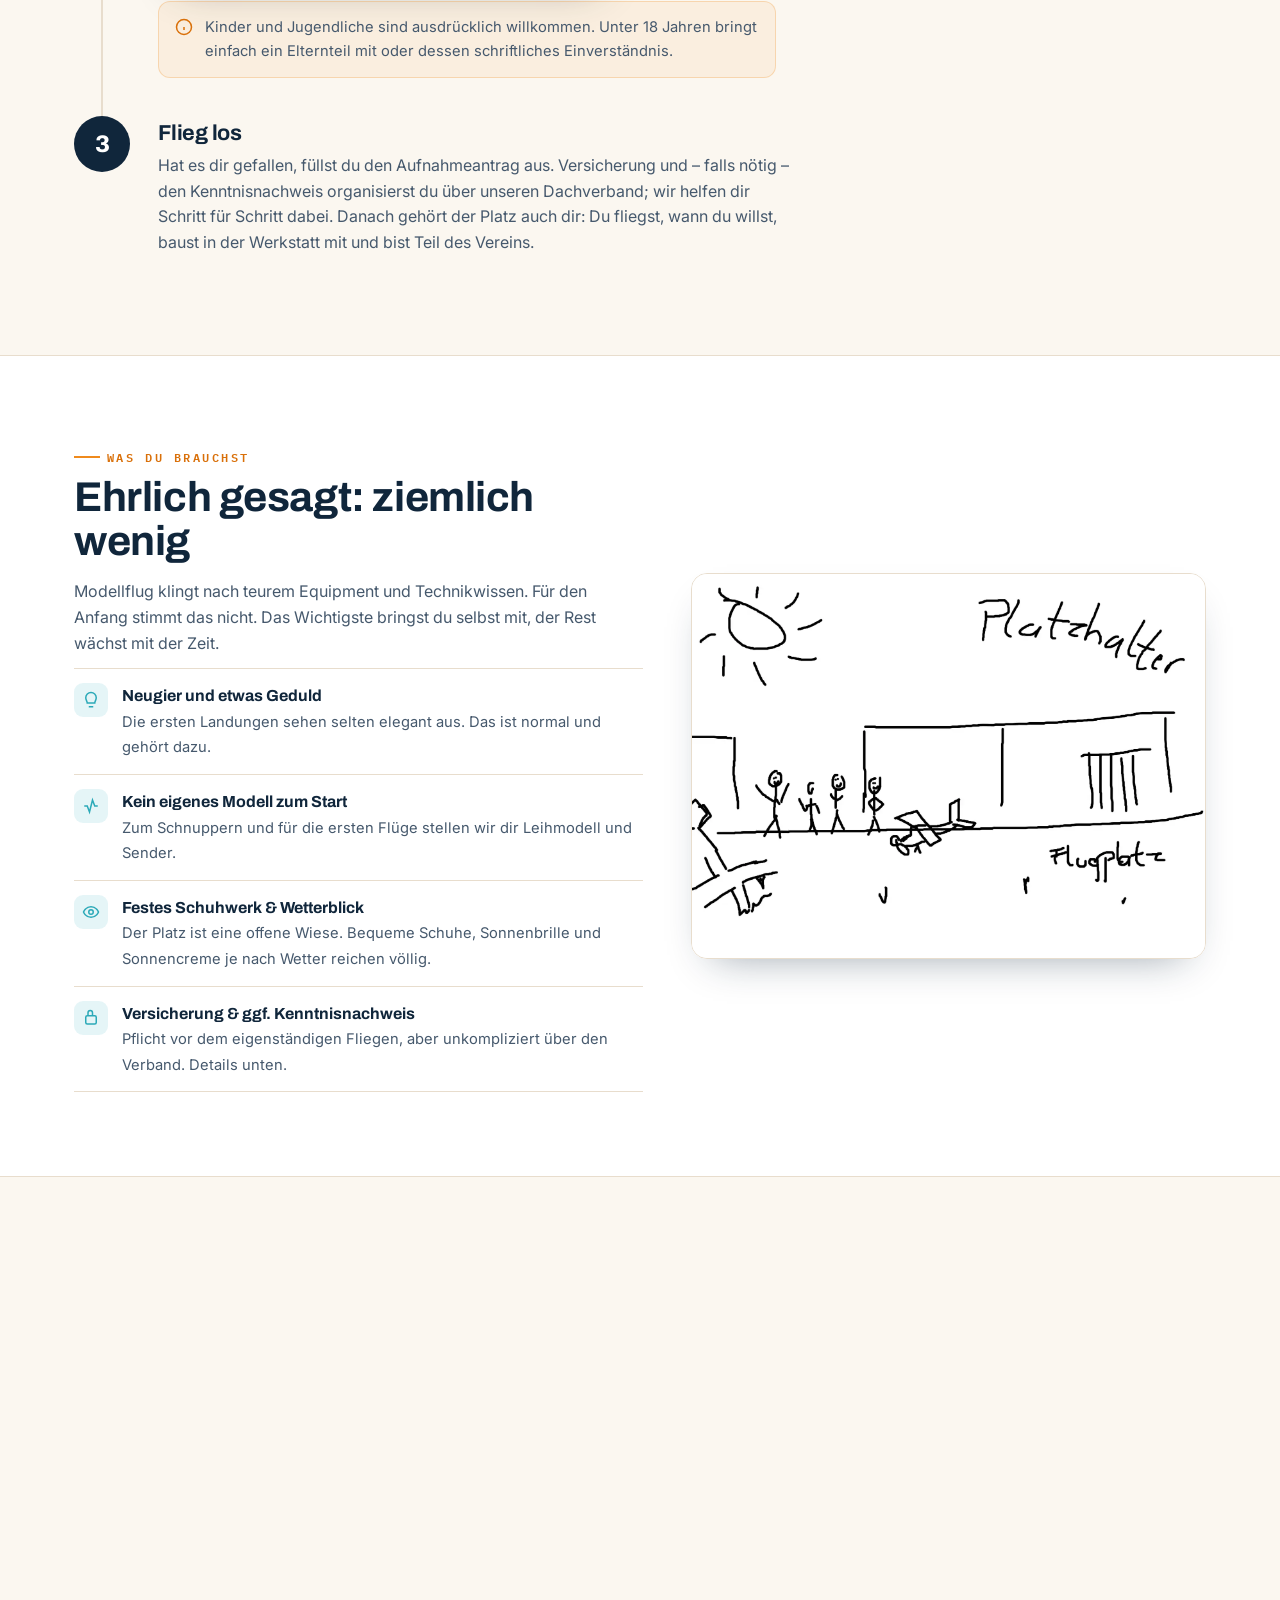
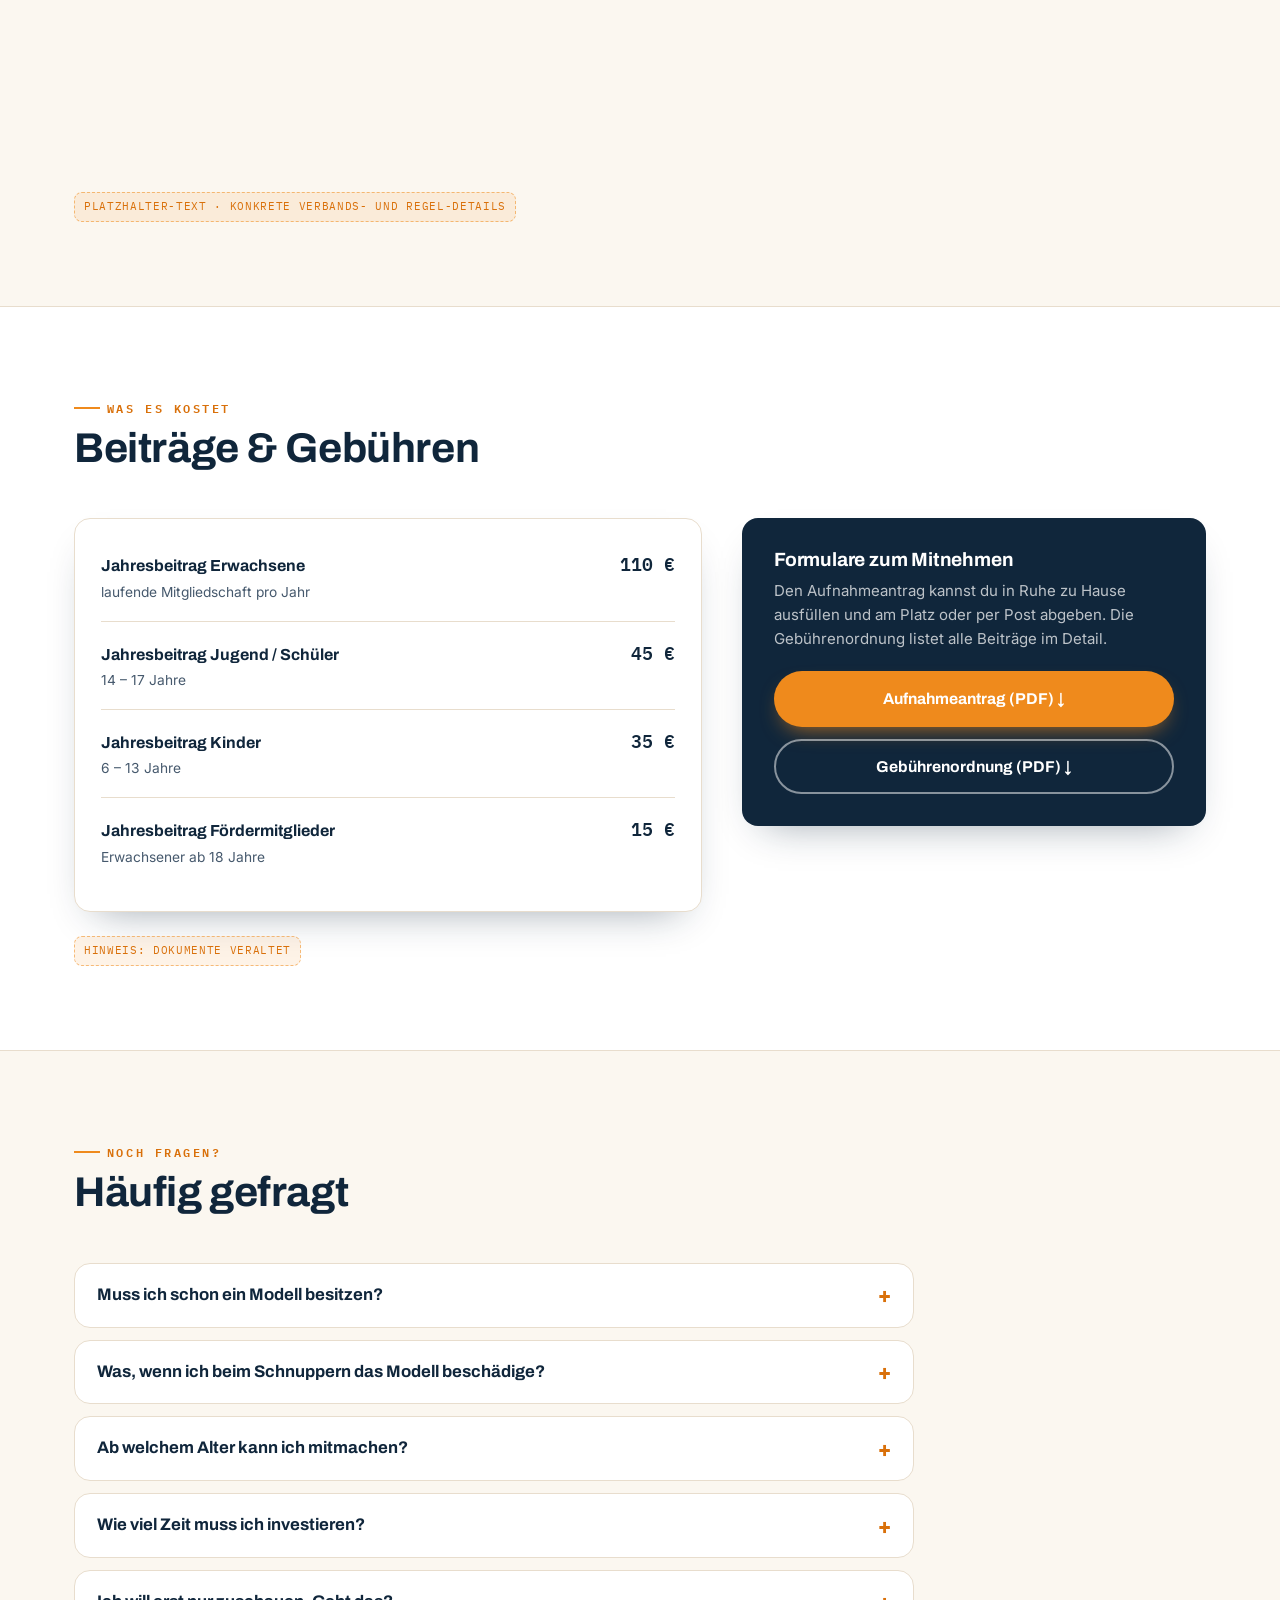
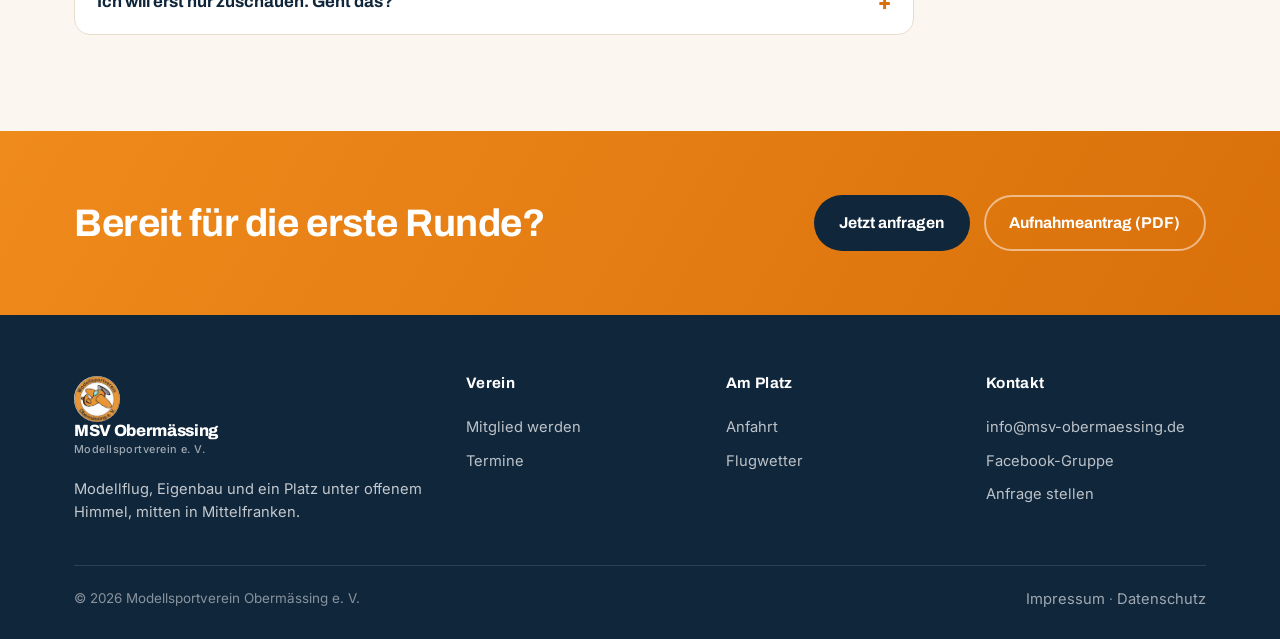
<file: mitglied-werden.html>
<!DOCTYPE html>
<html lang="de">
<head>
  <!-- Schützt vor Suchmaschinen – VOR DEM LIVE-GANG ENTFERNEN -->
  <meta name="robots" content="noindex, nofollow">
  <!-- -->
  <meta charset="UTF-8">
  <meta name="viewport" content="width=device-width, initial-scale=1.0">
  <title>Mitglied werden – Modellsportverein Obermässing e.&nbsp;V.</title>
  <meta name="description" content="So wirst du Mitglied im Modellsportverein Obermässing: vom ersten Schnupperflug über Versicherung und Kenntnisnachweis bis zum Aufnahmeantrag – Schritt für Schritt erklärt.">

  <!-- Schriften: Archivo (Display) · Inter (Text) · IBM Plex Mono (Daten) -->
  <link rel="preconnect" href="https://fonts.googleapis.com">
  <link rel="preconnect" href="https://fonts.gstatic.com" crossorigin>
  <link href="https://fonts.googleapis.com/css2?family=Archivo:wght@500;600;700;800&family=Inter:wght@400;500;600&family=IBM+Plex+Mono:wght@400;500;600&display=swap" rel="stylesheet">

  <style>
  /* =================================================================
     FARBEN & TOKENS  (identisch zur Startseite – aus dem Vereinslogo)
     ================================================================= */
  :root{
    --sky-top:#0c2a4d; --sky-mid:#1a5680; --sky-low:#5e9cc0;
    --horizon:#f4b15a; --orange:#ef8a1c; --orange-deep:#d9700a;
    --teal:#2ba9b8; --ink:#10263b; --ink-soft:#46596d;
    --paper:#fbf7f0; --cloud:#ffffff; --line:#e8ddcd;
    --good:#2f9e54; --warn:#e0982a; --bad:#d6483b;
    --maxw:1180px; --r:16px;
    --shadow:0 18px 40px -22px rgba(16,38,59,.45);
  }
  *{box-sizing:border-box;margin:0;padding:0}
  html{scroll-behavior:smooth}
  body{font-family:"Inter",system-ui,sans-serif;color:var(--ink);background:var(--paper);line-height:1.6;-webkit-font-smoothing:antialiased}
  h1,h2,h3,.display{font-family:"Archivo",sans-serif;line-height:1.05;letter-spacing:-.01em}
  a{color:inherit}
  img{max-width:100%;display:block}
  .mono{font-family:"IBM Plex Mono",monospace}
  .wrap{max-width:var(--maxw);margin-inline:auto;padding-inline:24px}

  .eyebrow{font-family:"IBM Plex Mono",monospace;font-size:.72rem;letter-spacing:.22em;text-transform:uppercase;color:var(--orange-deep);font-weight:600;display:inline-flex;align-items:center;gap:.6em}
  .eyebrow::before{content:"";width:26px;height:2px;background:var(--orange);display:inline-block}

  /* Buttons */
  .btn{display:inline-flex;align-items:center;gap:.5em;font-family:"Archivo",sans-serif;font-weight:700;font-size:.98rem;padding:.85em 1.5em;border-radius:999px;text-decoration:none;border:2px solid transparent;cursor:pointer;transition:transform .15s ease, box-shadow .15s ease, background .15s ease}
  .btn-primary{background:var(--orange);color:#fff;box-shadow:0 10px 22px -10px rgba(239,138,28,.8)}
  .btn-primary:hover{background:var(--orange-deep);transform:translateY(-2px)}
  .btn-ghost{background:transparent;color:#fff;border-color:rgba(255,255,255,.5)}
  .btn-ghost:hover{border-color:#fff;background:rgba(255,255,255,.1)}
  .btn-dark{background:var(--ink);color:#fff}
  .btn-dark:hover{background:#0a1a29;transform:translateY(-2px)}

  /* =================================================================
     KOPFZEILE / NAVIGATION  (identisch zur Startseite)
     ================================================================= */
  .site-header{position:sticky;top:0;z-index:50;background:var(--paper);border-bottom:1px solid var(--line)}
  .nav{display:flex;align-items:center;justify-content:space-between;height:72px}
  .brand{display:flex;align-items:center;gap:12px;text-decoration:none}
  .brand img{width:46px;height:46px;border-radius:50%;object-fit:cover}
  .brand .fallback-logo{width:46px;height:46px;border-radius:50%;background:var(--orange);display:grid;place-items:center;color:#fff;font-family:"Archivo";font-weight:800;font-size:1.1rem}
  .brand b{font-family:"Archivo";font-weight:800;font-size:1.02rem;letter-spacing:-.02em;line-height:1.05}
  .brand span{display:block;font-size:.68rem;color:var(--ink-soft);font-weight:500;letter-spacing:.04em}
  .nav-links{display:flex;align-items:center;gap:30px;list-style:none}
  .nav-links a{text-decoration:none;font-weight:500;font-size:.95rem;color:var(--ink);transition:color .15s}
  .nav-links a:hover{color:var(--orange-deep)}
  .nav-links a[aria-current="page"]{color:var(--orange-deep)}
  .nav .btn{padding:.6em 1.2em;font-size:.9rem}
  .nav-toggle{display:none;background:none;border:0;cursor:pointer;padding:8px}
  .nav-toggle span{display:block;width:24px;height:2px;background:var(--ink);margin:5px 0;transition:.2s}

  /* =================================================================
     SEITEN-KOPF  (kompakter Himmel – ohne Cockpit)
     ================================================================= */
  .page-hero{position:relative;overflow:hidden;color:#fff;padding-block:62px 76px;
    background:linear-gradient(180deg,var(--sky-top) 0%,var(--sky-mid) 64%,var(--sky-low) 100%)}
  .page-hero::before{content:"";position:absolute;right:-6%;bottom:-40%;width:460px;height:460px;background:radial-gradient(circle,rgba(244,177,90,.5),rgba(244,177,90,0) 65%);pointer-events:none}
  .page-hero::after{content:"";position:absolute;inset:0;pointer-events:none;opacity:.5;background-image:radial-gradient(1.5px 1.5px at 18% 22%,#fff,transparent),radial-gradient(1.5px 1.5px at 72% 16%,#fff,transparent),radial-gradient(1px 1px at 46% 30%,#fff,transparent),radial-gradient(1px 1px at 88% 26%,#fff,transparent)}
  .page-hero .wrap{position:relative;z-index:2;max-width:48em}
  .page-hero .eyebrow{color:#ffd9a8}
  .page-hero .eyebrow::before{background:var(--orange)}
  .crumbs{font-family:"IBM Plex Mono",monospace;font-size:.72rem;letter-spacing:.08em;color:rgba(255,255,255,.6);margin-bottom:18px}
  .crumbs a{text-decoration:none;color:rgba(255,255,255,.75)}
  .crumbs a:hover{color:#fff}
  .page-hero h1{font-size:clamp(2.2rem,5vw,3.5rem);font-weight:800;margin:.45rem 0 .7rem}
  .page-hero h1 .accent{color:var(--orange)}
  .page-hero .lead{font-size:1.13rem;color:rgba(255,255,255,.9);max-width:34em}

  /* Vertrauens-Chips */
  .reassure{display:flex;gap:12px;flex-wrap:wrap;margin-top:26px}
  .reassure .chip{display:inline-flex;align-items:center;gap:.5em;background:rgba(255,255,255,.1);border:1px solid rgba(255,255,255,.24);padding:.5em 1em;border-radius:999px;font-size:.9rem;font-weight:500}
  .reassure .chip svg{color:#7fe3a3;flex:0 0 auto}

  /* =================================================================
     ABSCHNITTE allgemein
     ================================================================= */
  .section{padding-block:84px}
  .section-head{max-width:46em;margin-bottom:48px}
  .section-head h2{font-size:clamp(1.9rem,3.6vw,2.6rem);font-weight:700;margin:.6rem 0 .8rem}
  .section-head p{color:var(--ink-soft);font-size:1.08rem}

  /* =================================================================
     SIGNATURE: DER WEG (vertikale Timeline – echte Reihenfolge)
     ================================================================= */
  .journey{max-width:880px}
  .j-step{position:relative;display:grid;grid-template-columns:56px 1fr;gap:28px;padding-bottom:38px}
  .j-step:last-child{padding-bottom:0}
  .j-step:not(:last-child)::before{content:"";position:absolute;left:27px;top:62px;bottom:0;width:2px;background:var(--line)}
  .j-num{position:relative;z-index:2;width:56px;height:56px;border-radius:50%;background:var(--ink);color:#fff;display:grid;place-items:center;font-family:"Archivo";font-weight:800;font-size:1.5rem;flex:0 0 auto}
  .j-body{padding-top:6px}
  .j-body h3{font-size:1.35rem;margin-bottom:.5rem}
  .j-body > p{color:var(--ink-soft);margin-bottom:1rem;max-width:40em}
  .j-tags{display:flex;gap:8px;flex-wrap:wrap;margin-top:4px}
  .j-tags span{font-size:.8rem;font-weight:600;padding:.35em .8em;border-radius:999px;background:rgba(43,169,184,.12);color:#1f7c89}
  .j-figure{margin-top:14px;border-radius:var(--r);overflow:hidden;border:1px solid var(--line);box-shadow:var(--shadow);max-width:460px;aspect-ratio:16/10}
  .j-figure img{width:100%;height:100%;object-fit:cover}
  .j-note{margin-top:14px;display:flex;gap:12px;align-items:flex-start;background:rgba(239,138,28,.08);border:1px solid rgba(239,138,28,.25);border-radius:12px;padding:14px 16px;font-size:.92rem;color:var(--ink-soft);max-width:42em}
  .j-note svg{flex:0 0 auto;color:var(--orange-deep);margin-top:2px}

  /* =================================================================
     VORAUSSETZUNGEN  (Bild + ruhige Liste)
     ================================================================= */
  .need{display:grid;grid-template-columns:1.05fr .95fr;gap:48px;align-items:center}
  .need .photo{aspect-ratio:4/3;border-radius:var(--r);overflow:hidden;border:1px solid var(--line);box-shadow:var(--shadow)}
  .need .photo img{width:100%;height:100%;object-fit:cover}
  .need ul{list-style:none;margin-top:12px}
  .need li{display:flex;gap:14px;padding:14px 0;border-bottom:1px solid var(--line)}
  .need li:first-child{border-top:1px solid var(--line)}
  .need li .ic{flex:0 0 auto;width:34px;height:34px;border-radius:9px;background:rgba(43,169,184,.12);display:grid;place-items:center;color:var(--teal)}
  .need li b{display:block;font-family:"Archivo";font-size:1rem}
  .need li span{font-size:.92rem;color:var(--ink-soft)}

  /* =================================================================
     VERSICHERUNG & KENNTNISNACHWEIS  (zwei Karten)
     ================================================================= */
  .info-grid{display:grid;grid-template-columns:1fr 1fr;gap:24px}
  .info-card{background:var(--cloud);border:1px solid var(--line);border-radius:var(--r);padding:30px;box-shadow:var(--shadow)}
  .info-card .ic{width:46px;height:46px;border-radius:12px;background:rgba(43,169,184,.12);color:var(--teal);display:grid;place-items:center;margin-bottom:16px}
  .info-card h3{font-size:1.22rem;margin-bottom:.5rem}
  .info-card p{color:var(--ink-soft);font-size:.96rem}
  .info-card p + p{margin-top:.7rem}

  /* =================================================================
     KOSTEN  (Tabelle + dunkles Aside mit Downloads)
     ================================================================= */
  .cost{display:grid;grid-template-columns:1.15fr .85fr;gap:40px;align-items:start}
  .cost-table{background:var(--cloud);border:1px solid var(--line);border-radius:var(--r);padding:14px 26px 26px;box-shadow:var(--shadow)}
  .cost-row{display:flex;justify-content:space-between;gap:18px;align-items:baseline;padding:16px 0;border-bottom:1px solid var(--line)}
  .cost-row:last-child{border-bottom:0}
  .cost-row .label b{font-family:"Archivo";font-size:1rem;display:block}
  .cost-row .label span{font-size:.86rem;color:var(--ink-soft)}
  .cost-row .amt{font-family:"IBM Plex Mono";font-weight:600;font-size:1.15rem;color:var(--ink);white-space:nowrap}
  .placeholder-flag{display:inline-flex;align-items:center;gap:.5em;font-family:"IBM Plex Mono",monospace;font-size:.7rem;letter-spacing:.06em;text-transform:uppercase;color:var(--orange-deep);background:rgba(239,138,28,.1);border:1px dashed rgba(239,138,28,.55);padding:.45em .8em;border-radius:8px;margin-top:18px}
  .cost-aside{background:var(--ink);color:#fff;border-radius:var(--r);padding:32px;box-shadow:var(--shadow)}
  .cost-aside h3{color:#fff;font-size:1.2rem;margin-bottom:.5rem}
  .cost-aside p{color:rgba(255,255,255,.72);font-size:.94rem;margin-bottom:20px}
  .cost-aside .dl{display:flex;flex-direction:column;gap:12px}
  .cost-aside .btn{justify-content:center}

  /* =================================================================
     FAQ  (native <details>, kein JS nötig)
     ================================================================= */
  .faq{max-width:840px}
  .faq details{border:1px solid var(--line);border-radius:var(--r);background:var(--cloud);margin-bottom:12px;overflow:hidden}
  .faq summary{cursor:pointer;padding:18px 22px;font-family:"Archivo";font-weight:700;font-size:1.05rem;list-style:none;display:flex;justify-content:space-between;align-items:center;gap:16px}
  .faq summary::-webkit-details-marker{display:none}
  .faq summary::after{content:"+";font-family:"IBM Plex Mono";font-size:1.4rem;line-height:1;color:var(--orange-deep);transition:transform .2s}
  .faq details[open] summary::after{content:"–"}
  .faq summary:hover{color:var(--orange-deep)}
  .faq .faq-body{padding:0 22px 20px;color:var(--ink-soft);font-size:.96rem}
  .faq .faq-body a{color:var(--orange-deep);font-weight:600}

  /* =================================================================
     CTA-BAND  (identisch zur Startseite)
     ================================================================= */
  .band{background:linear-gradient(120deg,var(--orange),var(--orange-deep));color:#fff}
  .band .wrap{padding-block:64px;display:flex;align-items:center;justify-content:space-between;gap:32px;flex-wrap:wrap}
  .band h2{font-size:clamp(1.7rem,3.4vw,2.4rem)}
  .band p{color:rgba(255,255,255,.92);max-width:32em;margin-top:.4rem}

  /* =================================================================
     FUSSZEILE  (identisch zur Startseite)
     ================================================================= */
  .footer{background:var(--ink);color:rgba(255,255,255,.75);padding-block:56px 28px}
  .footer .grid{display:grid;grid-template-columns:1.6fr 1fr 1fr 1fr;gap:40px;margin-bottom:40px}
  .footer h4{font-family:"Archivo";color:#fff;font-size:.95rem;margin-bottom:16px;letter-spacing:.02em}
  .footer a{text-decoration:none;color:rgba(255,255,255,.72);font-size:.92rem;display:block;padding:5px 0;transition:color .15s}
  .footer a:hover{color:var(--orange)}
  .footer .foot-brand p{font-size:.92rem;margin-top:14px;max-width:26em}
  .footer .foot-brand .brand b{color:#fff}
  .footer .foot-brand .brand span{color:rgba(255,255,255,.6)}
  .footer .legal{border-top:1px solid rgba(255,255,255,.12);padding-top:22px;display:flex;justify-content:space-between;gap:16px;flex-wrap:wrap;font-size:.84rem;color:rgba(255,255,255,.5)}
  .footer .legal a{display:inline;color:rgba(255,255,255,.6)}

  /* =================================================================
     SCROLL-REVEAL & RESPONSIVE
     ================================================================= */
  .reveal{opacity:0;transform:translateY(22px);transition:opacity .7s ease, transform .7s ease}
  .reveal.in{opacity:1;transform:none}

  @media (max-width:920px){
    .need,.cost{grid-template-columns:1fr;gap:32px}
    .info-grid{grid-template-columns:1fr}
    .need .photo{order:-1}
    .footer .grid{grid-template-columns:1fr 1fr}
  }
  @media (max-width:680px){
    .nav-links{position:fixed;top:72px;left:0;right:0;background:var(--paper);flex-direction:column;gap:0;align-items:stretch;padding:8px 24px 24px;border-top:1px solid var(--line);max-height:calc(100dvh - 72px);overflow-y:auto;opacity:0;visibility:hidden;pointer-events:none;transition:opacity .2s ease, visibility .2s ease}
    .nav-links.open{opacity:1;visibility:visible;pointer-events:auto}
    .nav-links a{padding:14px 0}
    .nav-links .btn{margin-top:12px;justify-content:center}
    .nav-toggle{display:block}
    .band .wrap{flex-direction:column;align-items:flex-start}
    .footer .grid{grid-template-columns:1fr}
  }
  @media (prefers-reduced-motion:reduce){
    *{animation:none!important;transition:none!important;scroll-behavior:auto!important}
    .reveal{opacity:1;transform:none}
  }
  :focus-visible{outline:3px solid var(--teal);outline-offset:2px;border-radius:4px}
  </style>
</head>
<body>

  <!-- ============================ HEADER ============================ -->
  <header class="site-header">
    <div class="wrap nav">
      <a class="brand" href="index.html" aria-label="Modellsportverein Obermässing – Startseite">
        <img src="logo.webp" alt="Vereinslogo" onerror="this.replaceWith(Object.assign(document.createElement('div'),{className:'fallback-logo',textContent:'MSV'}))">
        <span><b>MSV Obermässing</b><span>Modellsportverein e.&nbsp;V.</span></span>
      </a>
      <nav>
        <ul class="nav-links" id="navlinks">
          <!-- <li><a href="#verein">Verein</a></li> -->
          <li><a href="flugplatz.html">Flugplatz</a></li>
          <!-- <li><a href="#termine">Termine</a></li> -->
          <li><a href="kontakt.html">Kontakt</a></li>
          <li><a class="btn btn-primary" href="kontakt.html">Jetzt anfragen&nbsp;→</a></li>
        </ul>
      </nav>
      <button class="nav-toggle" id="navtoggle" aria-label="Menü öffnen" aria-expanded="false">
        <span></span><span></span><span></span>
      </button>
    </div>
  </header>

  <main>
    <!-- ============================ SEITEN-KOPF ============================ -->
    <section class="page-hero">
      <div class="wrap">
        <nav class="crumbs" aria-label="Brotkrümel"><a href="index.html">Start</a> &nbsp;/&nbsp; Mitglied werden</nav>
        <span class="eyebrow">Vom Zuschauer zum Piloten</span>
        <h1>Mitglied werden<br>Einfacher als <span class="accent">der erste Looping</span></h1>
        <p class="lead">Du brauchst kein eigenes Modell, keine Vorkenntnisse und keinen Mut zum Absturz. Du brauchst nur einen Nachmittag Zeit. Den Rest zeigen wir dir am Platz. Kostenlos.</p>
        <div class="reassure">
          <span class="chip"><svg width="16" height="16" viewBox="0 0 24 24" fill="none" stroke="currentColor" stroke-width="2.5"><path d="M20 6 9 17l-5-5"/></svg>Schnuppern gratis</span>
          <span class="chip"><svg width="16" height="16" viewBox="0 0 24 24" fill="none" stroke="currentColor" stroke-width="2.5"><path d="M20 6 9 17l-5-5"/></svg>Kein Vorwissen nötig</span>
          <span class="chip"><svg width="16" height="16" viewBox="0 0 24 24" fill="none" stroke="currentColor" stroke-width="2.5"><path d="M20 6 9 17l-5-5"/></svg>Leihmodell vorhanden</span>
          <span class="chip"><svg width="16" height="16" viewBox="0 0 24 24" fill="none" stroke="currentColor" stroke-width="2.5"><path d="M20 6 9 17l-5-5"/></svg>Du kannst nichts kaputtmachen</span>
        </div>
      </div>
    </section>

    <!-- ============================ DER WEG ============================ -->
    <section class="section">
      <div class="wrap">
        <div class="section-head reveal">
          <span class="eyebrow">So läuft's ab</span>
          <h2>In drei Schritten in der Luft</h2>
          <p>Kein Papierkrieg vorweg. Du sagst Bescheid, kommst vorbei, fliegst mit, und entscheidest erst danach, ob du dabeibleiben willst.</p>
        </div>

        <div class="journey">
          <!-- Schritt 1 -->
          <div class="j-step reveal">
            <div class="j-num">1</div>
            <div class="j-body">
              <h3>Melde dich</h3>
              <p>Schreib uns kurz über das <a href="kontakt.html" style="color:var(--orange-deep);font-weight:600">Kontaktformular</a> oder per E-Mail: wer du bist, ob du eher zuschauen oder gleich selbst fliegen möchtest, und ob du jemanden mitbringst. Wir melden uns mit einem passenden Termin. Oder schau einfach spontan vorbei.</p>
              <!-- <div class="j-tags"><span>per Formular</span><span>oder E-Mail</span><span>Antwort in wenigen Tagen</span></div> -->
            </div>
          </div>

          <!-- Schritt 2 -->
          <div class="j-step reveal">
            <div class="j-num">2</div>
            <div class="j-body">
              <h3>Komm zum Schnuppern</h3>
              <p>Am Platz zeigen wir dir die Modelle, den Ablauf und die Sicherheitsregeln. Wenn du magst, fliegst du selbst – über einen Lehrer-Schüler-Sender. Der koppelt deinen Sender mit dem eines erfahrenen Piloten: Du steuerst, aber sobald es eng wird, übernimmt er per Knopfdruck. Deshalb kannst du beim ersten Mal nichts zu Bruch fliegen.</p>
              <figure class="j-figure">
                <!-- PLATZHALTER: zeigt idealerweise Anfänger + Fluglehrer nebeneinander, beide mit Sender (Lehrer-Schüler-Betrieb) -->
                <img src="mitglied-werden/lehrerschueler.webp" alt="Fluglehrer und Einsteiger fliegen gemeinsam über einen Lehrer-Schüler-Sender" loading="lazy">
              </figure>
              <div class="j-note">
                <svg width="18" height="18" viewBox="0 0 24 24" fill="none" stroke="currentColor" stroke-width="2"><circle cx="12" cy="12" r="10"/><path d="M12 16v-4M12 8h.01"/></svg>
                <span>Kinder und Jugendliche sind ausdrücklich willkommen. Unter 18 Jahren bringt einfach ein Elternteil mit oder dessen schriftliches Einverständnis.</span>
              </div>
            </div>
          </div>

          <!-- Schritt 3 -->
          <div class="j-step reveal">
            <div class="j-num">3</div>
            <div class="j-body">
              <h3>Flieg los</h3>
              <p>Hat es dir gefallen, füllst du den Aufnahmeantrag aus. Versicherung und – falls nötig – den Kenntnisnachweis organisierst du über unseren Dachverband; wir helfen dir Schritt für Schritt dabei. Danach gehört der Platz auch dir: Du fliegst, wann du willst, baust in der Werkstatt mit und bist Teil des Vereins.</p>
              <!-- <div class="j-tags"><span>Aufnahmeantrag</span><span>Versicherung über DMFV</span><span>fertig</span></div> -->
            </div>
          </div>
        </div>
      </div>
    </section>

    <!-- ============================ VORAUSSETZUNGEN ============================ -->
    <section class="section" style="background:#fff;border-block:1px solid var(--line)">
      <div class="wrap need">
        <div class="reveal">
          <span class="eyebrow">Was du brauchst</span>
          <h2 style="font-size:clamp(1.9rem,3.6vw,2.6rem);margin:.6rem 0 1rem">Ehrlich gesagt: ziemlich wenig</h2>
          <p style="color:var(--ink-soft)">Modellflug klingt nach teurem Equipment und Technikwissen. Für den Anfang stimmt das nicht. Das Wichtigste bringst du selbst mit, der Rest wächst mit der Zeit.</p>
          <ul>
            <li>
              <span class="ic" aria-hidden="true"><svg width="18" height="18" viewBox="0 0 24 24" fill="none" stroke="currentColor" stroke-width="2"><path d="M12 2a7 7 0 0 0-7 7c0 3 2 5 2 7h10c0-2 2-4 2-7a7 7 0 0 0-7-7Z"/><path d="M9 21h6"/></svg></span>
              <div><b>Neugier und etwas Geduld</b><span>Die ersten Landungen sehen selten elegant aus. Das ist normal und gehört dazu.</span></div>
            </li>
            <li>
              <span class="ic" aria-hidden="true"><svg width="18" height="18" viewBox="0 0 24 24" fill="none" stroke="currentColor" stroke-width="2"><path d="M3 12h4l3 8 4-16 3 8h4"/></svg></span>
              <div><b>Kein eigenes Modell zum Start</b><span>Zum Schnuppern und für die ersten Flüge stellen wir dir Leihmodell und Sender.</span></div>
            </li>
            <li>
              <span class="ic" aria-hidden="true"><svg width="18" height="18" viewBox="0 0 24 24" fill="none" stroke="currentColor" stroke-width="2"><path d="M2 12s3-7 10-7 10 7 10 7-3 7-10 7S2 12 2 12Z"/><circle cx="12" cy="12" r="3"/></svg></span>
              <div><b>Festes Schuhwerk &amp; Wetterblick</b><span>Der Platz ist eine offene Wiese. Bequeme Schuhe, Sonnenbrille und Sonnencreme je nach Wetter reichen völlig.</span></div>
            </li>
            <li>
              <span class="ic" aria-hidden="true"><svg width="18" height="18" viewBox="0 0 24 24" fill="none" stroke="currentColor" stroke-width="2"><path d="M14 9V5a3 3 0 0 0-6 0v4"/><rect x="5" y="9" width="14" height="11" rx="2"/></svg></span>
              <div><b>Versicherung &amp; ggf. Kenntnisnachweis</b><span>Pflicht vor dem eigenständigen Fliegen, aber unkompliziert über den Verband. Details unten.</span></div>
            </li>
          </ul>
        </div>
        <div class="photo reveal">
          <!-- PLATZHALTER: einladendes, helles Foto vom Platz mit ein paar Mitgliedern – vermittelt "hier bist du willkommen". Querformat. -->
          <img src="mitglied-werden/hallo.webp" alt="Mitglieder des Vereins am Flugplatz an einem sonnigen Flugtag" loading="lazy">
        </div>
      </div>
    </section>

    <!-- ============================ VERSICHERUNG & KENNTNISNACHWEIS ============================ -->
    <section class="section">
      <div class="wrap">
        <div class="section-head reveal">
          <span class="eyebrow">Das Formale</span>
          <h2>Versicherung &amp; Kenntnisnachweis</h2>
          <p>Zwei Begriffe, die Einsteiger oft abschrecken. In der Praxis sind beide schnell erledigt. Wir gehen sie mit dir gemeinsam durch.</p>
        </div>
        <div class="info-grid">
          <div class="info-card reveal">
            <div class="ic" aria-hidden="true"><svg width="22" height="22" viewBox="0 0 24 24" fill="none" stroke="currentColor" stroke-width="2"><path d="M12 22s8-4 8-10V5l-8-3-8 3v7c0 6 8 10 8 10Z"/></svg></div>
            <h3>Haftpflicht-Versicherung</h3>
            <p>Wer Modelle fliegt, braucht eine passende Modellflug-Haftpflicht – falls doch einmal etwas zu Bruch geht, das nicht dir gehört. Über die Mitgliedschaft in unserem Dachverband ist dieser Versicherungsschutz bereits enthalten.</p>
            <p>Du musst dich also nicht selbst um einen Vertrag kümmern. Wir sagen dir genau, was du beim Verband anhakst.</p>
          </div>
          <div class="info-card reveal">
            <div class="ic" aria-hidden="true"><svg width="22" height="22" viewBox="0 0 24 24" fill="none" stroke="currentColor" stroke-width="2"><path d="M4 19.5A2.5 2.5 0 0 1 6.5 17H20"/><path d="M6.5 2H20v20H6.5A2.5 2.5 0 0 1 4 19.5v-15A2.5 2.5 0 0 1 6.5 2Z"/></svg></div>
            <h3>Kenntnisnachweis (EU-Regeln)</h3>
            <p>Für ferngesteuerte Flugmodelle gelten seit einigen Jahren EU-weite Regeln. Je nach Gewicht des Modells und Art des Fliegens kann ein Kenntnis- bzw. Kompetenznachweis nötig sein, im Kern ein Online-Test über die Grundregeln.</p>
            <p>Was konkret für dich gilt, hängt von deinem Modell ab. Wir erklären dir den aktuellen Stand und begleiten dich durch die Anmeldung.</p>
          </div>
        </div>
        <p class="placeholder-flag" style="margin-top:24px">Platzhalter-Text · konkrete Verbands- und Regel-Details</p>
      </div>
    </section>

    <!-- ============================ KOSTEN ============================ -->
    <section class="section" style="background:#fff;border-block:1px solid var(--line)">
      <div class="wrap">
        <div class="section-head reveal">
          <span class="eyebrow">Was es kostet</span>
          <h2>Beiträge &amp; Gebühren</h2>
        </div>
        <div class="cost">
          <div class="reveal">
            <div class="cost-table">
              <div class="cost-row">
                <div class="label"><b>Jahresbeitrag Erwachsene</b><span>laufende Mitgliedschaft pro Jahr</span></div>
                <div class="amt">110 €</div>
              </div>
              <div class="cost-row">
                <div class="label"><b>Jahresbeitrag Jugend / Schüler</b><span>14 – 17 Jahre</span></div>
                <div class="amt">45 €</div>
              </div>
			  <div class="cost-row">
                <div class="label"><b>Jahresbeitrag Kinder</b><span>6 – 13 Jahre</span></div>
                <div class="amt">35 €</div>
              </div>
              <div class="cost-row">
                <div class="label"><b>Jahresbeitrag Fördermitglieder</b><span>Erwachsener ab 18 Jahre</span></div>
                <div class="amt">15 €</div>
              </div>
            </div>
          </div>

          <aside class="cost-aside reveal">
            <h3>Formulare zum Mitnehmen</h3>
            <p>Den Aufnahmeantrag kannst du in Ruhe zu Hause ausfüllen und am Platz oder per Post abgeben. Die Gebührenordnung listet alle Beiträge im Detail.</p>
            <div class="dl">
              <!-- TODO: PDFs unter /dokumente/ ablegen; dann funktionieren die Links direkt. -->
              <a class="btn btn-primary" href="dokumente/aufnahmeantrag.pdf" download>Aufnahmeantrag (PDF) ↓</a>
              <a class="btn btn-ghost" style="border-color:rgba(255,255,255,.5)" href="dokumente/gebuehrenordnung.pdf" download>Gebührenordnung (PDF) ↓</a>
            </div>
          </aside>
        </div>
		<p class="placeholder-flag" style="margin-top:24px">Hinweis: Dokumente veraltet</p>
      </div>
    </section>

    <!-- ============================ FAQ ============================ -->
    <section class="section">
      <div class="wrap">
        <div class="section-head reveal">
          <span class="eyebrow">Noch Fragen?</span>
          <h2>Häufig gefragt</h2>
        </div>
        <div class="faq reveal">
          <details>
            <summary>Muss ich schon ein Modell besitzen?</summary>
            <div class="faq-body">Nein. Zum Schnuppern und für die ersten Flüge bekommst du ein Leihmodell und einen Sender von uns. Ein eigenes Modell legst du dir erst zu, wenn du weißt, dass dir das Hobby liegt. Wir beraten dich gern bei der Wahl.</div>
          </details>
          <details>
            <summary>Was, wenn ich beim Schnuppern das Modell beschädige?</summary>
            <div class="faq-body">Das ist eingeplant und kein Problem. Beim Lehrer-Schüler-Betrieb hat ein erfahrener Pilot jederzeit die Kontrolle und übernimmt, bevor etwas passiert. Du fliegst also ohne Risiko und ohne Kosten, falls doch mal eine Landung daneben geht.</div>
          </details>
          <details>
            <summary>Ab welchem Alter kann ich mitmachen?</summary>
            <div class="faq-body">Modellflug ist etwas für fast jedes Alter. Kinder und Jugendliche sind sehr willkommen; unter 18 Jahren brauchen wir die Unterschrift eines Erziehungsberechtigten. Ein konkretes Mindestalter klären wir beim ersten Kontakt.</div>
          </details>
          <details>
            <summary>Wie viel Zeit muss ich investieren?</summary>
            <div class="faq-body">So viel oder so wenig, wie du möchtest. Manche kommen an jedem Flug-Sonntag, andere nur, wenn das Wetter passt. Es gibt keine Anwesenheitspflicht, nur eine offene Wiese, wann immer du fliegen willst.</div>
          </details>
          <details>
            <summary>Ich will erst nur zuschauen. Geht das?</summary>
            <div class="faq-body">Klar. Zuschauen ist jederzeit und unverbindlich möglich. An Flugtagen ist fast immer jemand da, der gern erklärt, was gerade in der Luft ist. <a href="kontakt.html">Schreib uns einfach</a>, dann sagen wir dir, wann sich ein Besuch lohnt.</div>
          </details>
        </div>
      </div>
    </section>

    <!-- ============================ CTA-BAND ============================ -->
    <section class="band">
      <div class="wrap">
        <div class="reveal">
          <h2>Bereit für die erste Runde?</h2>
        </div>
        <div class="reveal" style="display:flex;gap:14px;flex-wrap:wrap">
          <a class="btn btn-dark" href="kontakt.html">Jetzt anfragen</a>
          <a class="btn btn-ghost" href="dokumente/aufnahmeantrag.pdf" download>Aufnahmeantrag (PDF)</a>
        </div>
      </div>
    </section>
  </main>

  <!-- ============================ FUSSZEILE ============================ -->
  <footer class="footer">
    <div class="wrap">
      <div class="grid">
        <div class="foot-brand">
          <a class="brand" href="index.html">
            <img src="logo.webp" alt="" onerror="this.replaceWith(Object.assign(document.createElement('div'),{className:'fallback-logo',textContent:'MSV'}))">
            <span><b>MSV Obermässing</b><span>Modellsportverein e.&nbsp;V.</span></span>
          </a>
          <p>Modellflug, Eigenbau und ein Platz unter offenem Himmel, mitten in Mittelfranken.</p>
        </div>
        <div>
          <h4>Verein</h4>
          <!-- <a href="index.html#verein">Über uns</a> -->
          <a href="#top">Mitglied werden</a>
          <a href="index.html#termine">Termine</a>
          <!-- <a href="#" data-placeholder>Vorstand</a> -->
        </div>
        <div>
          <h4>Am Platz</h4>
          <a href="flugplatz.html#anfahrt">Anfahrt</a>
          <!-- <a href="#" data-placeholder>Platzordnung</a> -->
          <a href="flugplatz.html#flugwetter">Flugwetter</a>
          <!-- <a href="#" data-placeholder>Sicherheit</a> -->
        </div>
        <div>
          <h4>Kontakt</h4>
          <a href="mailto:info@msv-obermaessing.de">info@msv-obermaessing.de</a>
          <a href="#" data-placeholder>Facebook-Gruppe</a>
          <a href="kontakt.html">Anfrage stellen</a>
        </div>
      </div>
      <div class="legal">
        <span>© <span id="year"></span> Modellsportverein Obermässing e.&nbsp;V.</span>
        <span>
          <a href="impressum.html">Impressum</a> ·
          <a href="datenschutz.html">Datenschutz</a>
        </span>
      </div>
    </div>
  </footer>

  <script>
  /* Mobiles Menü */
  const toggle = document.getElementById("navtoggle");
  const links  = document.getElementById("navlinks");
  toggle.addEventListener("click", ()=>{
    const open = links.classList.toggle("open");
    toggle.setAttribute("aria-expanded", open);
  });
  links.querySelectorAll("a").forEach(a=>a.addEventListener("click",()=>links.classList.remove("open")));

  /* Scroll-Reveal */
  const io = new IntersectionObserver((entries)=>{
    entries.forEach(e=>{ if(e.isIntersecting){ e.target.classList.add("in"); io.unobserve(e.target); } });
  },{threshold:.12});
  document.querySelectorAll(".reveal").forEach(el=>io.observe(el));

  /* Jahr in der Fußzeile */
  document.getElementById("year").textContent = new Date().getFullYear();

  /* Platzhalter-Links abfangen, damit nichts ins Leere klickt */
  document.querySelectorAll('[data-placeholder]').forEach(a=>{
    a.addEventListener("click",e=>{ e.preventDefault(); });
  });
  </script>
</body>
</html>
</file>
<file: fonts.css>
/* =================================================================
   Selbst gehostete Schriften – ersetzt die externe Einbindung von
   Google Fonts (keine IP-Übertragung an Google mehr).
   Schnitte exakt passend zur Webseite:
     Archivo      500, 600, 700, 800
     Inter        400, 500, 600
     IBM Plex Mono 400, 500, 600
   Lizenz: SIL Open Font License 1.1 (freie Nutzung, auch kommerziell)
   ================================================================= */

/* ---------- Archivo (Display: Überschriften) ---------- */
@font-face{
  font-family:"Archivo"; font-style:normal; font-weight:500; font-display:swap;
  src:url("fonts/archivo-500.woff2") format("woff2");
}
@font-face{
  font-family:"Archivo"; font-style:normal; font-weight:600; font-display:swap;
  src:url("fonts/archivo-600.woff2") format("woff2");
}
@font-face{
  font-family:"Archivo"; font-style:normal; font-weight:700; font-display:swap;
  src:url("fonts/archivo-700.woff2") format("woff2");
}
@font-face{
  font-family:"Archivo"; font-style:normal; font-weight:800; font-display:swap;
  src:url("fonts/archivo-800.woff2") format("woff2");
}

/* ---------- Inter (Fließtext) ---------- */
@font-face{
  font-family:"Inter"; font-style:normal; font-weight:400; font-display:swap;
  src:url("fonts/inter-400.woff2") format("woff2");
}
@font-face{
  font-family:"Inter"; font-style:normal; font-weight:500; font-display:swap;
  src:url("fonts/inter-500.woff2") format("woff2");
}
@font-face{
  font-family:"Inter"; font-style:normal; font-weight:600; font-display:swap;
  src:url("fonts/inter-600.woff2") format("woff2");
}

/* ---------- IBM Plex Mono (Daten/Labels) ---------- */
@font-face{
  font-family:"IBM Plex Mono"; font-style:normal; font-weight:400; font-display:swap;
  src:url("fonts/ibm-plex-mono-400.woff2") format("woff2");
}
@font-face{
  font-family:"IBM Plex Mono"; font-style:normal; font-weight:500; font-display:swap;
  src:url("fonts/ibm-plex-mono-500.woff2") format("woff2");
}
@font-face{
  font-family:"IBM Plex Mono"; font-style:normal; font-weight:600; font-display:swap;
  src:url("fonts/ibm-plex-mono-600.woff2") format("woff2");
}
</file>
